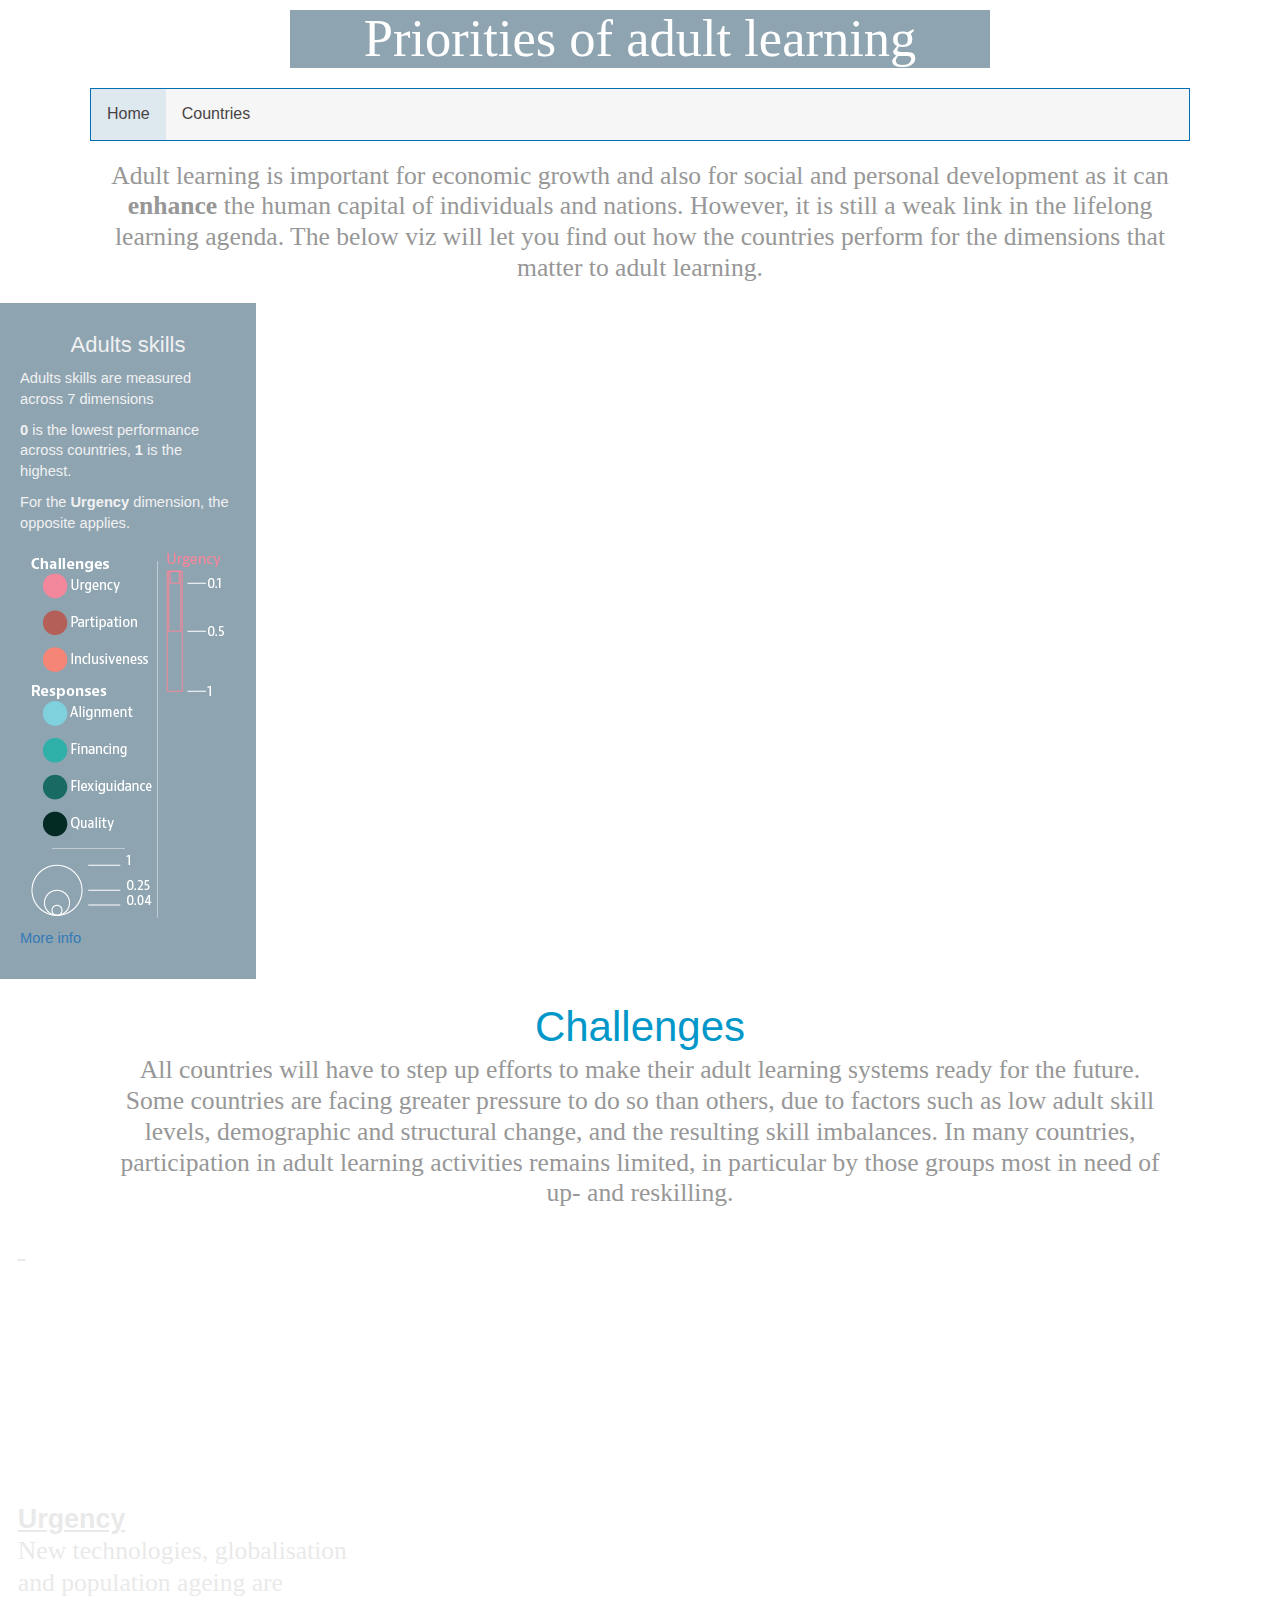
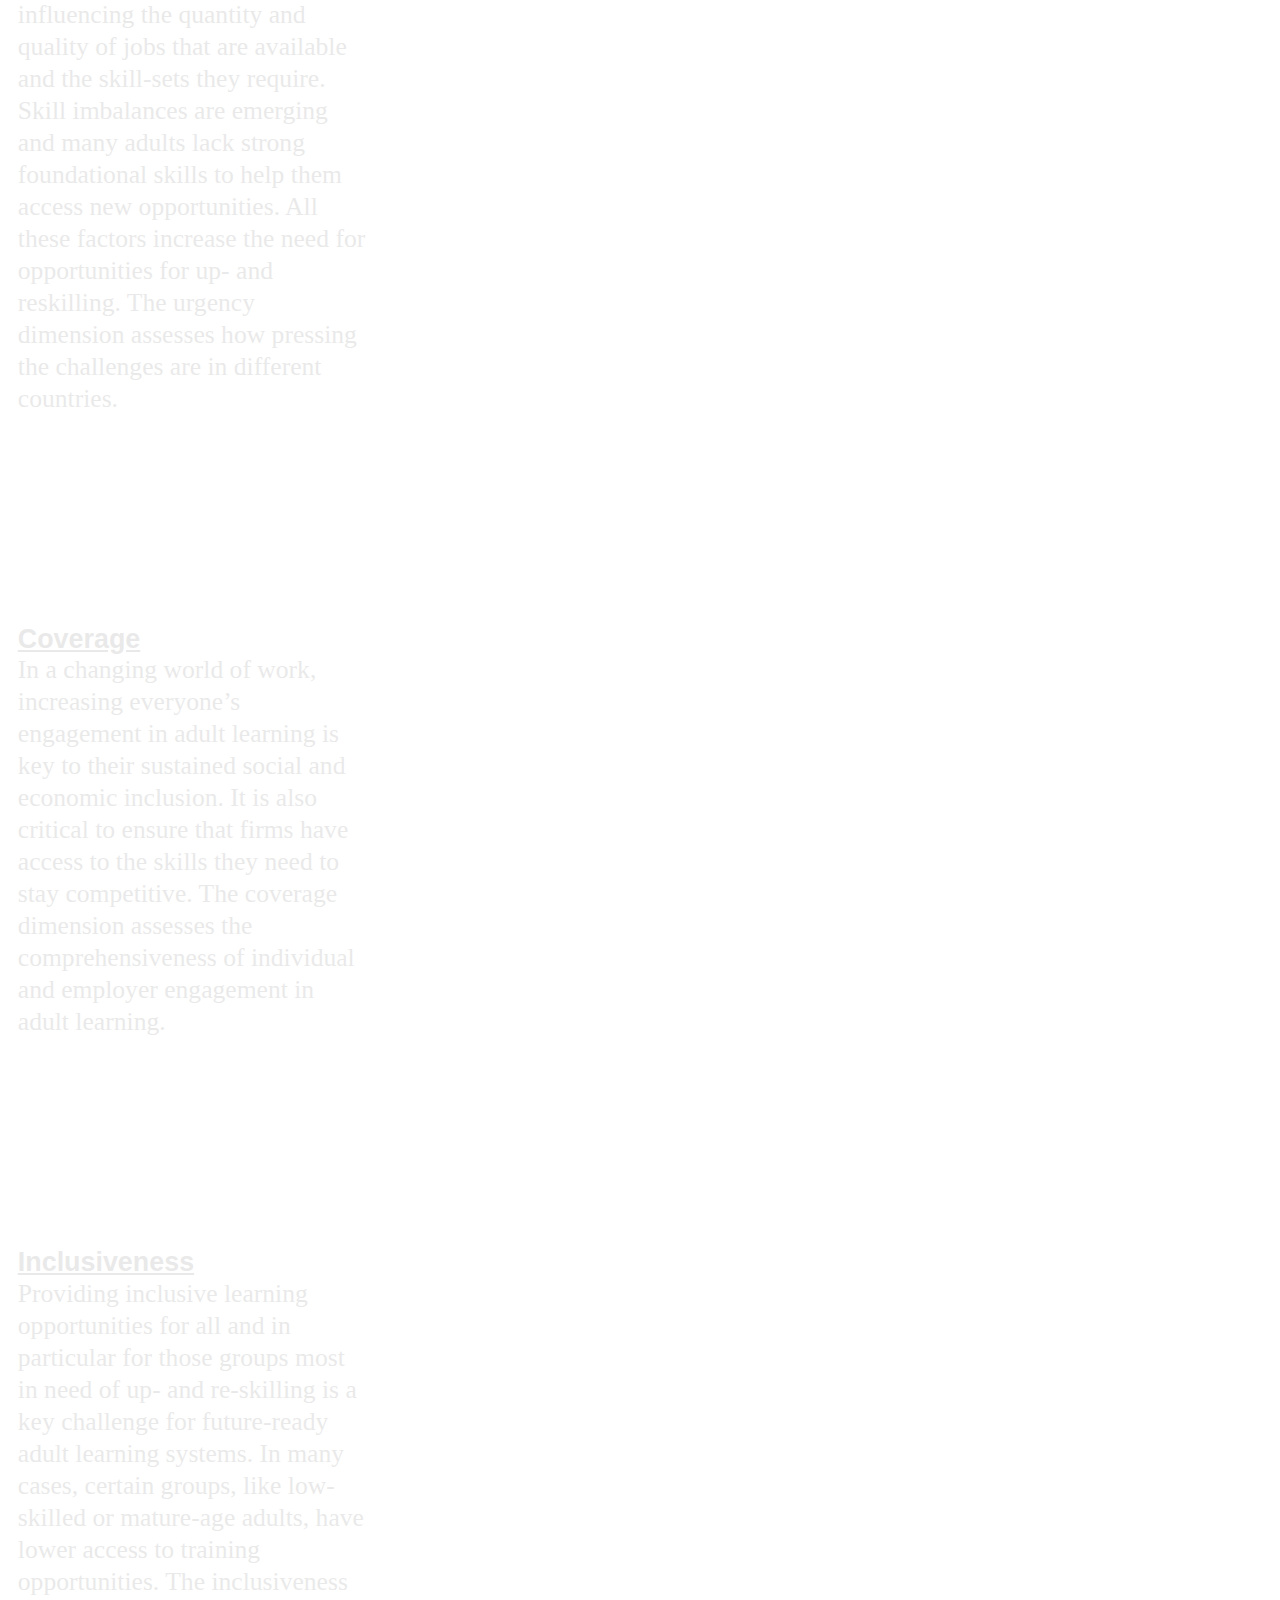
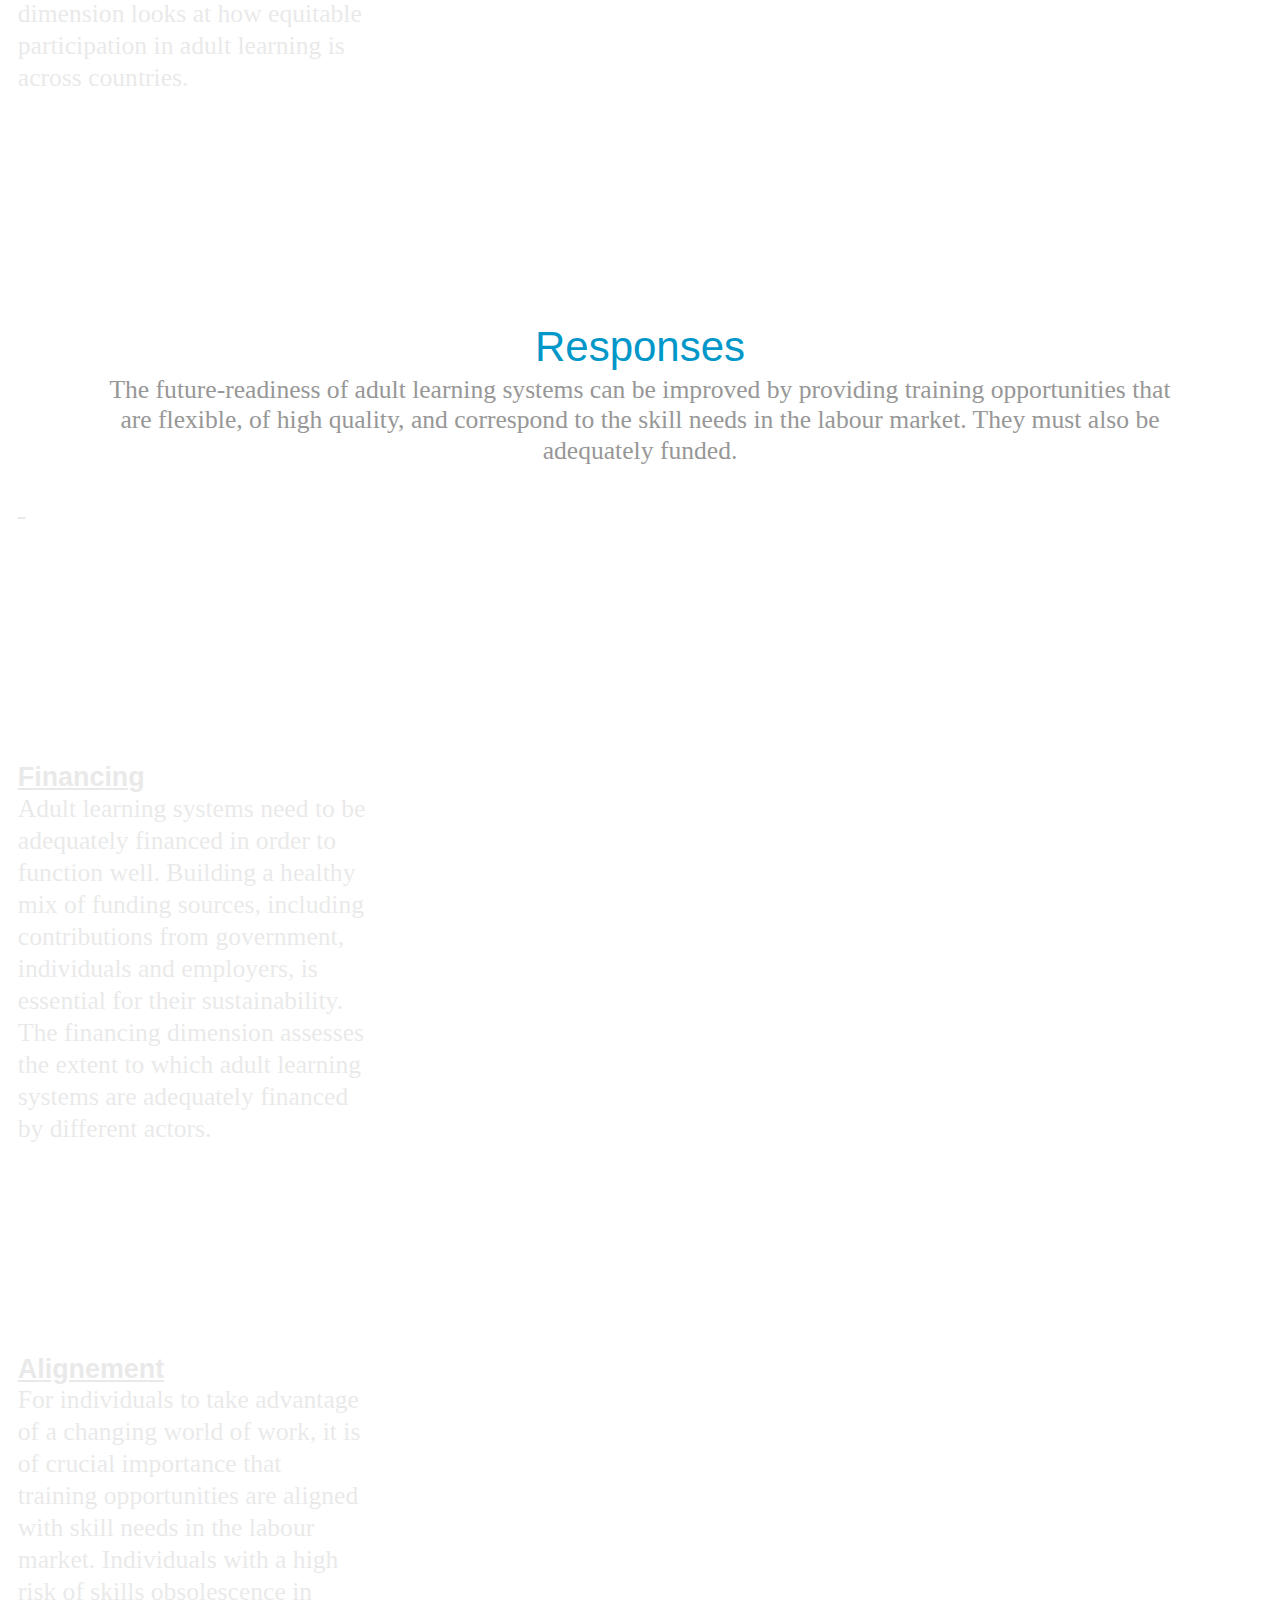
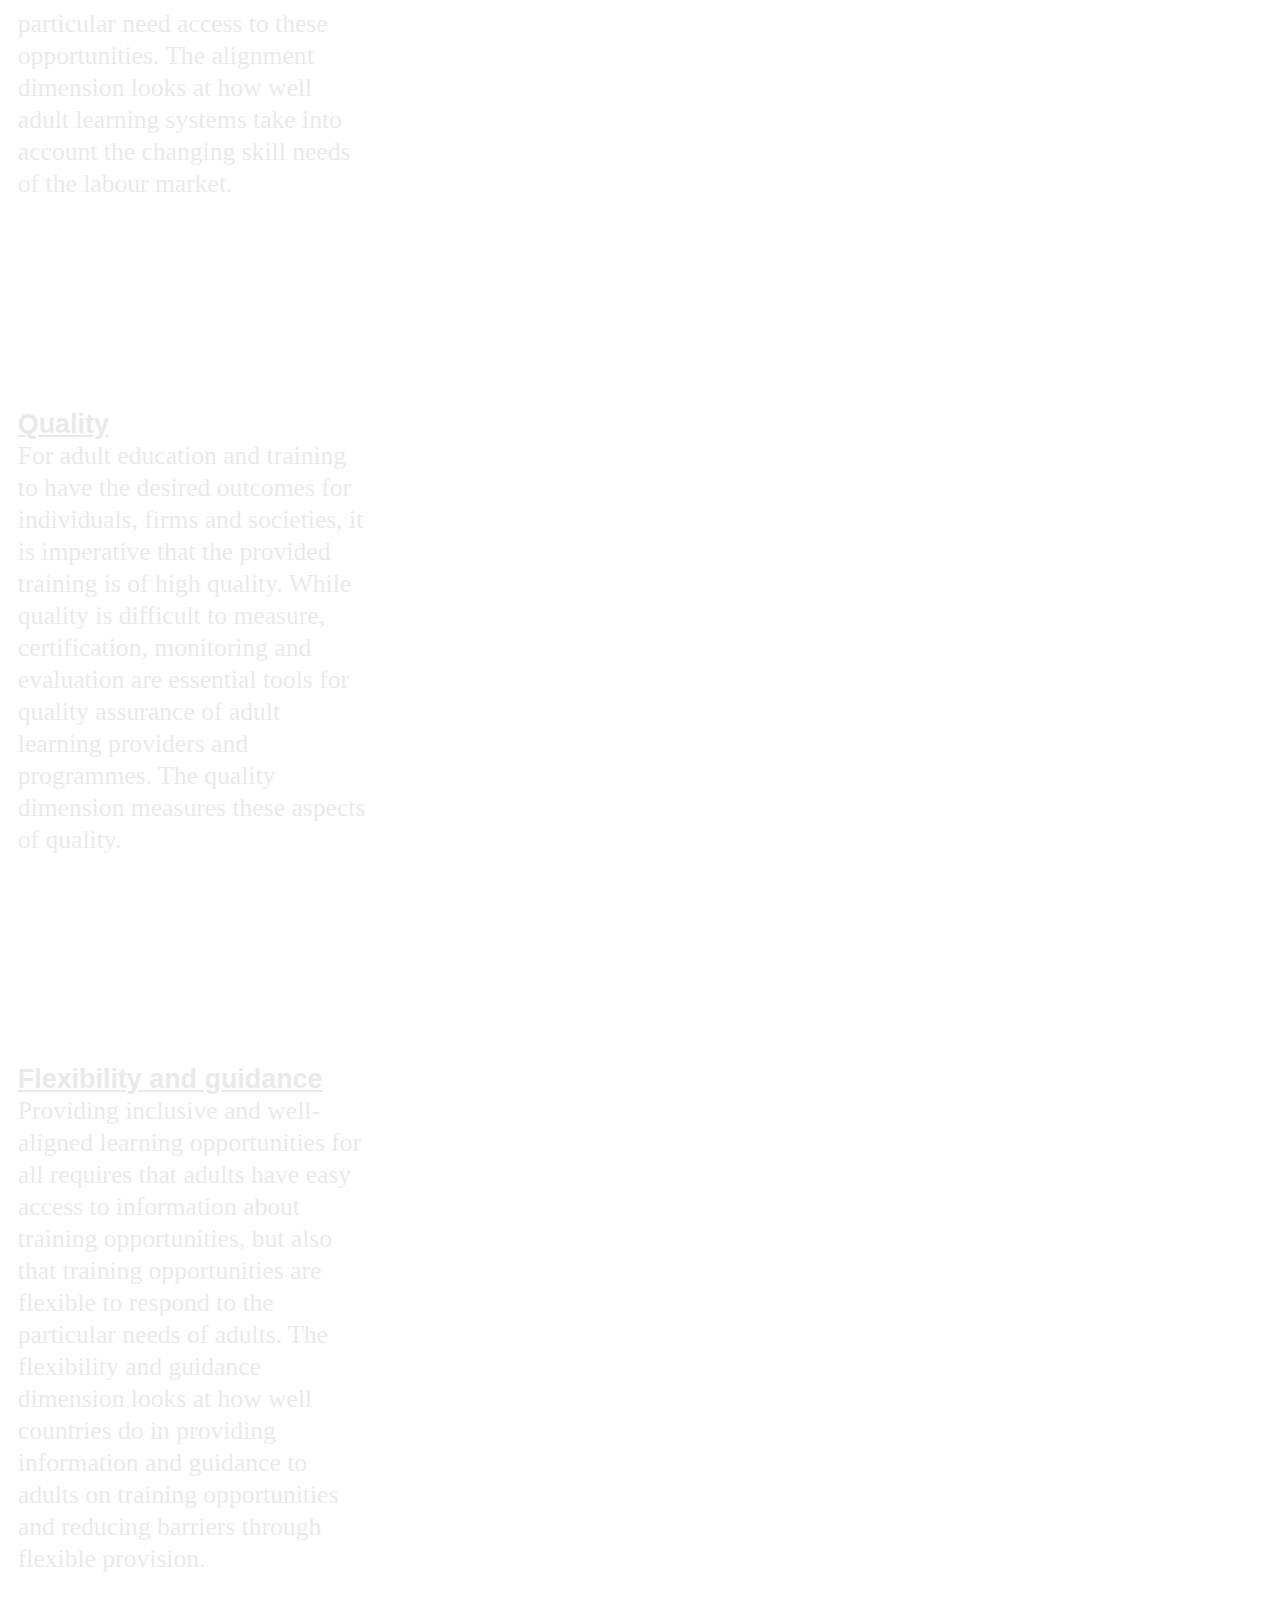
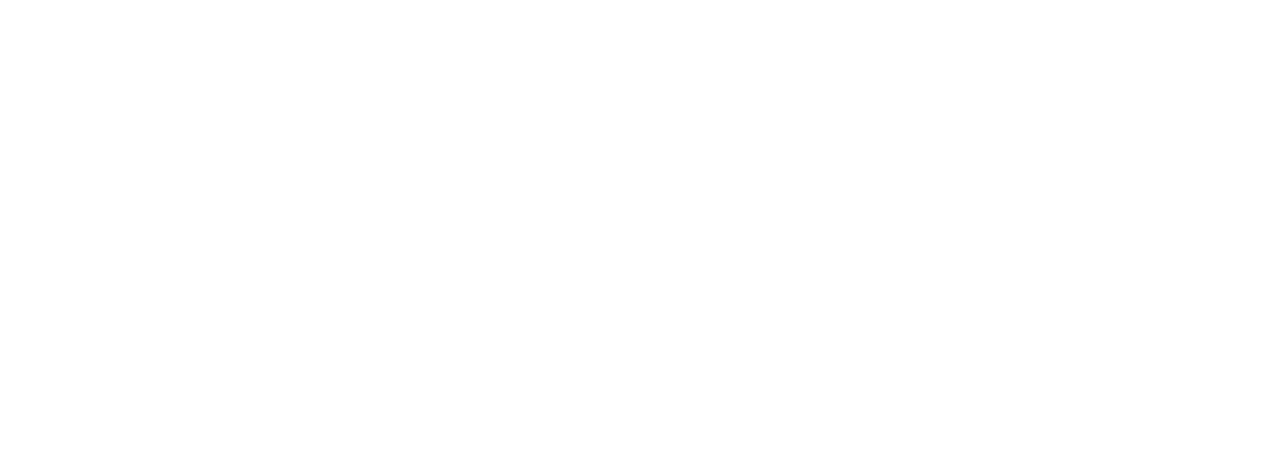
<file: index.html>
<!doctype html>
<html>
	<head>
		<!--The browser can use non-English-language characters (...kind of) -->
		<meta name="viewport" content="width=device-width, initial-scale=1">
		<script src="libs/d3.v4.min.js"></script>
		<script src="libs/d3.v4.jetpack.min.js"></script>
		<script src="libs/d3-scale-chromatic.v1.min.js"></script>
		<script src="libs/d3-queue.v3.min.js"></script>
		<script src="libs/graph-scroll.js"></script>
		<script src="js/wrapText.js"></script>
    <link rel="stylesheet" href="https://maxcdn.bootstrapcdn.com/bootstrap/3.3.7/css/bootstrap.min.css">
    <script src="https://ajax.googleapis.com/ajax/libs/jquery/3.3.1/jquery.min.js"></script>
    <script src="https://maxcdn.bootstrapcdn.com/bootstrap/3.3.7/js/bootstrap.min.js"></script>
    <link rel="stylesheet" href="style.css" rel="stylesheet">  
		<meta charset="utf-8">
		<style></style>
	</head>
	<body>
		<h1>Priorities of adult learning</h1>
		<br/>    <!-- Tab links -->
  <div class="tab">
    <button class="tablinks"  id="defaultOpen" onclick="openTabs(event, 'scrollView')">Home</button>
    <button class="tablinks" id="countryStatsView" onclick="openTabs(event, 'countryView')">Countries</button>
  </div>
    <br/>
		<div class="paragraph">Adult learning is important for economic growth and also for social and personal development as it can <b>enhance</b> the human capital of individuals and nations. However, it is still a weak link in the lifelong learning agenda. The below viz will let you find out how the countries perform for the dimensions that matter to adult learning.</div>
		</div>
		<br/>


    <div id="scrollView"  class="tabcontent">
  		<div id="wrapper">
  			<div id="legend">
  				<h1>Adults skills</h1>
  				<p>Adults skills are measured across 7 dimensions </p>
  				<p><b>0</b> is the lowest performance across countries, <b>1</b> is the highest.</p> 
          <p>For the <b>Urgency</b> dimension, the opposite applies.</p>
  				<img id="imgLegend" src="Legend.png" height="384px" width="224px" />
          <br/>	
          <p><a href="https://www.oecd.org" target="_blank">More info</a></p>
  			</div>
  			<div id="chart"></div>
  		</div>
  		<br/>	
  		<h2>Challenges</h2>
  		<div class="paragraph">All countries will have to step up efforts to make their adult learning systems ready for the future. Some countries are facing greater pressure to do so than others, due to factors such as low adult skill levels, demographic and structural change, and the resulting skill imbalances. In many countries, participation in adult learning activities remains limited, in particular by those groups most in need of up- and reskilling.  
      </div>
      <br/>
   		<div id='container' class='container-1'>
        <div id="challengesChart"></div>
        <div id='sections'>
          <div>
            <h3>&nbsp;</h3>
            <span class="def">&nbsp;
          </div>
      		<div>
        			<h3>Urgency</h3>
        			<span class="def">New technologies, globalisation and population ageing are influencing the quantity and quality of jobs that are available and the skill-sets they require. Skill imbalances are emerging and many adults lack strong foundational skills to help them access new opportunities. All these factors increase the need for opportunities for up- and reskilling. The urgency dimension assesses how pressing the challenges are in different countries.
        			</span>
       			
      		</div>
      		<div>
        			<h3>Coverage</h3>
        			<span class="def">In a changing world of work, increasing everyone’s engagement in adult learning is key to their sustained social and economic inclusion. It is also critical to ensure that firms have access to the skills they need to stay competitive. The coverage dimension assesses the comprehensiveness of individual and employer engagement in adult learning.
        			</span>
      		</div>
      		<div>
        			<h3>Inclusiveness</h3>
        			<span class="def">Providing inclusive learning opportunities for all and in particular for those groups most in need of up- and re-skilling is a key challenge for future-ready adult learning systems. In many cases, certain groups, like low-skilled or mature-age adults, have lower access to training opportunities. The inclusiveness dimension looks at how equitable participation in adult learning is across countries. 
        			</span>
        		</div>
          </div>
        </div>
        <br/>
  		  <h2>Responses</h2>
          <div class="paragraph">The future-readiness of adult learning systems can be improved by providing training opportunities that are flexible, of high quality, and correspond to the skill needs in the labour market. They must also be adequately funded.</div>
          <br/>
  		    <div id='container2' class='container-2'>
        		<div id="responsesChart"></div>
        		<div id='sections2'>
              <div>
                  <h3>&nbsp;</h3>
                  <span class="def">&nbsp;
              </div>
          		<div>
            			<h3>Financing</h3>
            			<span class="def">Adult learning systems need to be adequately financed in order to function well. Building a healthy mix of funding sources, including contributions from government, individuals and employers, is essential for their sustainability. The financing dimension assesses the extent to which adult learning systems are adequately financed by different actors. 
            			</span>
          		</div>
          		<div>
            			<h3>Alignement</h3>
            			<span class="def">For individuals to take advantage of a changing world of work, it is of crucial importance that training opportunities are aligned with skill needs in the labour market. Individuals with a high risk of skills obsolescence in particular need access to these opportunities. The alignment dimension looks at how well adult learning systems take into account the changing skill needs of the labour market.
            			</span>
            		</div>
          		<div>
            			<h3>Quality</h3>
            			<span class="def">For adult education and training to have the desired outcomes for individuals, firms and societies, it is imperative that the provided training is of high quality. While quality is difficult to measure, certification, monitoring and evaluation are essential tools for quality assurance of adult learning providers and programmes. The quality dimension measures these aspects of quality. 
            			</span>
            		</div>
          		<div>
            			<h3>Flexibility and guidance</h3>
            			<span class="def">Providing inclusive and well-aligned learning opportunities for all requires that adults have easy access to information about training opportunities, but also that training opportunities are flexible to respond to the particular needs of adults. The flexibility and guidance dimension looks at how well countries do in providing information and guidance to adults on training opportunities and reducing barriers through flexible provision. 
            			</span>
            		</div>
              </div>
            </div>
    </div>
    <div id="countryView"  class="tabcontent">
      <div id="Country_sel">
        <div class="dropdown_text">See the detailled statistics about a country: </div>
        <select id="country_dropdown" onchange="loopOverIndicators(alignment,financing,flexiguidance,inclusiveness,participation,quality,urgency)">
             <option value="-"> - </option>
             <option value="Australia" selected="selected">Australia</option>
             <option value="Austria" >Austria</option>
             <option value="Belgium" >Belgium</option>
             <option value="Canada" >Canada</option>
             <option value="Chile" >Chile</option>
             <option value="Czech Republic" >Czech Republic</option>
             <option value="Denmark" >Denmark</option>
             <option value="Estonia" >Estonia</option>
             <option value="Finland" >Finland</option>
             <option value="France" >France</option>
             <option value="Germany" >Germany</option>
             <option value="Greece" >Greece</option>
             <option value="Hungary" >Hungary</option>
             <option value="Ireland" >Ireland</option>
             <option value="Israel" >Israel</option>
             <option value="Italy" >Italy</option>
             <option value="Japan" >Japan</option>
             <option value="Korea" >Korea</option>
             <option value="Latvia" >Latvia</option>
             <option value="Lithuania" >Lithuania</option>
             <option value="Luxembourg" >Luxembourg</option>
             <option value="Netherlands" >Netherlands</option>
             <option value="New Zealand"" >New Zealand</option>
             <option value="Norway" >Norway</option>
             <option value="Poland" >Poland</option>
             <option value="Portugal" >Portugal</option>
             <option value="Slovak Republic" >Slovak Republic</option>
             <option value="Slovenia" >Slovenia</option>
             <option value="Spain" >Spain</option>
             <option value="Sweden" >Sweden</option>
             <option value="Switzerland" >Switzerland</option>
             <option value="Turkey" >Turkey</option>
             <option value="United Kingdom" >United Kingdom</option>
             <option value="United States" >United States</option>
        <!--</optgroup>-->
        </select>
      </div>
    
      <!--
        *******************************************************
        ************Indicators' List*********************
        *******************************************************
      -->
    
      <!--*******************************************    
        ************ Challenges *********************
        *********************************************
      -->
      <div id="Challenges">
        <!------------->
        <!-- Urgency -->
        <!------------->
        <div class="dimTitle" id="UrgencyTitle" data-toggle="collapse"  href="#collapseUrgency">Urgency <span class="hint">Click to expand/collapse</span></div>
        <div class="indicatorPres introChart">
          <div id="title_Urgency" class="indicTitle">
          </div>
          <div id="chart_Urgency" class="indicChart">
          </div>
        </div>
        <div id="collapseUrgency" class="panel-collapse collapse">
          <div class="indicatorPres">
            <div id="title_1_1_1" class="indicTitle">
            </div>
            <div id="chart_1_1_1" class="indicChart">
            </div>
          </div>
          <div class="indicatorPres">
            <div id="title_1_1_2" class="indicTitle">
            </div>
            <div id="chart_1_1_2" class="indicChart">
            </div>
          </div>
          <div class="indicatorPres">
            <div id="title_1_2_1" class="indicTitle">
            </div>
            <div id="chart_1_2_1" class="indicChart">
            </div>
          </div>
          <div class="indicatorPres">
            <div id="title_1_2_2" class="indicTitle">
            </div>
            <div id="chart_1_2_2" class="indicChart">
            </div>
          </div>
          <div class="indicatorPres">
            <div id="title_1_3_1" class="indicTitle">
            </div>
            <div id="chart_1_3_1" class="indicChart">
            </div>
          </div>
          <div class="indicatorPres">
            <div id="title_1_3_2" class="indicTitle">
            </div>
            <div id="chart_1_3_2" class="indicChart">
            </div>
          </div>
          <div class="indicatorPres">
            <div id="title_1_4_1" class="indicTitle">
            </div>
            <div id="chart_1_4_1" class="indicChart">
            </div>
          </div>
          <div class="indicatorPres">
            <div id="title_1_4_2" class="indicTitle">
            </div>
            <div id="chart_1_4_2" class="indicChart">
            </div>
          </div>
          <div class="indicatorPres">
            <div id="title_1_4_3" class="indicTitle">
            </div>
            <div id="chart_1_4_3" class="indicChart">
            </div>
          </div>
        </div>


        <!------------------->
        <!-- Participation -->
        <!------------------->
        <div class="dimTitle" id="CoverageTitle" data-toggle="collapse"  href="#collapseCoverage">Coverage <span class="hint">Click to expand/collapse</span></div>
        <div class="indicatorPres introChart">
          <div id="title_Coverage" class="indicTitle">
          </div>
          <div id="chart_Coverage" class="indicChart">
          </div>
        </div>
        <div id="collapseCoverage" class="panel-collapse collapse">
          <div class="indicatorPres">
            <div id="title_3_1_1" class="indicTitle">
            </div>
            <div id="chart_3_1_1" class="indicChart">
            </div>
          </div>
          <div class="indicatorPres">
            <div id="title_3_1_2" class="indicTitle">
            </div>
            <div id="chart_3_1_2" class="indicChart">
            </div>
          </div>
          <div class="indicatorPres">
            <div id="title_3_1_3" class="indicTitle">
            </div>
            <div id="chart_3_1_3" class="indicChart">
            </div>
          </div>
          <div class="indicatorPres">
            <div id="title_3_2_1" class="indicTitle">
            </div>
            <div id="chart_3_2_1" class="indicChart">
            </div>
          </div>
          <div class="indicatorPres">
            <div id="title_3_2_2" class="indicTitle">
            </div>
            <div id="chart_3_2_2" class="indicChart">
            </div>
          </div>
          <div class="indicatorPres">
            <div id="title_3_3_3" class="indicTitle">
            </div>
            <div id="chart_3_3_3" class="indicChart">
            </div>
          </div>
          <div class="indicatorPres">
            <div id="title_3_4_3" class="indicTitle">
            </div>
            <div id="chart_3_4_3" class="indicChart">
            </div>
          </div>
        </div>
        <!------------------->
        <!-- Inclusiveness -->
        <!------------------->
        <div class="dimTitle" id="InclusivenessTitle" data-toggle="collapse"  href="#collapseInclusiveness">Inclusiveness <span class="hint">Click to expand/collapse</span></div>
        <div class="indicatorPres introChart">
          <div id="title_Inclusiveness" class="indicTitle">
          </div>
          <div id="chart_Inclusiveness" class="indicChart">
          </div>
        </div>
        <div id="collapseInclusiveness" class="panel-collapse collapse">
          <div class="indicatorPres">
            <div id="title_4_1_1" class="indicTitle">
            </div>
            <div id="chart_4_1_1" class="indicChart">
            </div>
          </div>
          <div class="indicatorPres">
            <div id="title_4_1_2" class="indicTitle">
            </div>
            <div id="chart_4_1_2" class="indicChart">
            </div>
          </div>
          <div class="indicatorPres">
            <div id="title_4_1_3" class="indicTitle">
            </div>
            <div id="chart_4_1_3" class="indicChart">
            </div>
          </div>
          <div class="indicatorPres">
            <div id="title_4_1_4" class="indicTitle">
            </div>
            <div id="chart_4_1_4" class="indicChart">
            </div>
          </div>
          <div class="indicatorPres">
            <div id="title_4_2_1" class="indicTitle">
            </div>
            <div id="chart_4_2_1" class="indicChart">
            </div>
          </div>
          <div class="indicatorPres">
            <div id="title_4_2_2" class="indicTitle">
            </div>
            <div id="chart_4_2_2" class="indicChart">
            </div>
          </div>
          <div class="indicatorPres">
            <div id="title_4_2_3" class="indicTitle">
            </div>
            <div id="chart_4_2_3" class="indicChart">
            </div>
          </div>
          <div class="indicatorPres">
            <div id="title_4_2_4" class="indicTitle">
            </div>
            <div id="chart_4_2_4" class="indicChart">
            </div>
          </div>
        </div>
      </div>


      <!--*******************************************    
        ************ Responses *********************
        *********************************************
      -->
      <div id="Responses">

        <!------------->
        <!-- Financing -->
        <!------------->
        <div class="dimTitle" id="FinancingTitle" data-toggle="collapse"  href="#collapseFinancing">Financing <span class="hint">Click to expand/collapse</span></div>
        <div class="indicatorPres introChart">
          <div id="title_Financing" class="indicTitle">
          </div>
          <div id="chart_Financing" class="indicChart">
          </div>
        </div>
        <div id="collapseFinancing" class="panel-collapse collapse">
          <div class="indicatorPres">
            <div id="title_2_1_1" class="indicTitle">
            </div>
            <div id="chart_2_1_1" class="indicChart">
            </div>
          </div>
          <div class="indicatorPres">
            <div id="title_2_1_2" class="indicTitle">
            </div>
            <div id="chart_2_1_2" class="indicChart">
            </div>
          </div>
          <div class="indicatorPres">
            <div id="title_2_2_1" class="indicTitle">
            </div>
            <div id="chart_2_2_1" class="indicChart">
            </div>
          </div>
          <div class="indicatorPres">
            <div id="title_2_2_2" class="indicTitle">
            </div>
            <div id="chart_2_2_2" class="indicChart">
            </div>
          </div>
          <div class="indicatorPres">
            <div id="title_2_2_3" class="indicTitle">
            </div>
            <div id="chart_2_2_3" class="indicChart">
            </div>
          </div>
          <div class="indicatorPres">
            <div id="title_2_3_1" class="indicTitle">
            </div>
            <div id="chart_2_3_1" class="indicChart">
            </div>
          </div>
          <div class="indicatorPres">
            <div id="title_2_3_2" class="indicTitle">
            </div>
            <div id="chart_2_3_2" class="indicChart">
            </div>
          </div>
        </div>
        <!------------->
        <!-- Quality -->
        <!------------->
        <div class="dimTitle" id="QualityTitle" data-toggle="collapse"  href="#collapseQuality">Quality <span class="hint">Click to expand/collapse</span></div>
        <div class="indicatorPres introChart">
          <div id="title_Quality" class="indicTitle">
          </div>
          <div id="chart_Quality" class="indicChart">
          </div>
        </div>
        <div id="collapseQuality" class="panel-collapse collapse">
          <div class="indicatorPres">
            <div id="title_5_1_1" class="indicTitle">
            </div>
            <div id="chart_5_1_1" class="indicChart">
            </div>
          </div>
          <div class="indicatorPres">
            <div id="title_5_1_2" class="indicTitle">
            </div>
            <div id="chart_5_1_2" class="indicChart">
            </div>
          </div>
          <div class="indicatorPres">
            <div id="title_5_2_1" class="indicTitle">
            </div>
            <div id="chart_5_2_1" class="indicChart">
            </div>
          </div>
          <div class="indicatorPres">
            <div id="title_5_2_2" class="indicTitle">
            </div>
            <div id="chart_5_2_2" class="indicChart">
            </div>
          </div>
          <div class="indicatorPres">
            <div id="title_5_2_3" class="indicTitle">
            </div>
            <div id="chart_5_2_3" class="indicChart">
            </div>
          </div>
          <div class="indicatorPres">
            <div id="title_5_2_4" class="indicTitle">
            </div>
            <div id="chart_5_2_4" class="indicChart">
            </div>
          </div>
        </div>
        <!------------->
        <!-- Alignment -->
        <!------------->
        <div class="dimTitle" id="AlignmentTitle" data-toggle="collapse"  href="#collapseAlignment">Alignment <span class="hint">Click to expand/collapse</span></div>
        <div class="indicatorPres introChart">
          <div id="title_Alignment" class="indicTitle">
          </div>
          <div id="chart_Alignment" class="indicChart">
          </div>
        </div>
        <div id="collapseAlignment" class="panel-collapse collapse">
          <div class="indicatorPres">
            <div id="title_6_1_1" class="indicTitle">
            </div>
            <div id="chart_6_1_1" class="indicChart">
            </div>
          </div>
          <div class="indicatorPres">
            <div id="title_6_2_1" class="indicTitle">
            </div>
            <div id="chart_6_2_1" class="indicChart">
            </div>
          </div>
          <div class="indicatorPres">
            <div id="title_6_2_2" class="indicTitle">
            </div>
            <div id="chart_6_2_2" class="indicChart">
            </div>
          </div>
          <div class="indicatorPres">
            <div id="title_6_2_3" class="indicTitle">
            </div>
            <div id="chart_6_2_3" class="indicChart">
            </div>
          </div>
          <div class="indicatorPres">
            <div id="title_6_3_1" class="indicTitle">
            </div>
            <div id="chart_6_3_1" class="indicChart">
            </div>
          </div>
          <div class="indicatorPres">
            <div id="title_6_3_2" class="indicTitle">
            </div>
            <div id="chart_6_3_2" class="indicChart">
            </div>
          </div>
          <div class="indicatorPres">
            <div id="title_6_3_3" class="indicTitle">
            </div>
            <div id="chart_6_3_3" class="indicChart">
            </div>
          </div>
        </div>
        <!------------------->
        <!-- Participation -->
        <!------------------->
        <div class="dimTitle" id="FlexiguidanceTitle" data-toggle="collapse"  href="#collapseFlexiquidance">Flexiguidance <span class="hint">Click to expand/collapse</span></div>
        <div class="indicatorPres introChart">
          <div id="title_Flexiguidance" class="indicTitle">
          </div>
          <div id="chart_Flexiguidance" class="indicChart">
          </div>
        </div>
        <div id="collapseFlexiquidance" class="panel-collapse collapse">
          <div class="indicatorPres">
            <div id="title_7_1_1" class="indicTitle">
            </div>
            <div id="chart_7_1_1" class="indicChart">
            </div>
          </div>
          <div class="indicatorPres">
            <div id="title_7_1_2" class="indicTitle">
            </div>
            <div id="chart_7_1_2" class="indicChart">
            </div>
          </div>
          <div class="indicatorPres">
            <div id="title_7_2_1" class="indicTitle">
            </div>
            <div id="chart_7_2_1" class="indicChart">
            </div>
          </div>
          <div class="indicatorPres">
            <div id="title_7_2_2" class="indicTitle">
            </div>
            <div id="chart_7_2_2" class="indicChart">
            </div>
          </div>
        </div>
      </div>
    </div>


    <!--*****************************
      *****  Tooltip   *****
    *******************************-->
    <div id="indicTooltip" class="hidden">
              <p><span id="countryTooltip">All</span></p><Br/>

              <p><span id="indicTooltip">All</span></p>
              <p><span id="valueTooltip">All</span></p><Br/>

    </div>

	</body>

  <script src="js/openTabs.js"></script>
  <script src="js/scrollytelling.js"></script>
  <script src="js/pearlchart.js"></script>
  <script src="js/init.js"></script>
</html>
</file>
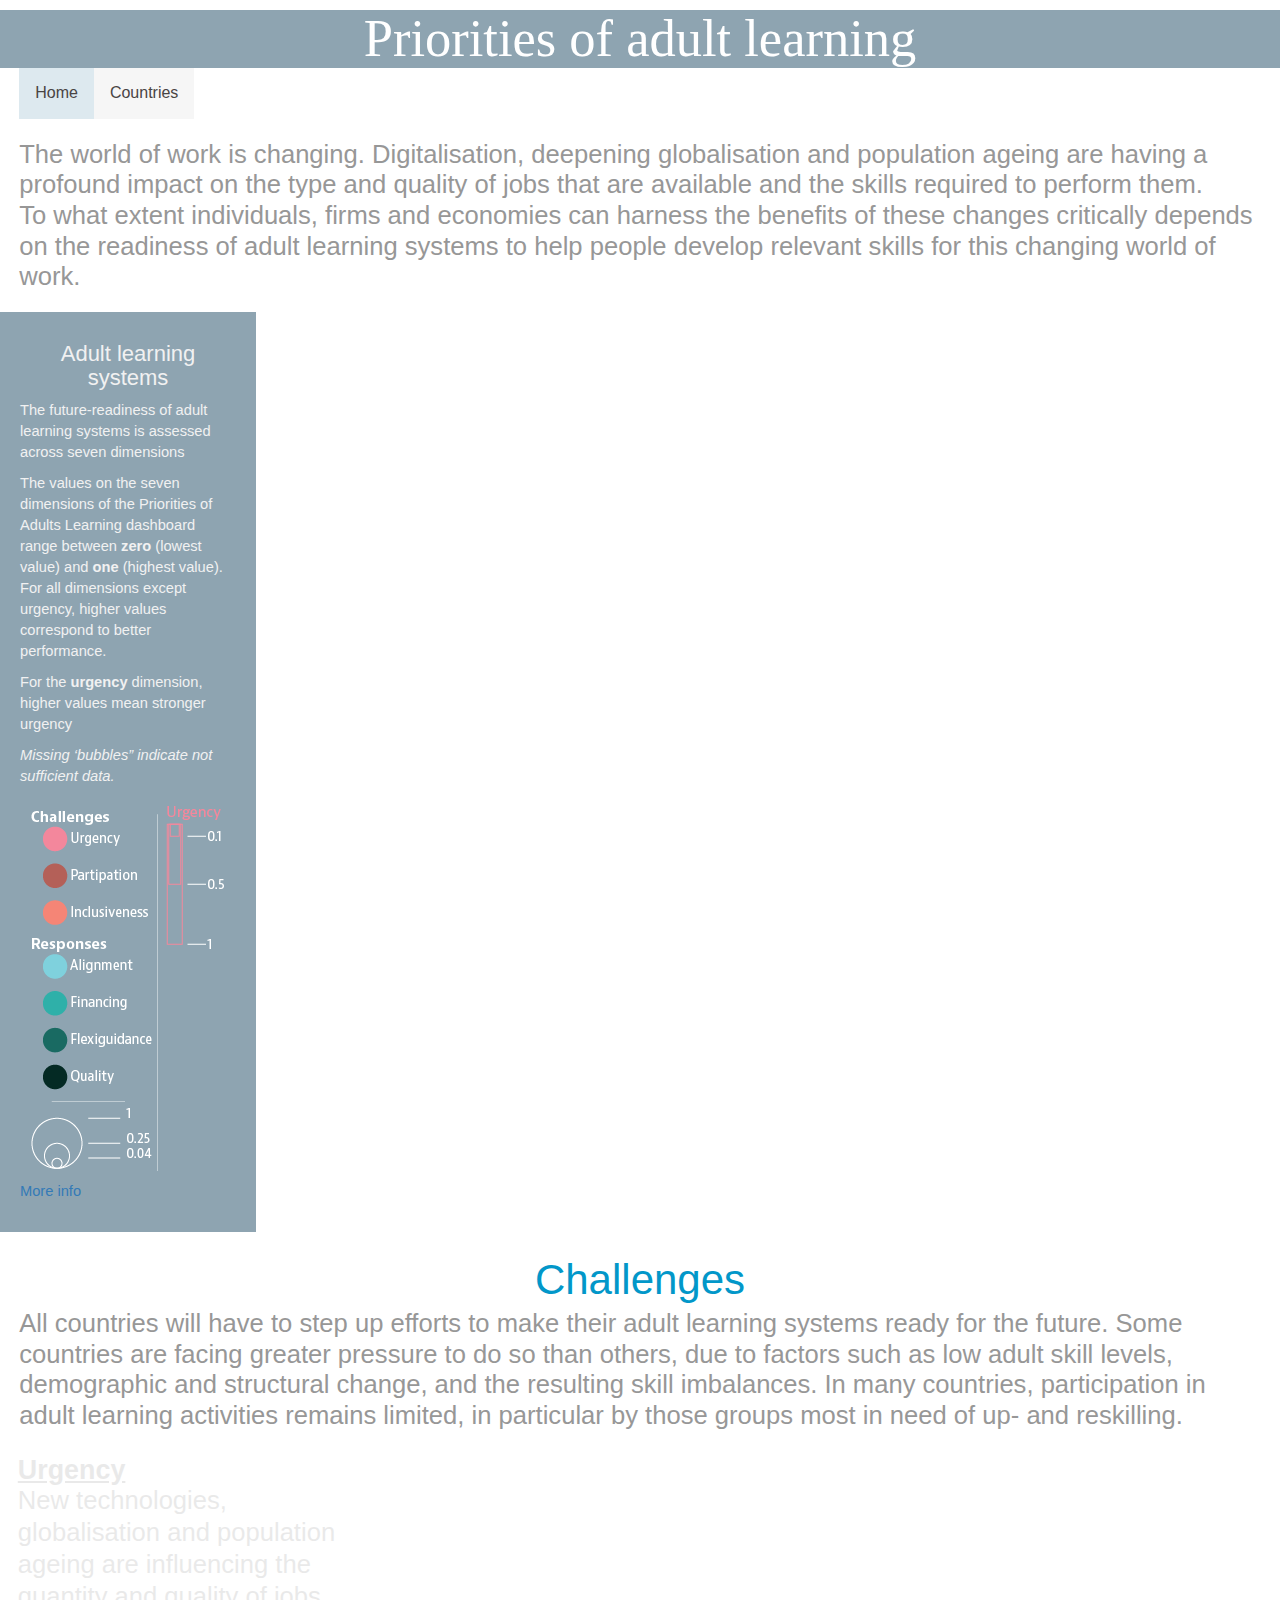
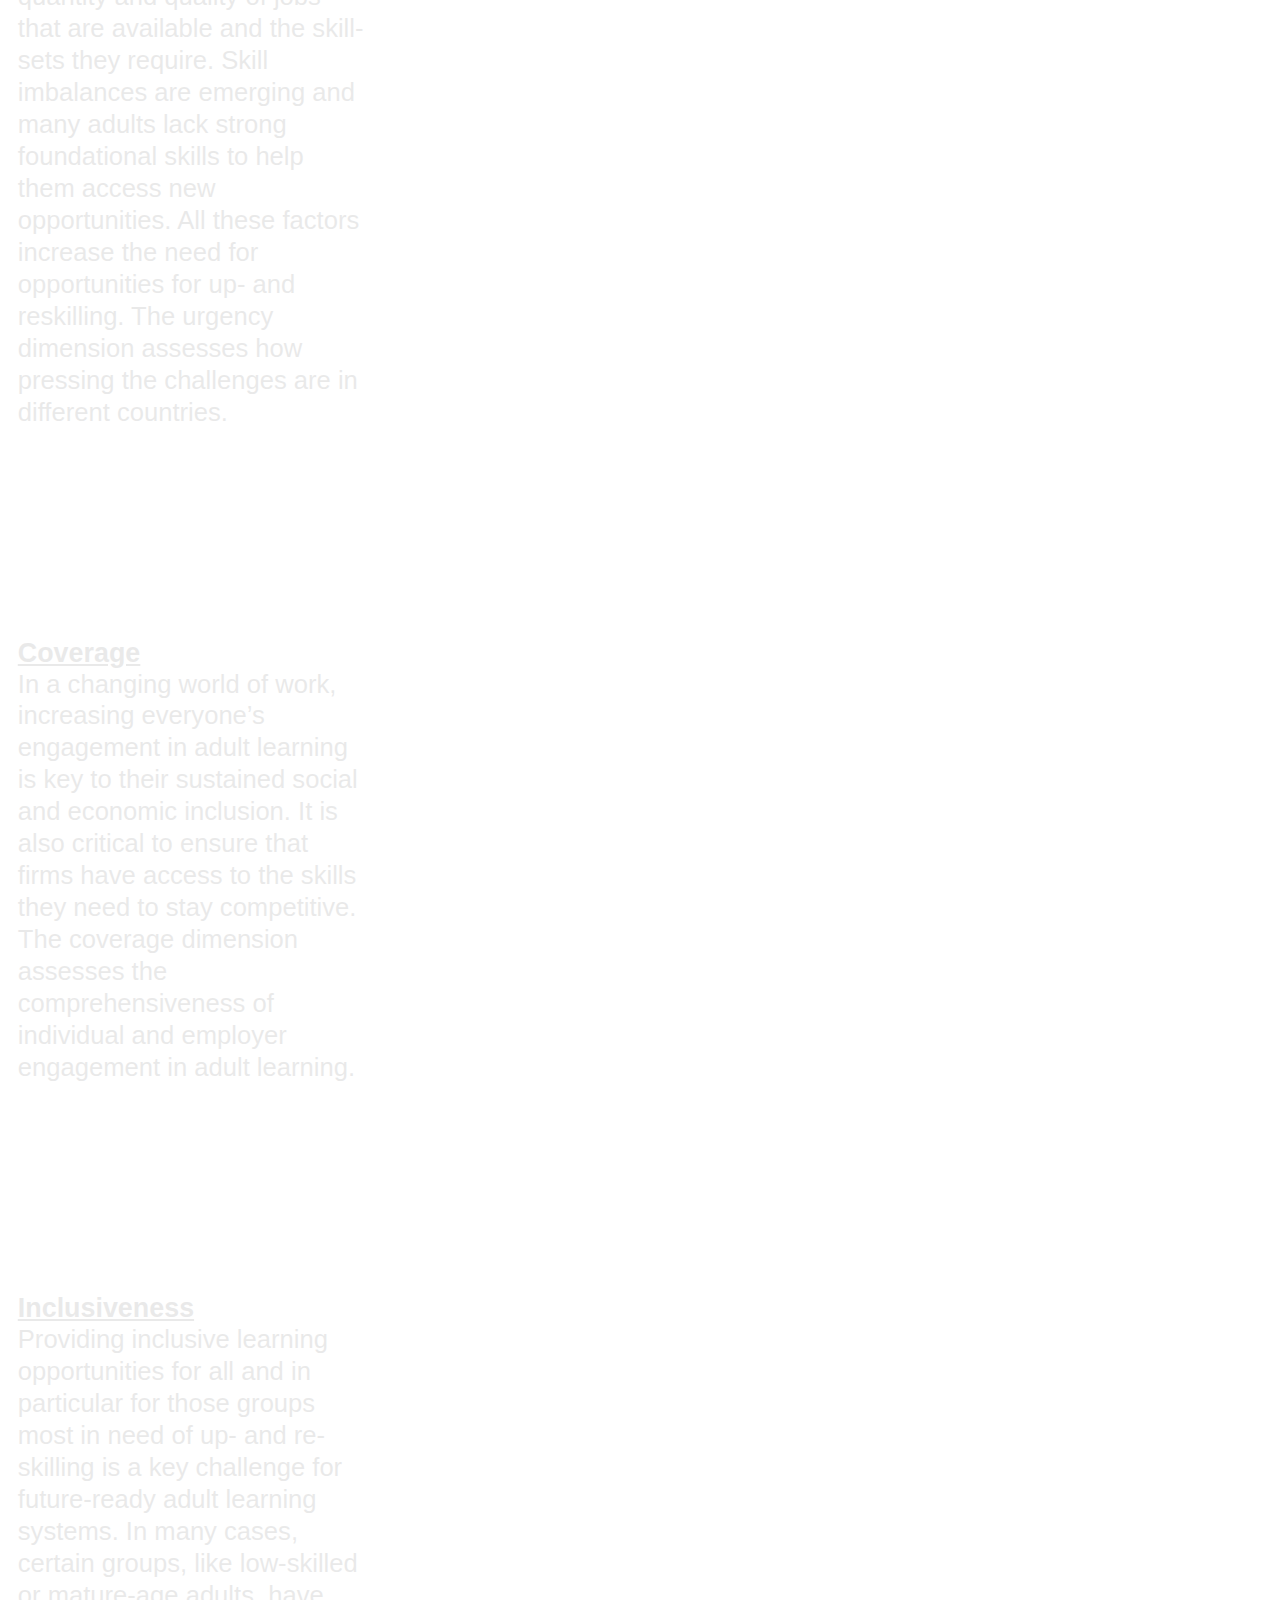
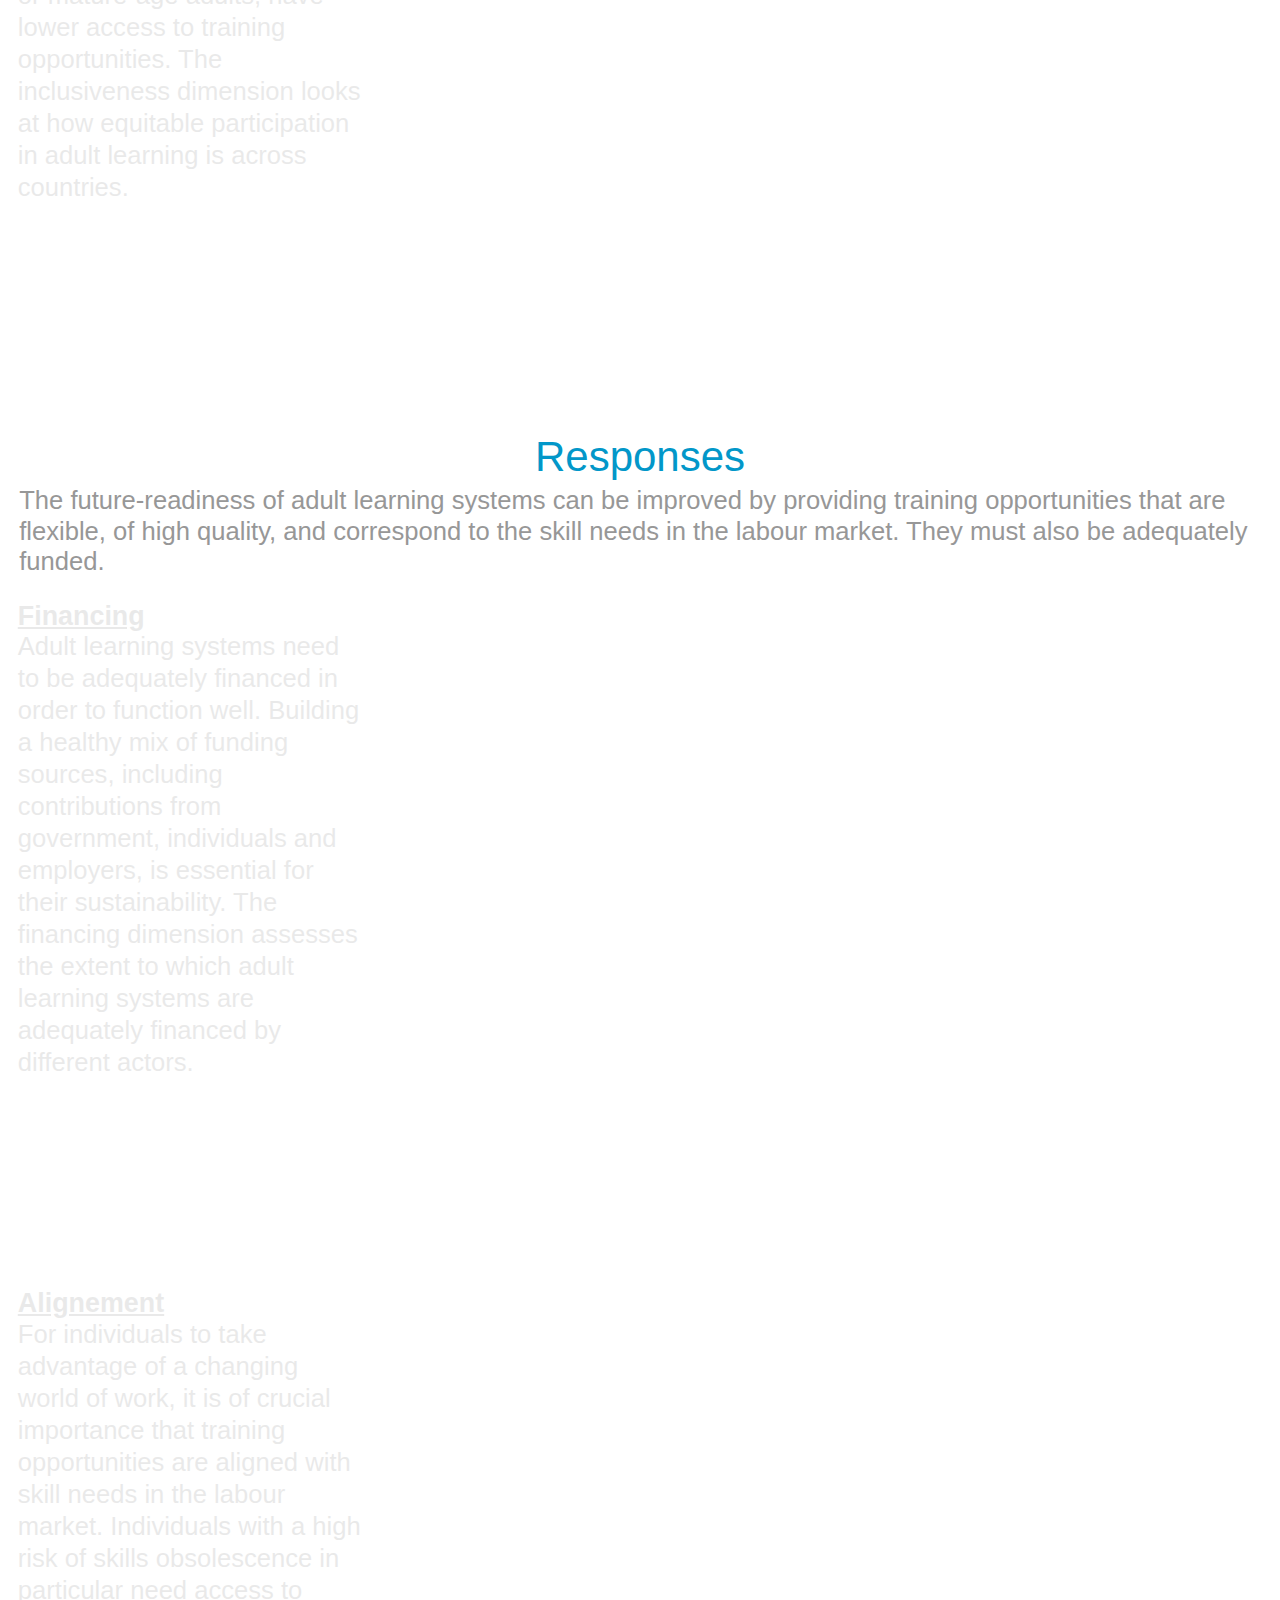
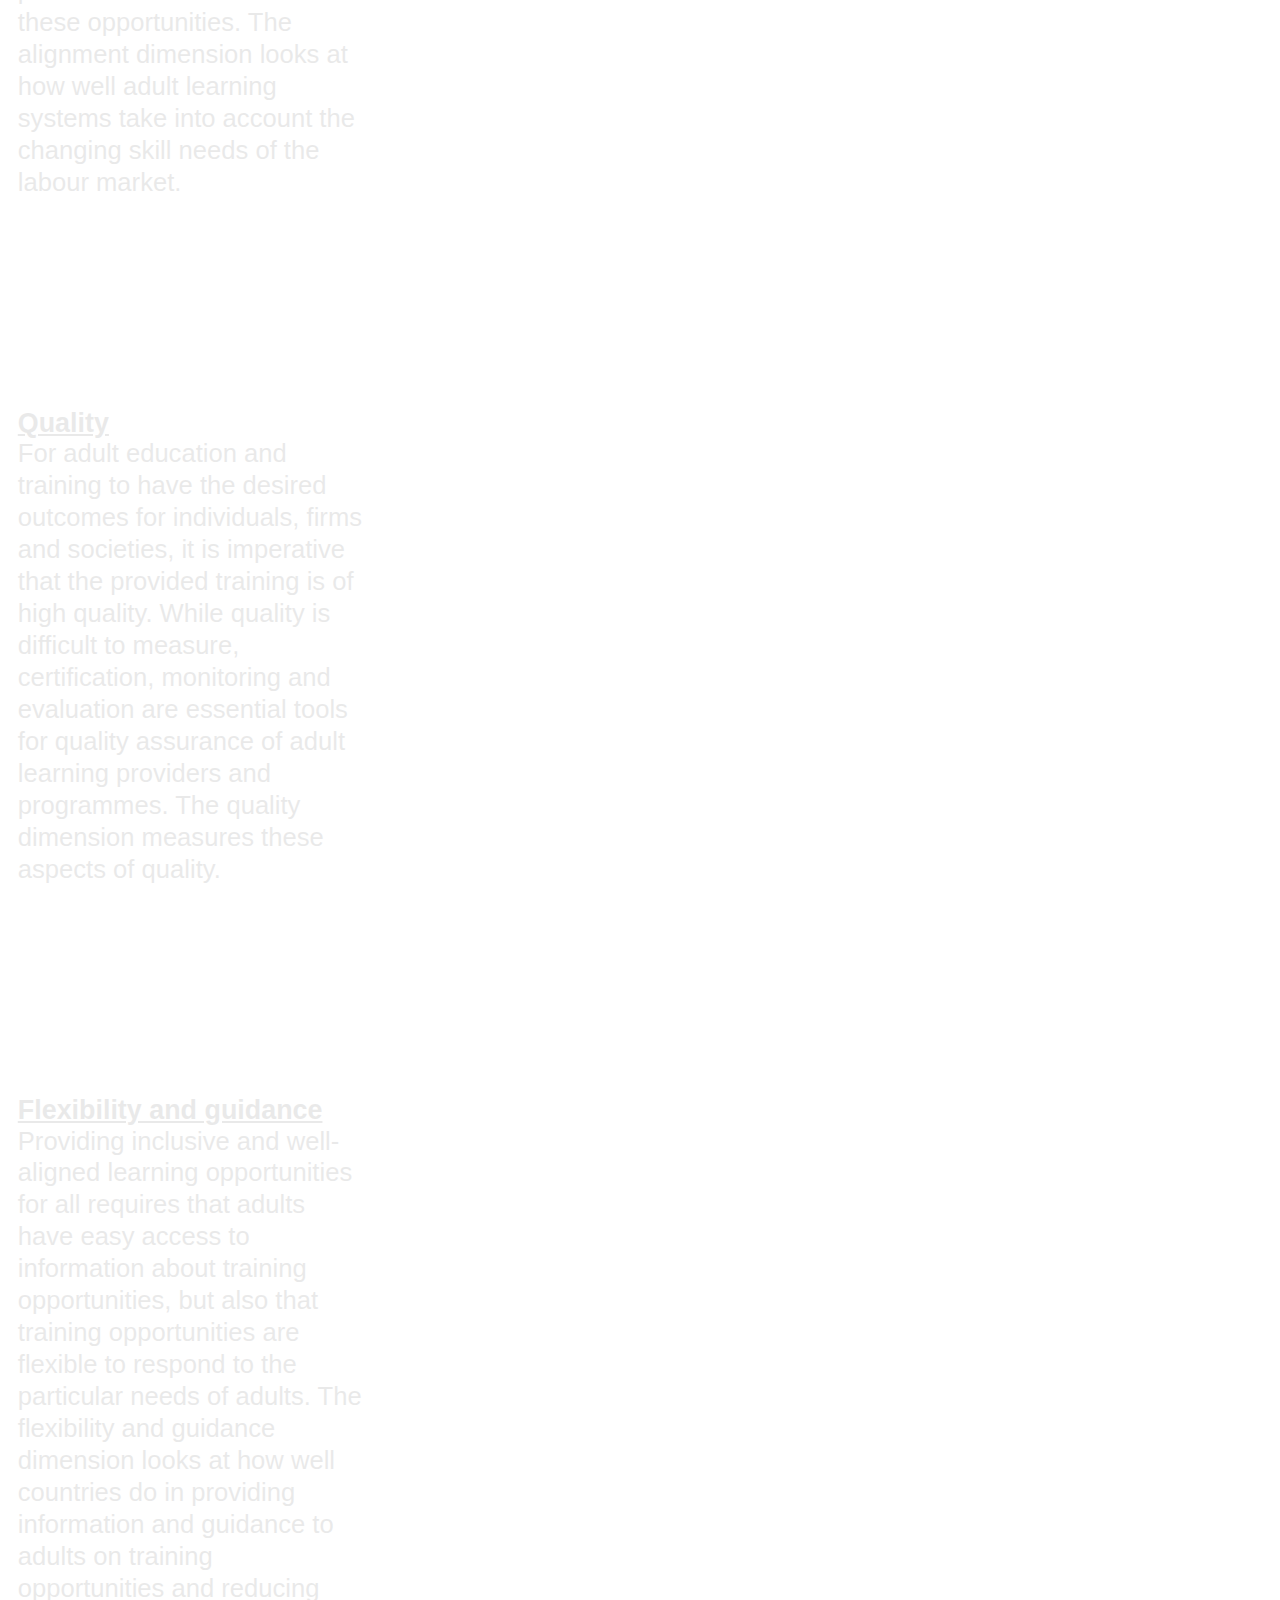
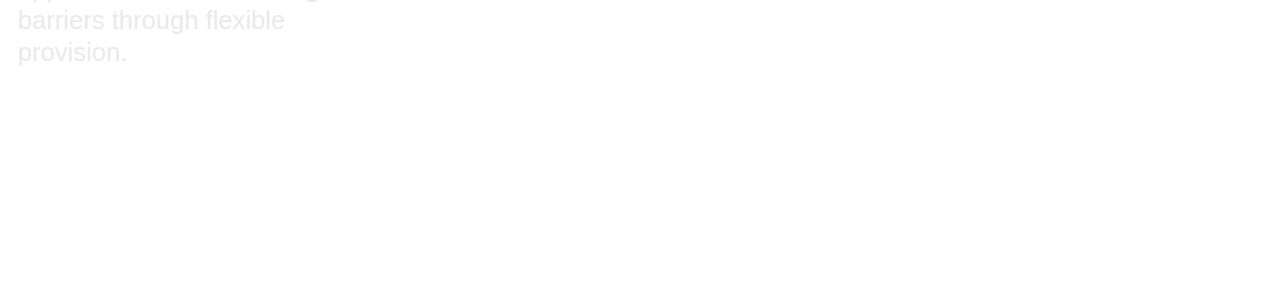
<file: v1.0/index.html>
<!doctype html>
<html>
	<head>
		<!--The browser can use non-English-language characters (...kind of) -->
		<meta name="viewport" content="width=device-width, initial-scale=1">
		<script src="libs/d3.v4.min.js"></script>
		<script src="libs/d3.v4.jetpack.min.js"></script>
		<script src="libs/d3-scale-chromatic.v1.min.js"></script>
		<script src="libs/d3-queue.v3.min.js"></script>
		<script src="libs/graph-scroll.js"></script>
		<script src="js/wrapText.js"></script>
    <link rel="stylesheet" href="https://maxcdn.bootstrapcdn.com/bootstrap/3.3.7/css/bootstrap.min.css">
    <script src="https://ajax.googleapis.com/ajax/libs/jquery/3.3.1/jquery.min.js"></script>
    <script src="https://maxcdn.bootstrapcdn.com/bootstrap/3.3.7/js/bootstrap.min.js"></script>
    <link rel="stylesheet" href="style.css" rel="stylesheet">  
		<meta charset="utf-8">
		<style></style>
	</head>
	<body>
		<h1>Priorities of adult learning</h1>
	   <!-- Tab links -->
    <div class="tab">
      <button class="tablinks"  id="defaultOpen" onclick="openTabs(event, 'scrollView')">Home</button>
      <button class="tablinks" id="countryStatsView" onclick="openTabs(event, 'countryView')">Countries</button>
    </div>
    <br/>
		<div class="paragraph">The world of work is changing. Digitalisation, deepening globalisation and population ageing are having a profound impact on the type and quality of jobs that are available and the skills required to perform them.</div><div class="paragraph"> To what extent individuals, firms and economies can harness the benefits of these changes critically depends on the readiness of adult learning systems to help people develop relevant skills for this changing world of work.
    </div>
     <!--<div class="paragraph">The PAL dashboard aims to facilitate cross-country comparisons on the future-readiness of adult learning systems. It presents a set of internationally comparable indicators along seven dimensions: <ul><li>i) urgency, </li><li>ii) coverage, </li><li>iii) inclusiveness, </li><li>iv) flexibility and guidance, </li><li>v) alignment with skill needs, </li><li>vi) training quality, and </li><li>vii) financing. The accompanying report “Getting Skills Right: Future-ready Adult Learning Systems”, which provides in-depth analysis of these dimensions.</li></ul> </div>-->
		<br/>


    <div id="scrollView"  class="tabcontent">
  		<div id="wrapper">
  			<div id="legend">
  				<h1>Adult learning systems</h1>
  				<p>The future-readiness of adult learning systems is assessed across seven  dimensions</p>
  				<p>The values on the seven dimensions of the Priorities of Adults Learning dashboard range between <b>zero</b> (lowest value) and <b>one</b> (highest value). For all dimensions except urgency, higher values correspond to better performance.</p>
          <p> For the <b>urgency</b> dimension, higher values mean stronger urgency</p> 
          <p><i>Missing ‘bubbles” indicate not sufficient data.</i></p>
  				<img id="imgLegend" src="Legend.png" height="384px" width="224px" />
          <br/>	
          <p><a href="https://www.oecd.org" target="_blank">More info</a></p>
  			</div>
  			<div id="chart"></div>
  		</div>
  		<br/>	
  		<h2>Challenges</h2>
  		<div class="paragraph">All countries will have to step up efforts to make their adult learning systems ready for the future. Some countries are facing greater pressure to do so than others, due to factors such as low adult skill levels, demographic and structural change, and the resulting skill imbalances. In many countries, participation in adult learning activities remains limited, in particular by those groups most in need of up- and reskilling.  
      </div>
      <br/>
   		<div id='container' class='container-1'>
        <div id="challengesChart"></div>
        <div id='sections'>
          <!--<div>
            <h3>&nbsp;</h3>
            <span class="def">&nbsp;
          </div>-->
      		<div>
        			<h3>Urgency</h3>
        			<span class="def">New technologies, globalisation and population ageing are influencing the quantity and quality of jobs that are available and the skill-sets they require. Skill imbalances are emerging and many adults lack strong foundational skills to help them access new opportunities. All these factors increase the need for opportunities for up- and reskilling. The urgency dimension assesses how pressing the challenges are in different countries.
        			</span>
       			
      		</div>
      		<div>
        			<h3>Coverage</h3>
        			<span class="def">In a changing world of work, increasing everyone’s engagement in adult learning is key to their sustained social and economic inclusion. It is also critical to ensure that firms have access to the skills they need to stay competitive. The coverage dimension assesses the comprehensiveness of individual and employer engagement in adult learning.
        			</span>
      		</div>
      		<div>
        			<h3>Inclusiveness</h3>
        			<span class="def">Providing inclusive learning opportunities for all and in particular for those groups most in need of up- and re-skilling is a key challenge for future-ready adult learning systems. In many cases, certain groups, like low-skilled or mature-age adults, have lower access to training opportunities. The inclusiveness dimension looks at how equitable participation in adult learning is across countries. 
        			</span>
        		</div>
          </div>
        </div>
        <br/>
  		  <h2>Responses</h2>
          <div class="paragraph">The future-readiness of adult learning systems can be improved by providing training opportunities that are flexible, of high quality, and correspond to the skill needs in the labour market. They must also be adequately funded.</div>
          <br/>
  		    <div id='container2' class='container-2'>
        		<div id="responsesChart"></div>
        		<div id='sections2'>
              <!--<div>
                  <h3>&nbsp;</h3>
                  <span class="def">&nbsp;
              </div>-->
          		<div>
            			<h3>Financing</h3>
            			<span class="def">Adult learning systems need to be adequately financed in order to function well. Building a healthy mix of funding sources, including contributions from government, individuals and employers, is essential for their sustainability. The financing dimension assesses the extent to which adult learning systems are adequately financed by different actors. 
            			</span>
          		</div>
          		<div>
            			<h3>Alignement</h3>
            			<span class="def">For individuals to take advantage of a changing world of work, it is of crucial importance that training opportunities are aligned with skill needs in the labour market. Individuals with a high risk of skills obsolescence in particular need access to these opportunities. The alignment dimension looks at how well adult learning systems take into account the changing skill needs of the labour market.
            			</span>
            		</div>
          		<div>
            			<h3>Quality</h3>
            			<span class="def">For adult education and training to have the desired outcomes for individuals, firms and societies, it is imperative that the provided training is of high quality. While quality is difficult to measure, certification, monitoring and evaluation are essential tools for quality assurance of adult learning providers and programmes. The quality dimension measures these aspects of quality. 
            			</span>
            		</div>
          		<div>
            			<h3>Flexibility and guidance</h3>
            			<span class="def">Providing inclusive and well-aligned learning opportunities for all requires that adults have easy access to information about training opportunities, but also that training opportunities are flexible to respond to the particular needs of adults. The flexibility and guidance dimension looks at how well countries do in providing information and guidance to adults on training opportunities and reducing barriers through flexible provision. 
            			</span>
            		</div>
              </div>
            </div>
    </div>
    <div id="countryView"  class="tabcontent">
      <div id="Country_sel">
        <div class="dropdown_text">See the detailled statistics about a country: </div>
        <select id="country_dropdown" onchange="loopOverIndicators(alignment,financing,flexiguidance,inclusiveness,participation,quality,urgency)">
             <option value="-"> - </option>
             <option value="Australia" selected="selected">Australia</option>
             <option value="Austria" >Austria</option>
             <option value="Belgium" >Belgium</option>
             <option value="Canada" >Canada</option>
             <option value="Chile" >Chile</option>
             <option value="Czech Republic" >Czech Republic</option>
             <option value="Denmark" >Denmark</option>
             <option value="Estonia" >Estonia</option>
             <option value="Finland" >Finland</option>
             <option value="France" >France</option>
             <option value="Germany" >Germany</option>
             <option value="Greece" >Greece</option>
             <option value="Hungary" >Hungary</option>
             <option value="Ireland" >Ireland</option>
             <option value="Israel" >Israel</option>
             <option value="Italy" >Italy</option>
             <option value="Japan" >Japan</option>
             <option value="Korea" >Korea</option>
             <option value="Latvia" >Latvia</option>
             <option value="Lithuania" >Lithuania</option>
             <option value="Luxembourg" >Luxembourg</option>
             <option value="Netherlands" >Netherlands</option>
             <option value="New Zealand"" >New Zealand</option>
             <option value="Norway" >Norway</option>
             <option value="Poland" >Poland</option>
             <option value="Portugal" >Portugal</option>
             <option value="Slovak Republic" >Slovak Republic</option>
             <option value="Slovenia" >Slovenia</option>
             <option value="Spain" >Spain</option>
             <option value="Sweden" >Sweden</option>
             <option value="Switzerland" >Switzerland</option>
             <option value="Turkey" >Turkey</option>
             <option value="United Kingdom" >United Kingdom</option>
             <option value="United States" >United States</option>
        <!--</optgroup>-->
        </select>
      </div>
    
      <!--
        *******************************************************
        ************Indicators' List*********************
        *******************************************************
      -->
    
      <!--*******************************************    
        ************ Challenges *********************
        *********************************************
      -->
      <div id="Challenges">
        <!------------->
        <!-- Urgency -->
        <!------------->
        <div class="dimTitle" id="UrgencyTitle" data-toggle="collapse"  href="#collapseUrgency">Urgency <span class="hint">Click to expand/collapse</span></div>
        <div class="indicatorPres introChart">
          <div id="title_Urgency" class="indicTitle">
          </div>
          <div id="chart_Urgency" class="indicChart">
          </div>
        </div>
        <div id="collapseUrgency" class="panel-collapse collapse">
          <div class="indicatorPres">
            <div id="title_1_1_1" class="indicTitle">
            </div>
            <div id="chart_1_1_1" class="indicChart">
            </div>
          </div>
          <div class="indicatorPres">
            <div id="title_1_1_2" class="indicTitle">
            </div>
            <div id="chart_1_1_2" class="indicChart">
            </div>
          </div>
          <div class="indicatorPres">
            <div id="title_1_2_1" class="indicTitle">
            </div>
            <div id="chart_1_2_1" class="indicChart">
            </div>
          </div>
          <div class="indicatorPres">
            <div id="title_1_2_2" class="indicTitle">
            </div>
            <div id="chart_1_2_2" class="indicChart">
            </div>
          </div>
          <div class="indicatorPres">
            <div id="title_1_3_1" class="indicTitle">
            </div>
            <div id="chart_1_3_1" class="indicChart">
            </div>
          </div>
          <div class="indicatorPres">
            <div id="title_1_3_2" class="indicTitle">
            </div>
            <div id="chart_1_3_2" class="indicChart">
            </div>
          </div>
          <div class="indicatorPres">
            <div id="title_1_4_1" class="indicTitle">
            </div>
            <div id="chart_1_4_1" class="indicChart">
            </div>
          </div>
          <div class="indicatorPres">
            <div id="title_1_4_2" class="indicTitle">
            </div>
            <div id="chart_1_4_2" class="indicChart">
            </div>
          </div>
          <div class="indicatorPres">
            <div id="title_1_4_3" class="indicTitle">
            </div>
            <div id="chart_1_4_3" class="indicChart">
            </div>
          </div>
        </div>


        <!------------------->
        <!-- Participation -->
        <!------------------->
        <div class="dimTitle" id="CoverageTitle" data-toggle="collapse"  href="#collapseCoverage">Coverage <span class="hint">Click to expand/collapse</span></div>
        <div class="indicatorPres introChart">
          <div id="title_Coverage" class="indicTitle">
          </div>
          <div id="chart_Coverage" class="indicChart">
          </div>
        </div>
        <div id="collapseCoverage" class="panel-collapse collapse">
          <div class="indicatorPres">
            <div id="title_3_1_1" class="indicTitle">
            </div>
            <div id="chart_3_1_1" class="indicChart">
            </div>
          </div>
          <div class="indicatorPres">
            <div id="title_3_1_2" class="indicTitle">
            </div>
            <div id="chart_3_1_2" class="indicChart">
            </div>
          </div>
          <div class="indicatorPres">
            <div id="title_3_1_3" class="indicTitle">
            </div>
            <div id="chart_3_1_3" class="indicChart">
            </div>
          </div>
          <div class="indicatorPres">
            <div id="title_3_2_1" class="indicTitle">
            </div>
            <div id="chart_3_2_1" class="indicChart">
            </div>
          </div>
          <div class="indicatorPres">
            <div id="title_3_2_2" class="indicTitle">
            </div>
            <div id="chart_3_2_2" class="indicChart">
            </div>
          </div>
          <div class="indicatorPres">
            <div id="title_3_3_3" class="indicTitle">
            </div>
            <div id="chart_3_3_3" class="indicChart">
            </div>
          </div>
          <div class="indicatorPres">
            <div id="title_3_4_3" class="indicTitle">
            </div>
            <div id="chart_3_4_3" class="indicChart">
            </div>
          </div>
        </div>
        <!------------------->
        <!-- Inclusiveness -->
        <!------------------->
        <div class="dimTitle" id="InclusivenessTitle" data-toggle="collapse"  href="#collapseInclusiveness">Inclusiveness <span class="hint">Click to expand/collapse</span></div>
        <div class="indicatorPres introChart">
          <div id="title_Inclusiveness" class="indicTitle">
          </div>
          <div id="chart_Inclusiveness" class="indicChart">
          </div>
        </div>
        <div id="collapseInclusiveness" class="panel-collapse collapse">
          <div class="indicatorPres">
            <div id="title_4_1_1" class="indicTitle">
            </div>
            <div id="chart_4_1_1" class="indicChart">
            </div>
          </div>
          <div class="indicatorPres">
            <div id="title_4_1_2" class="indicTitle">
            </div>
            <div id="chart_4_1_2" class="indicChart">
            </div>
          </div>
          <div class="indicatorPres">
            <div id="title_4_1_3" class="indicTitle">
            </div>
            <div id="chart_4_1_3" class="indicChart">
            </div>
          </div>
          <div class="indicatorPres">
            <div id="title_4_1_4" class="indicTitle">
            </div>
            <div id="chart_4_1_4" class="indicChart">
            </div>
          </div>
          <div class="indicatorPres">
            <div id="title_4_2_1" class="indicTitle">
            </div>
            <div id="chart_4_2_1" class="indicChart">
            </div>
          </div>
          <div class="indicatorPres">
            <div id="title_4_2_2" class="indicTitle">
            </div>
            <div id="chart_4_2_2" class="indicChart">
            </div>
          </div>
          <div class="indicatorPres">
            <div id="title_4_2_3" class="indicTitle">
            </div>
            <div id="chart_4_2_3" class="indicChart">
            </div>
          </div>
          <div class="indicatorPres">
            <div id="title_4_2_4" class="indicTitle">
            </div>
            <div id="chart_4_2_4" class="indicChart">
            </div>
          </div>
        </div>
      </div>


      <!--*******************************************    
        ************ Responses *********************
        *********************************************
      -->
      <div id="Responses">

        <!------------->
        <!-- Financing -->
        <!------------->
        <div class="dimTitle" id="FinancingTitle" data-toggle="collapse"  href="#collapseFinancing">Financing <span class="hint">Click to expand/collapse</span></div>
        <div class="indicatorPres introChart">
          <div id="title_Financing" class="indicTitle">
          </div>
          <div id="chart_Financing" class="indicChart">
          </div>
        </div>
        <div id="collapseFinancing" class="panel-collapse collapse">
          <div class="indicatorPres">
            <div id="title_2_1_1" class="indicTitle">
            </div>
            <div id="chart_2_1_1" class="indicChart">
            </div>
          </div>
          <div class="indicatorPres">
            <div id="title_2_1_2" class="indicTitle">
            </div>
            <div id="chart_2_1_2" class="indicChart">
            </div>
          </div>
          <div class="indicatorPres">
            <div id="title_2_2_1" class="indicTitle">
            </div>
            <div id="chart_2_2_1" class="indicChart">
            </div>
          </div>
          <div class="indicatorPres">
            <div id="title_2_2_2" class="indicTitle">
            </div>
            <div id="chart_2_2_2" class="indicChart">
            </div>
          </div>
          <div class="indicatorPres">
            <div id="title_2_2_3" class="indicTitle">
            </div>
            <div id="chart_2_2_3" class="indicChart">
            </div>
          </div>
          <div class="indicatorPres">
            <div id="title_2_3_1" class="indicTitle">
            </div>
            <div id="chart_2_3_1" class="indicChart">
            </div>
          </div>
          <div class="indicatorPres">
            <div id="title_2_3_2" class="indicTitle">
            </div>
            <div id="chart_2_3_2" class="indicChart">
            </div>
          </div>
        </div>
        <!------------->
        <!-- Quality -->
        <!------------->
        <div class="dimTitle" id="QualityTitle" data-toggle="collapse"  href="#collapseQuality">Quality <span class="hint">Click to expand/collapse</span></div>
        <div class="indicatorPres introChart">
          <div id="title_Quality" class="indicTitle">
          </div>
          <div id="chart_Quality" class="indicChart">
          </div>
        </div>
        <div id="collapseQuality" class="panel-collapse collapse">
          <div class="indicatorPres">
            <div id="title_5_1_1" class="indicTitle">
            </div>
            <div id="chart_5_1_1" class="indicChart">
            </div>
          </div>
          <div class="indicatorPres">
            <div id="title_5_1_2" class="indicTitle">
            </div>
            <div id="chart_5_1_2" class="indicChart">
            </div>
          </div>
          <div class="indicatorPres">
            <div id="title_5_2_1" class="indicTitle">
            </div>
            <div id="chart_5_2_1" class="indicChart">
            </div>
          </div>
          <div class="indicatorPres">
            <div id="title_5_2_2" class="indicTitle">
            </div>
            <div id="chart_5_2_2" class="indicChart">
            </div>
          </div>
          <div class="indicatorPres">
            <div id="title_5_2_3" class="indicTitle">
            </div>
            <div id="chart_5_2_3" class="indicChart">
            </div>
          </div>
          <div class="indicatorPres">
            <div id="title_5_2_4" class="indicTitle">
            </div>
            <div id="chart_5_2_4" class="indicChart">
            </div>
          </div>
        </div>
        <!------------->
        <!-- Alignment -->
        <!------------->
        <div class="dimTitle" id="AlignmentTitle" data-toggle="collapse"  href="#collapseAlignment">Alignment <span class="hint">Click to expand/collapse</span></div>
        <div class="indicatorPres introChart">
          <div id="title_Alignment" class="indicTitle">
          </div>
          <div id="chart_Alignment" class="indicChart">
          </div>
        </div>
        <div id="collapseAlignment" class="panel-collapse collapse">
          <div class="indicatorPres">
            <div id="title_6_1_1" class="indicTitle">
            </div>
            <div id="chart_6_1_1" class="indicChart">
            </div>
          </div>
          <div class="indicatorPres">
            <div id="title_6_2_1" class="indicTitle">
            </div>
            <div id="chart_6_2_1" class="indicChart">
            </div>
          </div>
          <div class="indicatorPres">
            <div id="title_6_2_2" class="indicTitle">
            </div>
            <div id="chart_6_2_2" class="indicChart">
            </div>
          </div>
          <div class="indicatorPres">
            <div id="title_6_2_3" class="indicTitle">
            </div>
            <div id="chart_6_2_3" class="indicChart">
            </div>
          </div>
          <div class="indicatorPres">
            <div id="title_6_3_1" class="indicTitle">
            </div>
            <div id="chart_6_3_1" class="indicChart">
            </div>
          </div>
          <div class="indicatorPres">
            <div id="title_6_3_2" class="indicTitle">
            </div>
            <div id="chart_6_3_2" class="indicChart">
            </div>
          </div>
          <div class="indicatorPres">
            <div id="title_6_3_3" class="indicTitle">
            </div>
            <div id="chart_6_3_3" class="indicChart">
            </div>
          </div>
        </div>
        <!------------------->
        <!-- Participation -->
        <!------------------->
        <div class="dimTitle" id="FlexiguidanceTitle" data-toggle="collapse"  href="#collapseFlexiquidance">Flexiguidance <span class="hint">Click to expand/collapse</span></div>
        <div class="indicatorPres introChart">
          <div id="title_Flexiguidance" class="indicTitle">
          </div>
          <div id="chart_Flexiguidance" class="indicChart">
          </div>
        </div>
        <div id="collapseFlexiquidance" class="panel-collapse collapse">
          <div class="indicatorPres">
            <div id="title_7_1_1" class="indicTitle">
            </div>
            <div id="chart_7_1_1" class="indicChart">
            </div>
          </div>
          <div class="indicatorPres">
            <div id="title_7_1_2" class="indicTitle">
            </div>
            <div id="chart_7_1_2" class="indicChart">
            </div>
          </div>
          <div class="indicatorPres">
            <div id="title_7_2_1" class="indicTitle">
            </div>
            <div id="chart_7_2_1" class="indicChart">
            </div>
          </div>
          <div class="indicatorPres">
            <div id="title_7_2_2" class="indicTitle">
            </div>
            <div id="chart_7_2_2" class="indicChart">
            </div>
          </div>
        </div>
      </div>
    </div>


    <!--*****************************
      *****  Tooltip   *****
    *******************************-->
    <div id="indicTooltip" class="hidden">
              <p><span id="countryTooltip">All</span></p><Br/>

              <p><span id="indicTooltip">All</span></p>
              <p><span id="valueTooltip">All</span></p><Br/>

    </div>

	</body>

  <script src="js/openTabs.js"></script>
  <script src="js/scrollytelling.js"></script>
  <script src="js/pearlchart.js"></script>
  <script src="js/init.js"></script>
</html>
</file>
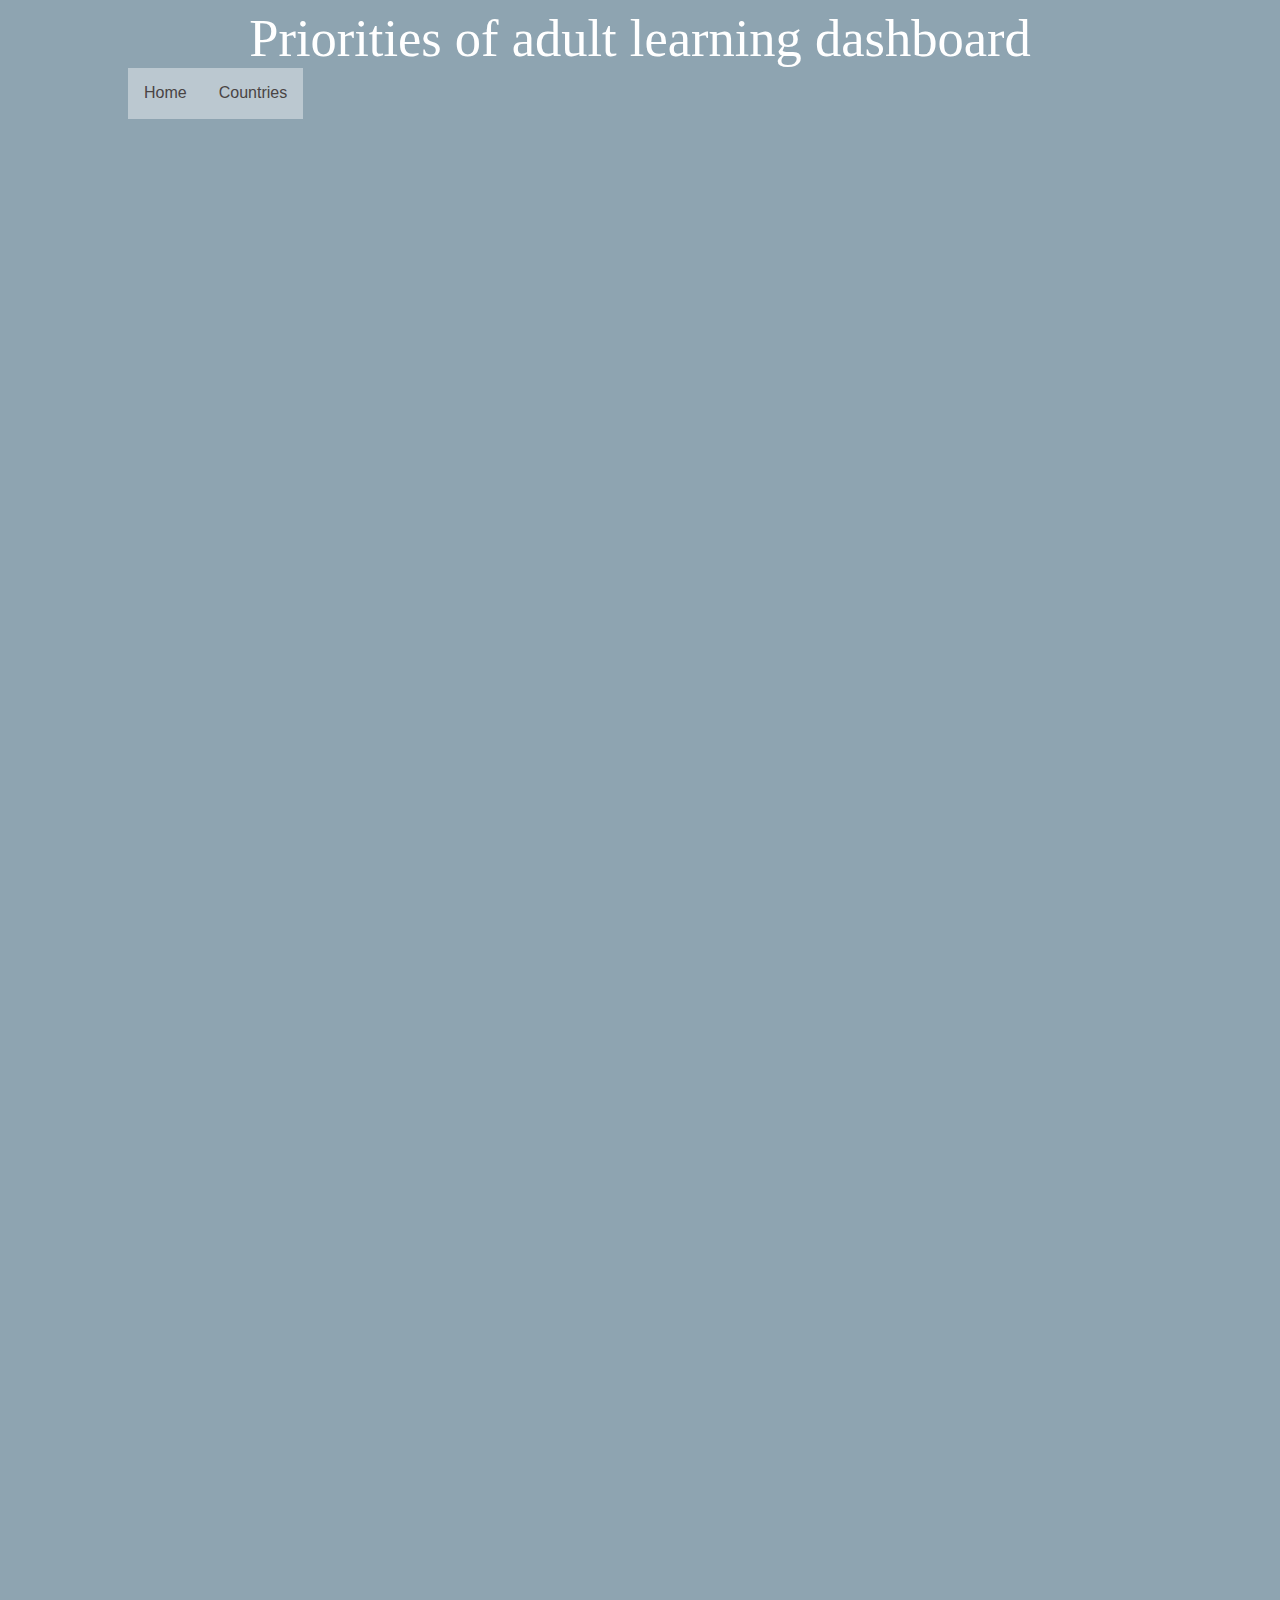
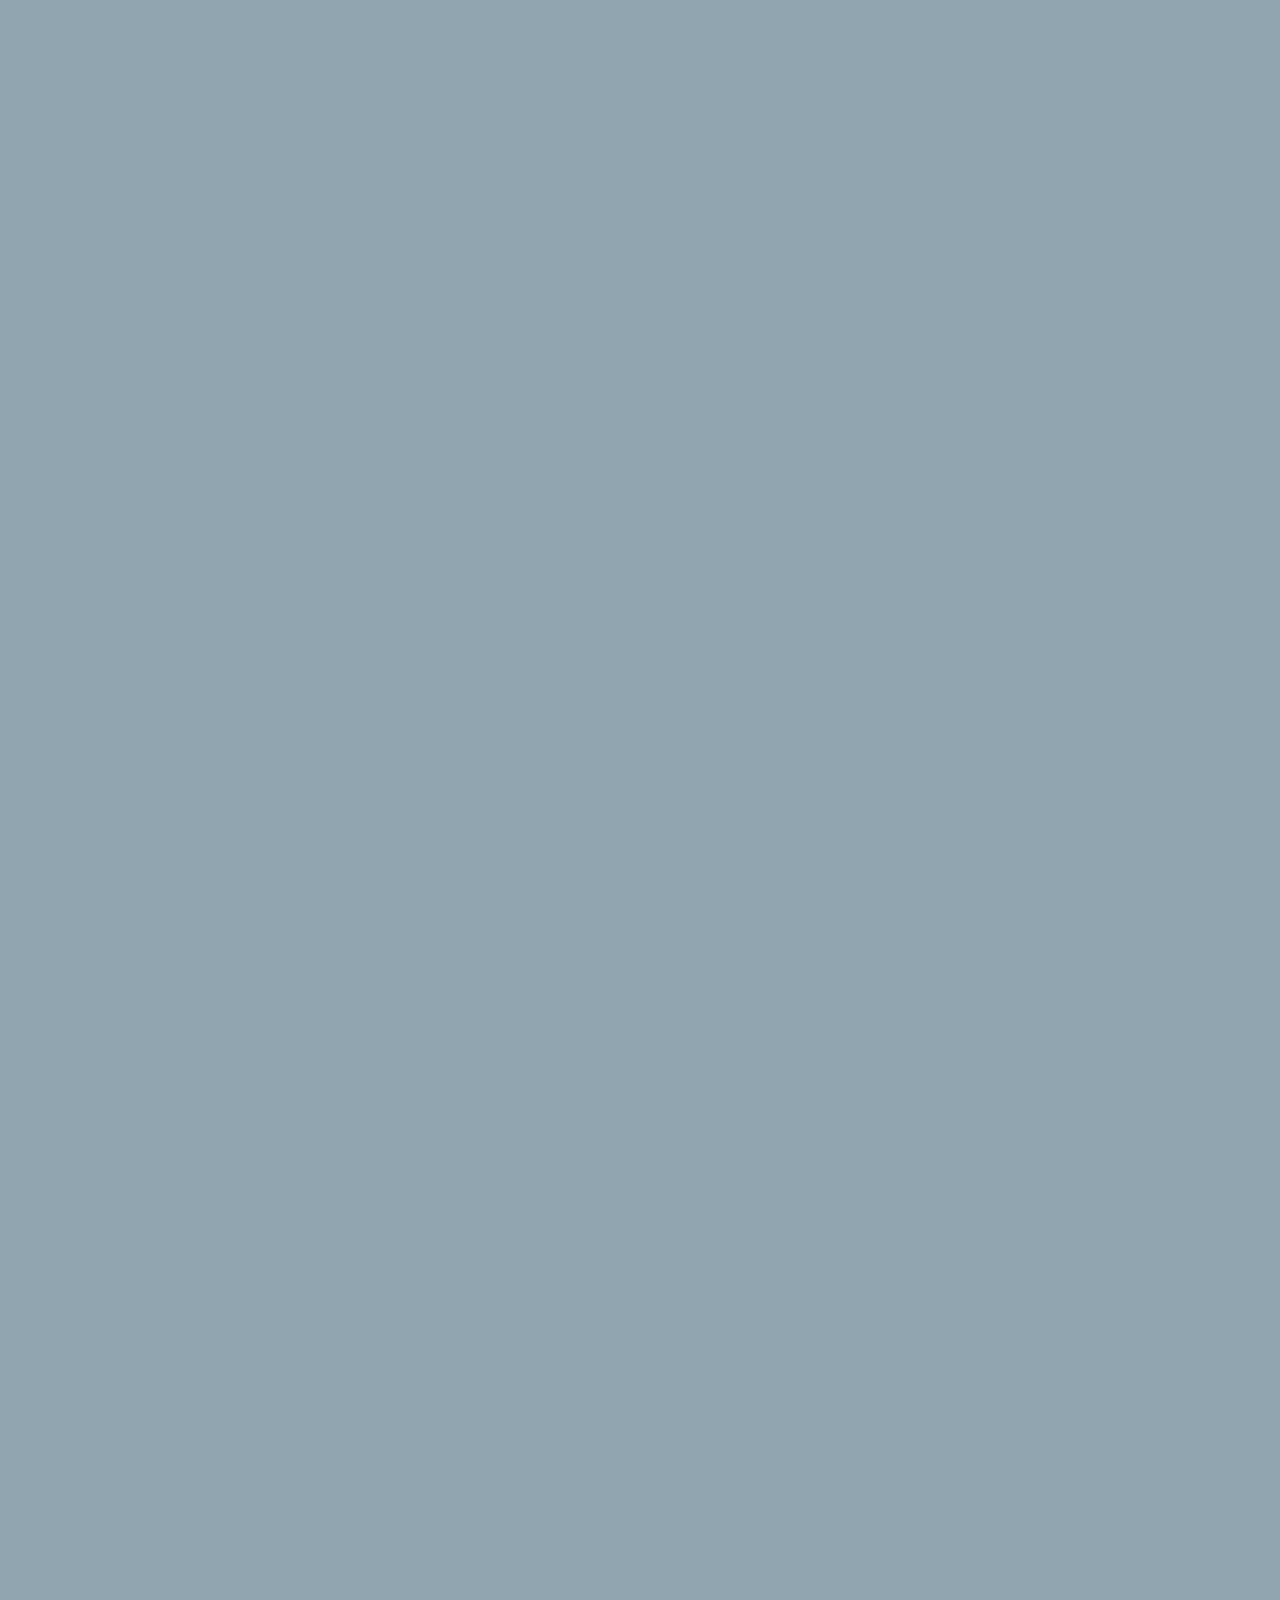
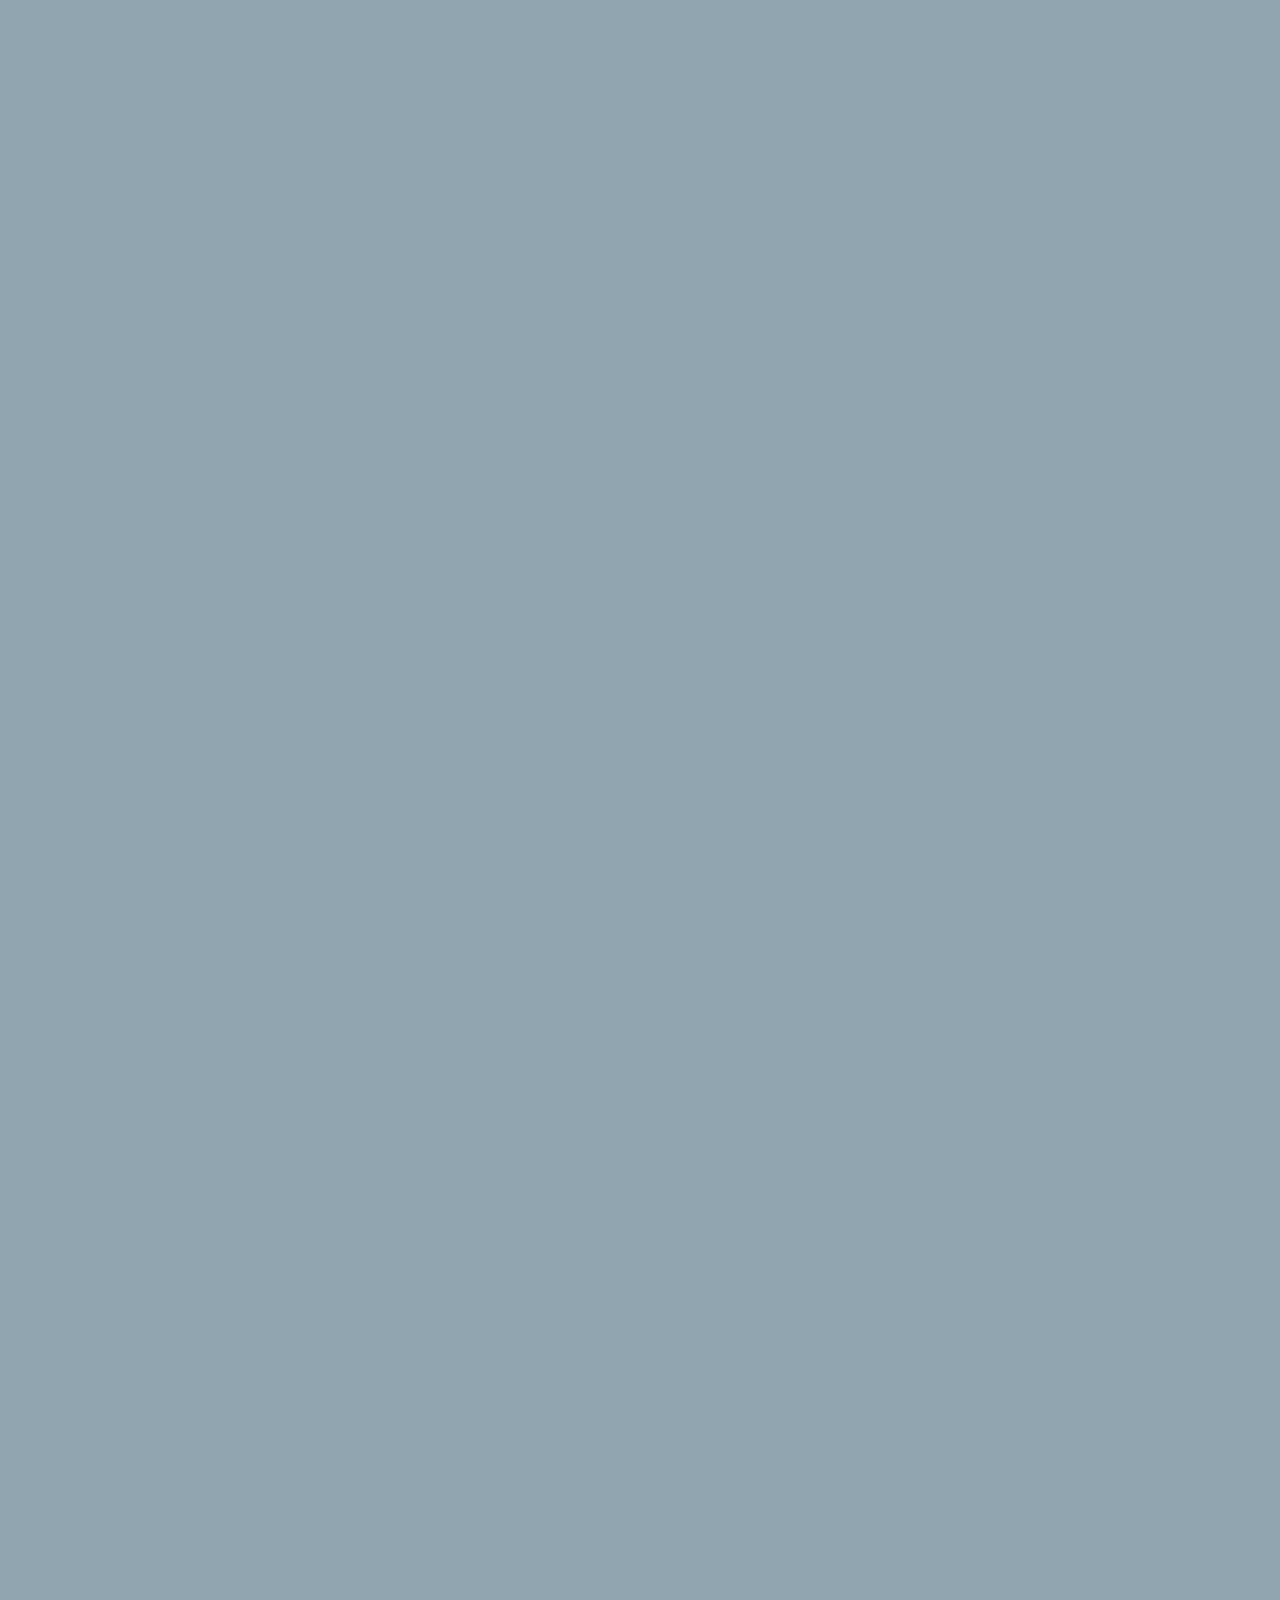
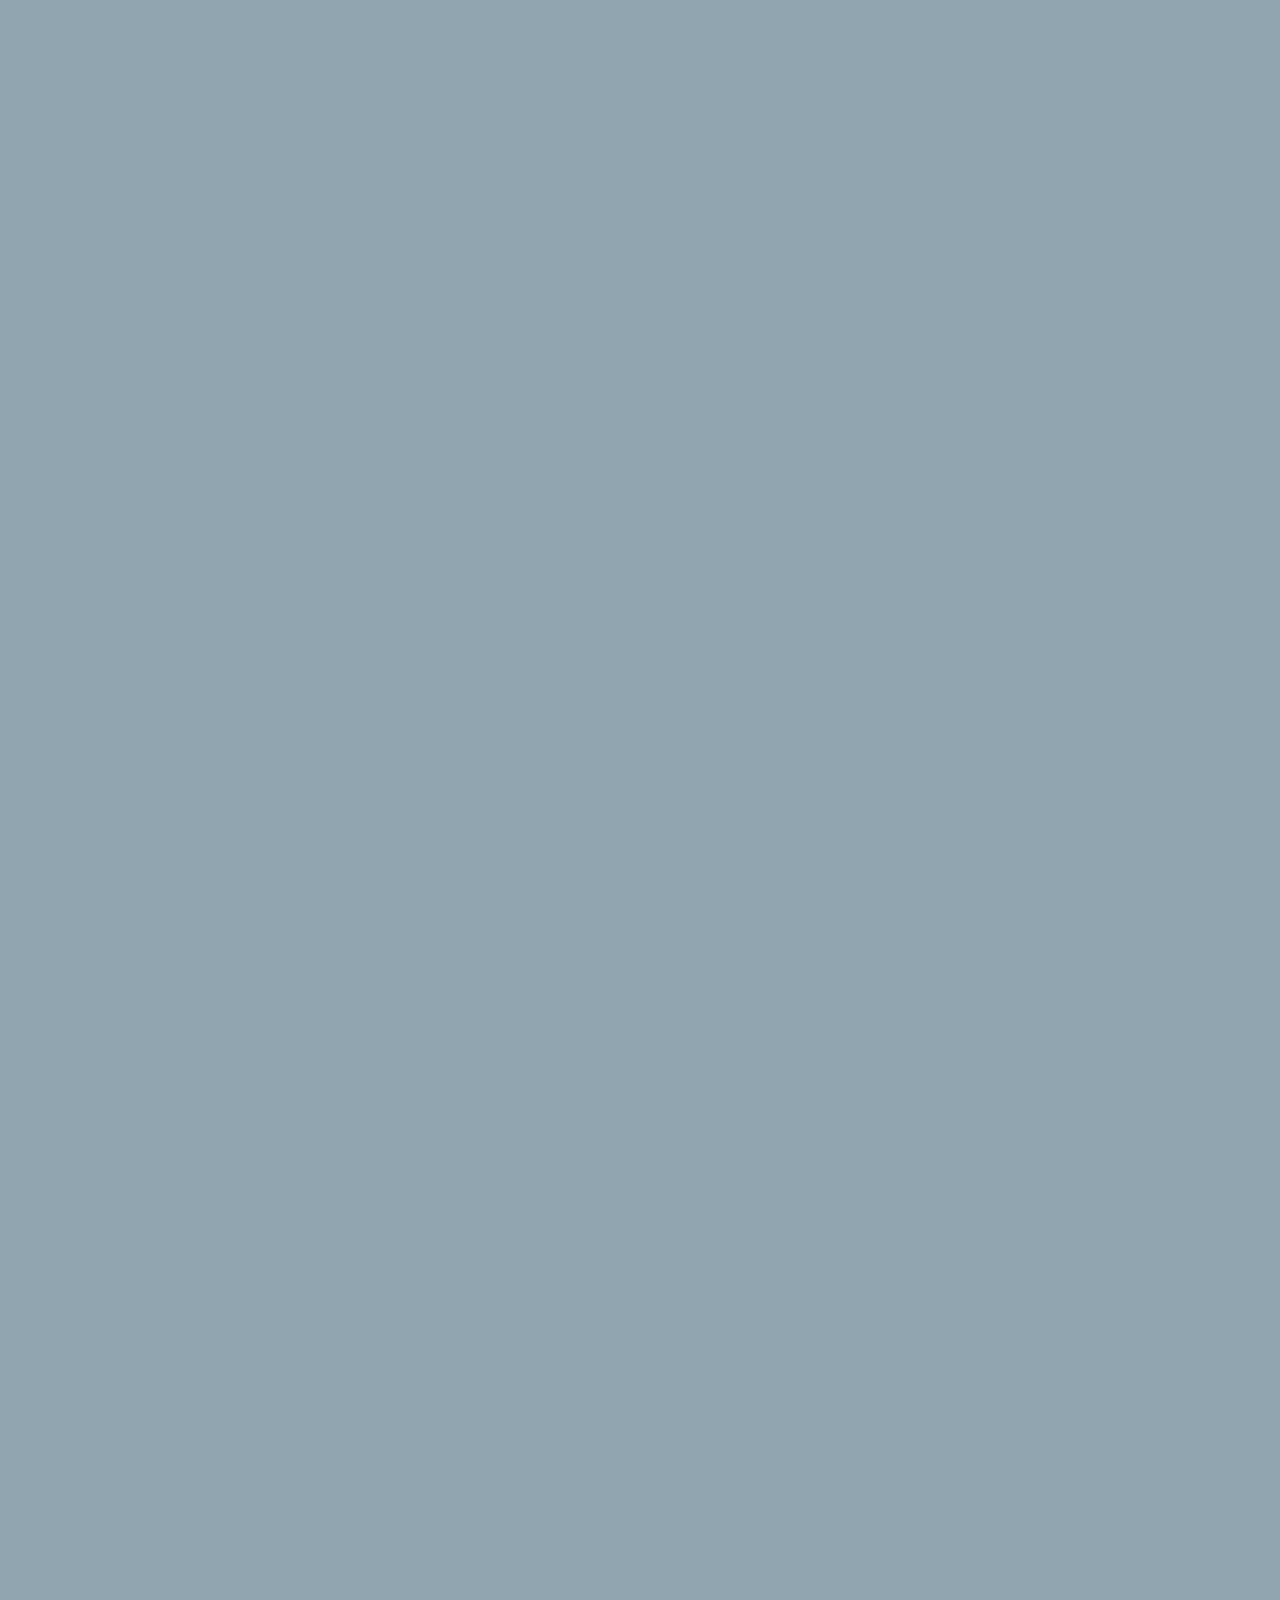
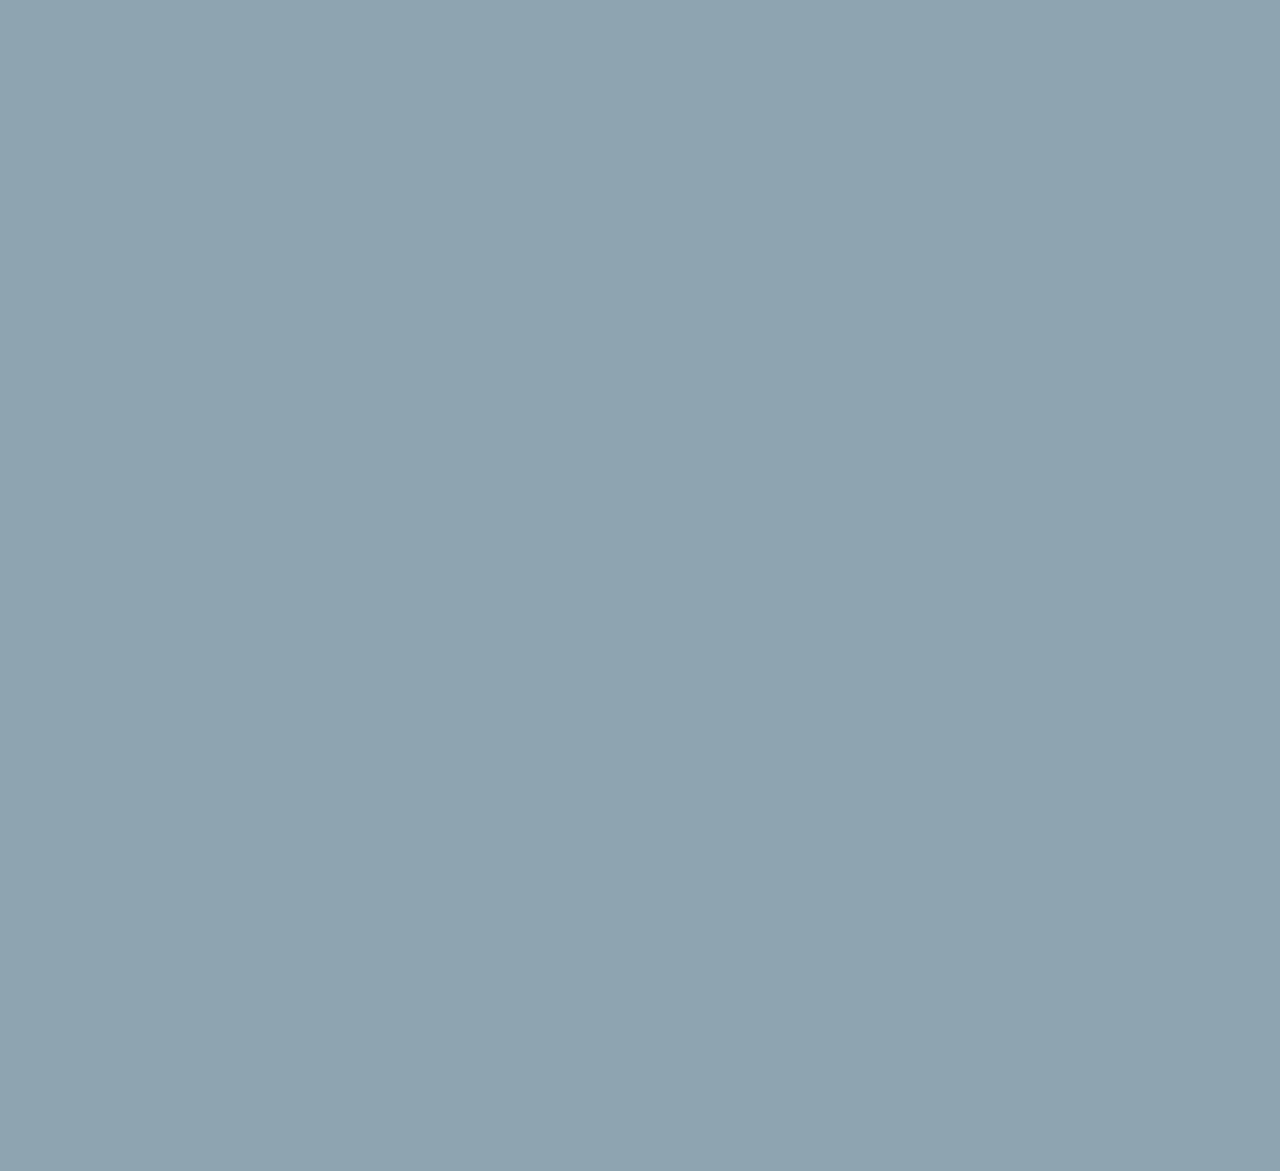
<file: v2.0/index.html>
<!doctype html>
<html>
	<head>
		<!--The browser can use non-English-language characters (...kind of) -->
		<meta name="viewport" content="width=device-width, initial-scale=1">
		<script src="libs/d3.v4.min.js"></script>
		<script src="libs/d3.v4.jetpack.min.js"></script>
		<script src="libs/d3-scale-chromatic.v1.min.js"></script>
		<script src="libs/d3-queue.v3.min.js"></script>
		<script src="libs/graph-scroll.js"></script>
		<script src="js/wrapText.js"></script>
    <link rel="stylesheet" href="https://maxcdn.bootstrapcdn.com/bootstrap/3.3.7/css/bootstrap.min.css">
    <script src="https://ajax.googleapis.com/ajax/libs/jquery/3.3.1/jquery.min.js"></script>
    <script src="https://maxcdn.bootstrapcdn.com/bootstrap/3.3.7/js/bootstrap.min.js"></script>
    <link rel="stylesheet" href="style.css" rel="stylesheet">  
		<meta charset="utf-8">
		<style></style>
	</head>
	<body>
		<h1>Priorities of adult learning dashboard</h1>
	   <!-- Tab links -->
    <div class="tab">
      <button class="tablinks"  id="defaultOpen" onclick="openTabs(event, 'scrollView')">Home</button>
      <button class="tablinks" id="countryStatsView" onclick="openTabs(event, 'countryView')">Countries</button>
    </div>
    <br/>



    <div id="scrollView"  class="tabcontent">
      <div class="paragraph">The world of work is changing. Digitalisation, deepening globalisation and population ageing are having a profound impact on the type and quality of jobs that are available, as well as on the kinds of skills needed to perform them.</div><div class="paragraph"> To what extent individuals, firms and economies can benefits from these changes critically depends on how ready its programmes for continuing training and education - its “adult learning systems”,- are to help people develop relevant skills for the changing world of work. What should the priorities be? 
      </div>
      <div class="scroll style-3">
        <div class="wrapper cf">
            <div class="sidebar">
              <p>The 7 dimensions of the dashboard</p>
            </div>
            <div class="content">
              <p>The “Priorities of Adult Learning Systems” (or “PAL”) dashboard allows you to compare how ready adult learning systems are in different countries for the new realities of digitalisation and globalisation.. It presents a set of internationally comparable indicators along seven dimensions. 
                <ul>
                  <li> urgency<br/><span class="dimDef">How pressing is the need for a country to update its adult learning systems?</span></li>
                  <li> coverage<br/><span class="dimDef">To what extent are people and firms engaged in learning?</span></li>
                  <li> inclusiveness<br/><span class="dimDef">Do different groups have the same access to adult training and education? </span> </li>
                  <li> flexibility and guidance<br/><span class="dimDef">How do countries provide training information and guidance to adults and how flexible are their learning systems?</span> </li>
                  <li> alignment with skill needs<br/><span class="dimDef">Does the training and education offered provide adults with the skills needed by employers?</span> </li>
                  <li> training quality<br/><span class="dimDef">Does the country measure the quality of its adult learning system and does it evaluate how effective it is?</span> </li>
                  <li> financing<br/><span class="dimDef">How well is the adult learning system funded by governments, firms and individuals? </span> </li>
              </ul>
              <p>
            </div> 
        </div>
      </div>

      
      <br/>

  		<div id="wrapper">
  			<div id="legend">
  				<h1>Adult learning systems</h1>
  				<p>The values range between <b>zero</b> (lowest value) and <b>one</b> (highest value). For all dimensions except urgency, higher values correspond to better performance. This the bigger the bubble the higher the performance in that dimension.   </p>
          <p> For the <b>urgency</b> dimension, higher values mean stronger urgency. Thus, the longer the bar, the more urgently a country needs to act.</p> 
          <p><i>If a country lacks a bubble, this means there was not enough data available for that dimension.</i></p>
  				<img id="imgLegend" src="Legend.png" height="384px" width="224px" />
          <br/>	
          <p><a href="https://www.oecd.org" target="_blank">More info</a></p>
  			</div>
  			<div id="chart"></div>
  		</div>
  		<br/>	
  		<h2>Challenges</h2>
  		<div class="paragraph">All countries will have to step up efforts to make their adult learning systems ready for the future. Some countries are facing greater pressure to do so than others, due to factors such as low adult skill levels, population ageing and structural changes in their economies, all of which can lead to a lack of critical skills. In many countries, few adults participate learning activities, in particular those who most need to improve their skills or acquire new ones.   
      </div>
      <br/>
   		<div id='container' class='container-1'>
        <div id="challengesChart"></div>
        <div id='sections'>
          <!--<div>
            <h3>&nbsp;</h3>
            <span class="def">&nbsp;
          </div>-->
      		<div>
        			<h3>Urgency</h3>
        			<span class="def">New technologies, globalisation and population ageing are influencing the quantity and quality of jobs that are available and the skills workers need to do them  yet many adults lack strong basic skills to help them access these new opportunities.. The urgency dimension assesses how pressing the need for up- and reskilling is in different countries.
        			</span>
       			
      		</div>
      		<div>
        			<h3>Coverage</h3>
        			<span class="def">In a changing world of work, increasing everyone’s engagement in adult learning is vital for social and economic inclusion. It is also critical to ensure that firms have access to the skilled workers they need to stay competitive. The coverage dimension assesses the extent to which individuals and employers are engaged in adult learning.
        			</span>
      		</div>
      		<div>
        			<h3>Inclusiveness</h3>
        			<span class="def">Providing inclusive learning opportunities for all , especially for those whose most need to refresh their skills or develop new ones, is vital. In many cases, certain groups, such as low-skilled or older adults, have difficulty accessing training opportunities. The inclusiveness dimension looks at how equitable participation in adult learning is across countries. 
        			</span>
        		</div>
          </div>
        </div>
        <br/>
  		  <h2>Responses</h2>
          <div class="paragraph">To make sure their adult learning systems are ready for the future, countries will need to  adequately fund their PALS and ensure that training opportunities are flexible, of high quality and correspond to skill needs in the job market. </div>
          <br/>
  		    <div id='container2' class='container-2'>
        		<div id="responsesChart"></div>
        		<div id='sections2'>
              <!--<div>
                  <h3>&nbsp;</h3>
                  <span class="def">&nbsp;
              </div>-->
          		<div>
            			<h3>Financing</h3>
            			<span class="def">Adult learning systems need adequately financing in order to function. A healthy mix of funding sources, including contributions from government, employers and individuals themselves, is essential for their sustainability. The financing dimension assesses the extent to which adult learning systems are adequately financed by different actors.
            			</span>
          		</div>
          		<div>
            			<h3>Alignement</h3>
            			<span class="def">Training opportunities must be aligned with skill needs in the job market, if people are to find work. This is vital for those whose current skills are highly likely to become obsolete. The alignment dimension looks at how well adult learning systems take into account the changing skill needs of the labour market.
            			</span>
            		</div>
          		<div>
            			<h3>Quality</h3>
            			<span class="def">Training must be high quality if it is to serve its purpose. While quality is difficult to measure, quality assurance of adult learning providers and programmes is possible through certification, monitoring and evaluation. The quality dimension measures these aspects of quality. 
            			</span>
            		</div>
          		<div>
            			<h3>Flexibility and guidance</h3>
            			<span class="def">Adults need easy access to information about training opportunities, but such opportunities must be flexible and responsive to their particular needs as adults. The flexibility and guidance dimension looks at how well countries do in providing information and guidance to adults on training opportunities and reducing barriers to their participation through flexible provision. 
            			</span>
            		</div>
              </div>
            </div>
            <div class="paragraph">
            To find out more, consult the accompanying report, “Getting Skills Right: Future-ready Adult Learning Systems”, which provides in-depth analysis of these dimensions.
            </div>
    </div>
    <div id="countryView"  class="tabcontent">
      <div id="Country_sel">
        <div class="dropdown_text">Select a country to see how it performs across the different dimensions: </div>
        <select id="country_dropdown" onchange="loopOverIndicators(alignment,financing,flexiguidance,inclusiveness,participation,quality,urgency)">
             <option value="-"> - </option>
             <option value="Australia" selected="selected">Australia</option>
             <option value="Austria" >Austria</option>
             <option value="Belgium" >Belgium</option>
             <option value="Canada" >Canada</option>
             <option value="Chile" >Chile</option>
             <option value="Czech Republic" >Czech Republic</option>
             <option value="Denmark" >Denmark</option>
             <option value="Estonia" >Estonia</option>
             <option value="Finland" >Finland</option>
             <option value="France" >France</option>
             <option value="Germany" >Germany</option>
             <option value="Greece" >Greece</option>
             <option value="Hungary" >Hungary</option>
             <option value="Ireland" >Ireland</option>
             <option value="Israel" >Israel</option>
             <option value="Italy" >Italy</option>
             <option value="Japan" >Japan</option>
             <option value="Korea" >Korea</option>
             <option value="Latvia" >Latvia</option>
             <option value="Lithuania" >Lithuania</option>
             <option value="Luxembourg" >Luxembourg</option>
             <option value="Netherlands" >Netherlands</option>
             <option value="New Zealand"" >New Zealand</option>
             <option value="Norway" >Norway</option>
             <option value="Poland" >Poland</option>
             <option value="Portugal" >Portugal</option>
             <option value="Slovak Republic" >Slovak Republic</option>
             <option value="Slovenia" >Slovenia</option>
             <option value="Spain" >Spain</option>
             <option value="Sweden" >Sweden</option>
             <option value="Switzerland" >Switzerland</option>
             <option value="Turkey" >Turkey</option>
             <option value="United Kingdom" >United Kingdom</option>
             <option value="United States" >United States</option>
        <!--</optgroup>-->
        </select>
      </div>
    
      <!--
        *******************************************************
        ************Indicators' List*********************
        *******************************************************
      -->
    
      <!--*******************************************    
        ************ Challenges *********************
        *********************************************
      -->
      <div id="Challenges">
        <!------------->
        <!-- Urgency -->
        <!------------->
        <div class="dimTitle" id="UrgencyTitle" data-toggle="collapse"  href="#collapseUrgency">Urgency <span class="hint">Click to expand/collapse</span></div>
        <div class="introChart">
          <div id="title_Urgency" class="indicTitle">
          </div>
          <div id="chart_Urgency" class="indicChart">
          </div>
        </div>
        <div id="collapseUrgency" class="panel-collapse collapse">
          <div class="indicatorPres">
            <div id="title_1_1_1" class="indicTitle">
            </div>
            <div id="chart_1_1_1" class="indicChart">
            </div>
          </div>
          <div class="indicatorPres">
            <div id="title_1_1_2" class="indicTitle">
            </div>
            <div id="chart_1_1_2" class="indicChart">
            </div>
          </div>
          <div class="indicatorPres">
            <div id="title_1_2_1" class="indicTitle">
            </div>
            <div id="chart_1_2_1" class="indicChart">
            </div>
          </div>
          <div class="indicatorPres">
            <div id="title_1_2_2" class="indicTitle">
            </div>
            <div id="chart_1_2_2" class="indicChart">
            </div>
          </div>
          <div class="indicatorPres">
            <div id="title_1_3_1" class="indicTitle">
            </div>
            <div id="chart_1_3_1" class="indicChart">
            </div>
          </div>
          <div class="indicatorPres">
            <div id="title_1_3_2" class="indicTitle">
            </div>
            <div id="chart_1_3_2" class="indicChart">
            </div>
          </div>
          <div class="indicatorPres">
            <div id="title_1_4_1" class="indicTitle">
            </div>
            <div id="chart_1_4_1" class="indicChart">
            </div>
          </div>
          <div class="indicatorPres">
            <div id="title_1_4_2" class="indicTitle">
            </div>
            <div id="chart_1_4_2" class="indicChart">
            </div>
          </div>
          <div class="indicatorPres">
            <div id="title_1_4_3" class="indicTitle">
            </div>
            <div id="chart_1_4_3" class="indicChart">
            </div>
          </div>
        </div>


        <!------------------->
        <!-- Participation -->
        <!------------------->
        <div class="dimTitle" id="CoverageTitle" data-toggle="collapse"  href="#collapseCoverage">Coverage <span class="hint">Click to expand/collapse</span></div>
        <div class="introChart">
          <div id="title_Coverage" class="indicTitle">
          </div>
          <div id="chart_Coverage" class="indicChart">
          </div>
        </div>
        <div id="collapseCoverage" class="panel-collapse collapse">
          <div class="indicatorPres">
            <div id="title_3_1_1" class="indicTitle">
            </div>
            <div id="chart_3_1_1" class="indicChart">
            </div>
          </div>
          <div class="indicatorPres">
            <div id="title_3_1_2" class="indicTitle">
            </div>
            <div id="chart_3_1_2" class="indicChart">
            </div>
          </div>
          <div class="indicatorPres">
            <div id="title_3_1_3" class="indicTitle">
            </div>
            <div id="chart_3_1_3" class="indicChart">
            </div>
          </div>
          <div class="indicatorPres">
            <div id="title_3_2_1" class="indicTitle">
            </div>
            <div id="chart_3_2_1" class="indicChart">
            </div>
          </div>
          <div class="indicatorPres">
            <div id="title_3_2_2" class="indicTitle">
            </div>
            <div id="chart_3_2_2" class="indicChart">
            </div>
          </div>
          <div class="indicatorPres">
            <div id="title_3_3_3" class="indicTitle">
            </div>
            <div id="chart_3_3_3" class="indicChart">
            </div>
          </div>
          <div class="indicatorPres">
            <div id="title_3_4_3" class="indicTitle">
            </div>
            <div id="chart_3_4_3" class="indicChart">
            </div>
          </div>
        </div>
        <!------------------->
        <!-- Inclusiveness -->
        <!------------------->
        <div class="dimTitle" id="InclusivenessTitle" data-toggle="collapse"  href="#collapseInclusiveness">Inclusiveness <span class="hint">Click to expand/collapse</span></div>
        <div class="introChart">
          <div id="title_Inclusiveness" class="indicTitle">
          </div>
          <div id="chart_Inclusiveness" class="indicChart">
          </div>
        </div>
        <div id="collapseInclusiveness" class="panel-collapse collapse">
          <div class="indicatorPres">
            <div id="title_4_1_1" class="indicTitle">
            </div>
            <div id="chart_4_1_1" class="indicChart">
            </div>
          </div>
          <div class="indicatorPres">
            <div id="title_4_1_2" class="indicTitle">
            </div>
            <div id="chart_4_1_2" class="indicChart">
            </div>
          </div>
          <div class="indicatorPres">
            <div id="title_4_1_3" class="indicTitle">
            </div>
            <div id="chart_4_1_3" class="indicChart">
            </div>
          </div>
          <div class="indicatorPres">
            <div id="title_4_1_4" class="indicTitle">
            </div>
            <div id="chart_4_1_4" class="indicChart">
            </div>
          </div>
          <div class="indicatorPres">
            <div id="title_4_2_1" class="indicTitle">
            </div>
            <div id="chart_4_2_1" class="indicChart">
            </div>
          </div>
          <div class="indicatorPres">
            <div id="title_4_2_2" class="indicTitle">
            </div>
            <div id="chart_4_2_2" class="indicChart">
            </div>
          </div>
          <div class="indicatorPres">
            <div id="title_4_2_3" class="indicTitle">
            </div>
            <div id="chart_4_2_3" class="indicChart">
            </div>
          </div>
          <div class="indicatorPres">
            <div id="title_4_2_4" class="indicTitle">
            </div>
            <div id="chart_4_2_4" class="indicChart">
            </div>
          </div>
        </div>
      </div>


      <!--*******************************************    
        ************ Responses *********************
        *********************************************
      -->
      <div id="Responses">

        <!------------->
        <!-- Financing -->
        <!------------->
        <div class="dimTitle" id="FinancingTitle" data-toggle="collapse"  href="#collapseFinancing">Financing <span class="hint">Click to expand/collapse</span></div>
        <div class="introChart">
          <div id="title_Financing" class="indicTitle">
          </div>
          <div id="chart_Financing" class="indicChart">
          </div>
        </div>
        <div id="collapseFinancing" class="panel-collapse collapse">
          <div class="indicatorPres">
            <div id="title_2_1_1" class="indicTitle">
            </div>
            <div id="chart_2_1_1" class="indicChart">
            </div>
          </div>
          <div class="indicatorPres">
            <div id="title_2_1_2" class="indicTitle">
            </div>
            <div id="chart_2_1_2" class="indicChart">
            </div>
          </div>
          <div class="indicatorPres">
            <div id="title_2_2_1" class="indicTitle">
            </div>
            <div id="chart_2_2_1" class="indicChart">
            </div>
          </div>
          <div class="indicatorPres">
            <div id="title_2_2_2" class="indicTitle">
            </div>
            <div id="chart_2_2_2" class="indicChart">
            </div>
          </div>
          <div class="indicatorPres">
            <div id="title_2_2_3" class="indicTitle">
            </div>
            <div id="chart_2_2_3" class="indicChart">
            </div>
          </div>
          <div class="indicatorPres">
            <div id="title_2_3_1" class="indicTitle">
            </div>
            <div id="chart_2_3_1" class="indicChart">
            </div>
          </div>
          <div class="indicatorPres">
            <div id="title_2_3_2" class="indicTitle">
            </div>
            <div id="chart_2_3_2" class="indicChart">
            </div>
          </div>
        </div>
        <!------------->
        <!-- Quality -->
        <!------------->
        <div class="dimTitle" id="QualityTitle" data-toggle="collapse"  href="#collapseQuality">Quality <span class="hint">Click to expand/collapse</span></div>
        <div class="introChart">
          <div id="title_Quality" class="indicTitle">
          </div>
          <div id="chart_Quality" class="indicChart">
          </div>
        </div>
        <div id="collapseQuality" class="panel-collapse collapse">
          <div class="indicatorPres">
            <div id="title_5_1_1" class="indicTitle">
            </div>
            <div id="chart_5_1_1" class="indicChart">
            </div>
          </div>
          <div class="indicatorPres">
            <div id="title_5_1_2" class="indicTitle">
            </div>
            <div id="chart_5_1_2" class="indicChart">
            </div>
          </div>
          <div class="indicatorPres">
            <div id="title_5_2_1" class="indicTitle">
            </div>
            <div id="chart_5_2_1" class="indicChart">
            </div>
          </div>
          <div class="indicatorPres">
            <div id="title_5_2_2" class="indicTitle">
            </div>
            <div id="chart_5_2_2" class="indicChart">
            </div>
          </div>
          <div class="indicatorPres">
            <div id="title_5_2_3" class="indicTitle">
            </div>
            <div id="chart_5_2_3" class="indicChart">
            </div>
          </div>
          <div class="indicatorPres">
            <div id="title_5_2_4" class="indicTitle">
            </div>
            <div id="chart_5_2_4" class="indicChart">
            </div>
          </div>
        </div>
        <!------------->
        <!-- Alignment -->
        <!------------->
        <div class="dimTitle" id="AlignmentTitle" data-toggle="collapse"  href="#collapseAlignment">Alignment <span class="hint">Click to expand/collapse</span></div>
        <div class="introChart">
          <div id="title_Alignment" class="indicTitle">
          </div>
          <div id="chart_Alignment" class="indicChart">
          </div>
        </div>
        <div id="collapseAlignment" class="panel-collapse collapse">
          <div class="indicatorPres">
            <div id="title_6_1_1" class="indicTitle">
            </div>
            <div id="chart_6_1_1" class="indicChart">
            </div>
          </div>
          <div class="indicatorPres">
            <div id="title_6_2_1" class="indicTitle">
            </div>
            <div id="chart_6_2_1" class="indicChart">
            </div>
          </div>
          <div class="indicatorPres">
            <div id="title_6_2_2" class="indicTitle">
            </div>
            <div id="chart_6_2_2" class="indicChart">
            </div>
          </div>
          <div class="indicatorPres">
            <div id="title_6_2_3" class="indicTitle">
            </div>
            <div id="chart_6_2_3" class="indicChart">
            </div>
          </div>
          <div class="indicatorPres">
            <div id="title_6_3_1" class="indicTitle">
            </div>
            <div id="chart_6_3_1" class="indicChart">
            </div>
          </div>
          <div class="indicatorPres">
            <div id="title_6_3_2" class="indicTitle">
            </div>
            <div id="chart_6_3_2" class="indicChart">
            </div>
          </div>
          <div class="indicatorPres">
            <div id="title_6_3_3" class="indicTitle">
            </div>
            <div id="chart_6_3_3" class="indicChart">
            </div>
          </div>
        </div>
        <!------------------->
        <!-- Participation -->
        <!------------------->
        <div class="dimTitle" id="FlexiguidanceTitle" data-toggle="collapse"  href="#collapseFlexiquidance">Flexiguidance <span class="hint">Click to expand/collapse</span></div>
        <div class="introChart">
          <div id="title_Flexiguidance" class="indicTitle">
          </div>
          <div id="chart_Flexiguidance" class="indicChart">
          </div>
        </div>
        <div id="collapseFlexiquidance" class="panel-collapse collapse">
          <div class="indicatorPres">
            <div id="title_7_1_1" class="indicTitle">
            </div>
            <div id="chart_7_1_1" class="indicChart">
            </div>
          </div>
          <div class="indicatorPres">
            <div id="title_7_1_2" class="indicTitle">
            </div>
            <div id="chart_7_1_2" class="indicChart">
            </div>
          </div>
          <div class="indicatorPres">
            <div id="title_7_2_1" class="indicTitle">
            </div>
            <div id="chart_7_2_1" class="indicChart">
            </div>
          </div>
          <div class="indicatorPres">
            <div id="title_7_2_2" class="indicTitle">
            </div>
            <div id="chart_7_2_2" class="indicChart">
            </div>
          </div>
        </div>
      </div>
    </div>



	</body>

  <script src="js/openTabs.js"></script>
  <script src="js/scrollytelling.js"></script>
  <script src="js/pearlchart.js"></script>
  <script src="js/init.js"></script>
</html>
</file>
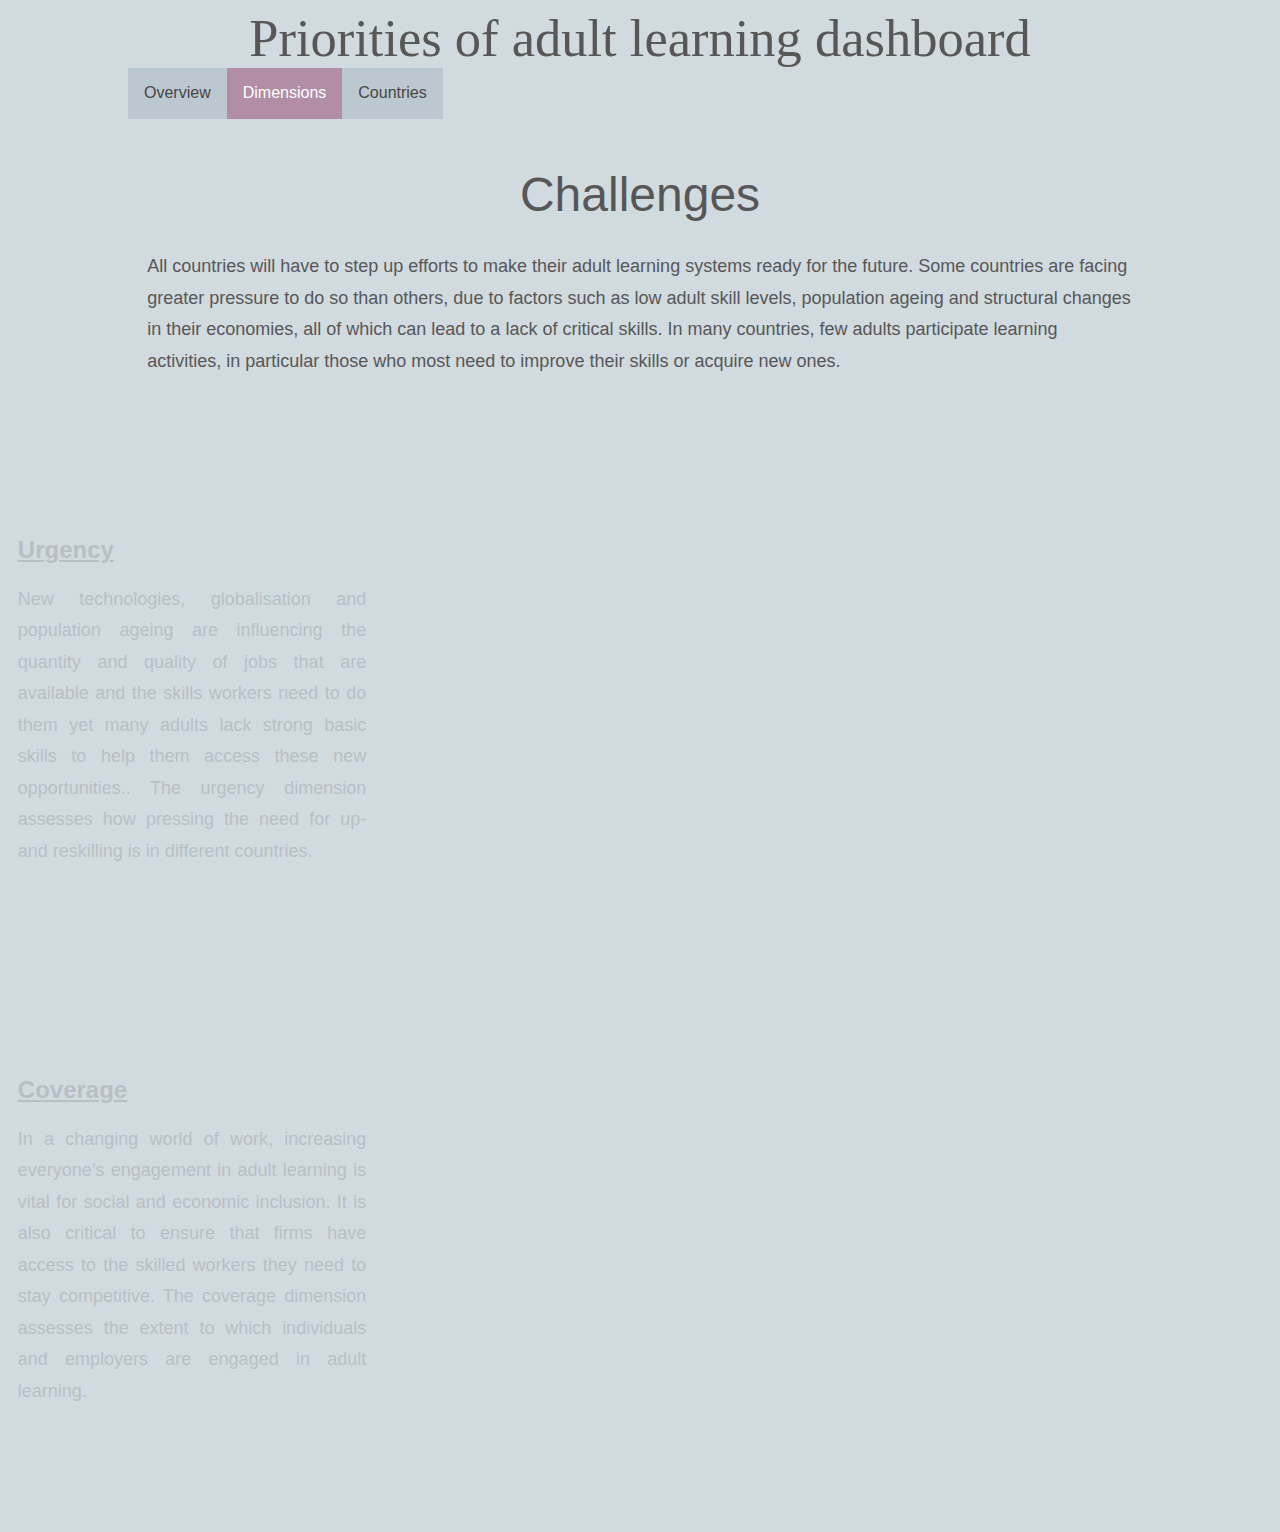
<file: v4.0/index.html>
<!doctype html>
<html>
	<head>
		<!--The browser can use non-English-language characters (...kind of) -->
		<meta name="viewport" content="width=device-width, initial-scale=1">
		<script src="libs/d3.v4.min.js"></script>
		<script src="libs/d3.v4.jetpack.min.js"></script>
		<script src="libs/d3-scale-chromatic.v1.min.js"></script>
		<script src="libs/d3-queue.v3.min.js"></script>
		<script src="libs/graph-scroll.js"></script>
		<script src="js/wrapText.js"></script>
    <link rel="stylesheet" href="https://maxcdn.bootstrapcdn.com/bootstrap/3.3.7/css/bootstrap.min.css">
    <script src="https://ajax.googleapis.com/ajax/libs/jquery/3.3.1/jquery.min.js"></script>
    <script src="https://maxcdn.bootstrapcdn.com/bootstrap/3.3.7/js/bootstrap.min.js"></script>
    <link rel="stylesheet" href="style.css" rel="stylesheet">  
		<meta charset="utf-8">
		<style></style>
	</head>
	<body>
		<h1>Priorities of adult learning dashboard</h1>
	   <!-- Tab links -->
    <div class="tab">
      <button class="tablinks"  id="defaultOpen" onclick="openTabs(event, 'overView')">Overview</button>
      <button class="tablinks" id="dimensionsView" onclick="openTabs(event, 'scrollView')">Dimensions</button>
      <button class="tablinks" id="countryStatsView" onclick="openTabs(event, 'countryView')">Countries</button>
    </div>
    <br/>
    <div id="overView"  class="tabcontent">
      <div class="paragraph">The world of work is changing. Digitalisation, deepening globalisation and population ageing are having a profound impact on the type and quality of jobs that are available, as well as on the kinds of skills needed to perform them.</div><div class="paragraph"> To what extent individuals, firms and economies can benefits from these changes critically depends on how ready its programmes for continuing training and education - its “adult learning systems”,- are to help people develop relevant skills for the changing world of work. What should the priorities be? 
      </div>
      <div id="help" data-toggle="collapse" href="#collapsableDef">Click for more information on the dimensions</div>
      <div id="collapsableDef" class="scroll style-3 panel-collapse collapse"> 
        <div class="wrapper cf">
            <div class="sidebar">
              <p>The 7 dimensions of the dashboard</p>
            </div>
            <div class="content">
              <p>The “Priorities of Adult Learning Systems” (or “PAL”) dashboard allows you to compare how ready adult learning systems are in different countries for the new realities of digitalisation and globalisation.. It presents a set of internationally comparable indicators along seven dimensions. 
                <ul>
                  <li> urgency<br/><span class="dimDef">How pressing is the need to update the adult learning system?</span></li>
                  <li> coverage<br/><span class="dimDef">To what extent are people and firms engaged in learning?</span></li>
                  <li> inclusiveness<br/><span class="dimDef">Does everyone have the same access to adult learning opportunities? </span> </li>
                  <li> alignment<br/><span class="dimDef">Does training provide adults with the skills needed in the labour market?</span> </li>
                  <li> financing<br /><span class="dimDef">To what extent do governments, firms and individuals allocate funding to the
                      adult learning system? </span> </li>
                  <li> flexibility and guidance<br /><span class="dimDef">Are adult learning opportunities flexible and is information
                      and guidance readily
                      available?</span> </li>
                  <li> quality<br/><span class="dimDef">To what extent is the quality of training assessed and how effective is adult learning?</span> </li>
              </ul>
              <p>
            </div> 
        </div>
      </div>

      
      <br/>

  		<div id="wrapper">
  			<div id="legend">
  				<h1>Adult learning systems</h1>
  				<p>The values range between <b>zero</b> (lowest value) and <b>one</b> (highest value). For all dimensions except urgency, higher values correspond to better performance. This the bigger the bubble the higher the performance in that dimension.   </p>
          <p> For the <b>urgency</b> dimension, higher values mean stronger urgency. Thus, the longer the bar, the more urgently a country needs to act.</p> 
          <p><i>If a country lacks a bubble, this means there was not enough data available for that dimension.</i></p>
  				<img id="imgLegend" src="Legend.png" height="384px" width="224px" />
          <br/>	
          <p><a href="https://www.oecd.org" target="_blank">More info</a></p>
  			</div>
  			<div id="chart"></div>
  		</div>
      <br/>	
      <div class="paragraph">
        To find out more, consult the accompanying report, “Getting Skills Right: Future-ready Adult Learning Systems”, which
        provides in-depth analysis of these dimensions.
      </div>
    </div>
    <div id="scrollView" class="tabcontent">
  		<h2>Challenges</h2>
  		<div class="paragraph">All countries will have to step up efforts to make their adult learning systems ready for the future. Some countries are facing greater pressure to do so than others, due to factors such as low adult skill levels, population ageing and structural changes in their economies, all of which can lead to a lack of critical skills. In many countries, few adults participate learning activities, in particular those who most need to improve their skills or acquire new ones.   
      </div>
      <br/>
   		<div id='container' class='container-1'>
        <div id="challengesTitle"></div>
        <div id="challengesChart"></div>
        <div id='sections'>
      		<div>
              <Br /><Br /><Br /><Br /><Br /><Br />
        			<h3>Urgency</h3>
        			<span class="def">New technologies, globalisation and population ageing are influencing the quantity and quality of jobs that are available and the skills workers need to do them  yet many adults lack strong basic skills to help them access these new opportunities.. The urgency dimension assesses how pressing the need for up- and reskilling is in different countries.
        			</span>	
      		</div>
      		<div>
        			<h3>Coverage</h3>
        			<span class="def">In a changing world of work, increasing everyone’s engagement in adult learning is vital for social and economic inclusion. It is also critical to ensure that firms have access to the skilled workers they need to stay competitive. The coverage dimension assesses the extent to which individuals and employers are engaged in adult learning.
        			</span>
      		</div>
      		<div>
        			<h3>Inclusiveness</h3>
        			<span class="def">Providing inclusive learning opportunities for all , especially for those whose most need to refresh their skills or develop new ones, is vital. In many cases, certain groups, such as low-skilled or older adults, have difficulty accessing training opportunities. The inclusiveness dimension looks at how equitable participation in adult learning is across countries. 
              </span>
              <Br /><Br /><Br /><Br /><Br /><Br />
        	</div>
        </div>
      </div>
      <br/>
  		<h2>Responses</h2>
      <div class="paragraph">To make sure their adult learning systems are ready for the future, countries will need to  adequately fund their PALS and ensure that training opportunities are flexible, of high quality and correspond to skill needs in the job market. </div>
      <br/>
      <div id='container2' class='container-2'>
        <div id="responsesTitle"></div>
        <div id="responsesChart"></div>
        <div id='sections2'>
          <div>
            <Br /><Br /><Br /><Br /><Br /><Br />
            <h3>Financing</h3>
            <span class="def">Adult learning systems need adequately financing in order to function. A healthy mix of funding sources, including contributions from government, employers and individuals themselves, is essential for their sustainability. The financing dimension assesses the extent to which adult learning systems are adequately financed by different actors.
            </span>
          </div>
          <div>
              <h3>Alignement</h3>
              <span class="def">Training opportunities must be aligned with skill needs in the job market, if people are to find work. This is vital for those whose current skills are highly likely to become obsolete. The alignment dimension looks at how well adult learning systems take into account the changing skill needs of the labour market.
              </span>
          </div>
          <div>
              <h3>Quality</h3>
              <span class="def">Training must be high quality if it is to serve its purpose. While quality is difficult to measure, quality assurance of adult learning providers and programmes is possible through certification, monitoring and evaluation. The quality dimension measures these aspects of quality. 
              </span>
          </div>
          <div>
              <h3>Flexibility and guidance</h3>
              <span class="def">Adults need easy access to information about training opportunities, but such opportunities must be flexible and responsive to their particular needs as adults. The flexibility and guidance dimension looks at how well countries do in providing information and guidance to adults on training opportunities and reducing barriers to their participation through flexible provision. 
              </span>
              <Br /><Br /><Br /><Br /><Br /><Br />
          </div>
        </div>
      </div>
    </div>
    <div id="countryView"  class="tabcontent">
      <div id="Country_sel">
        <div class="dropdown_text">Select a country to see how it performs across the different dimensions: </div>
        <select id="country_dropdown" onchange="loopOverIndicators(alignment,financing,flexiguidance,inclusiveness,participation,quality,urgency)">
             <option value="-"> - </option>
             <option value="Australia" selected="selected">Australia</option>
             <option value="Austria" >Austria</option>
             <option value="Belgium" >Belgium</option>
             <option value="Canada" >Canada</option>
             <option value="Chile" >Chile</option>
             <option value="Czech Republic" >Czech Republic</option>
             <option value="Denmark" >Denmark</option>
             <option value="Estonia" >Estonia</option>
             <option value="Finland" >Finland</option>
             <option value="France" >France</option>
             <option value="Germany" >Germany</option>
             <option value="Greece" >Greece</option>
             <option value="Hungary" >Hungary</option>
             <option value="Ireland" >Ireland</option>
             <option value="Israel" >Israel</option>
             <option value="Italy" >Italy</option>
             <option value="Japan" >Japan</option>
             <option value="Korea" >Korea</option>
             <option value="Latvia" >Latvia</option>
             <option value="Lithuania" >Lithuania</option>
             <option value="Luxembourg" >Luxembourg</option>
             <option value="Netherlands" >Netherlands</option>
             <option value="New Zealand"" >New Zealand</option>
             <option value="Norway" >Norway</option>
             <option value="Poland" >Poland</option>
             <option value="Portugal" >Portugal</option>
             <option value="Slovak Republic" >Slovak Republic</option>
             <option value="Slovenia" >Slovenia</option>
             <option value="Spain" >Spain</option>
             <option value="Sweden" >Sweden</option>
             <option value="Switzerland" >Switzerland</option>
             <option value="Turkey" >Turkey</option>
             <option value="United Kingdom" >United Kingdom</option>
             <option value="United States" >United States</option>
        <!--</optgroup>-->
        </select>
      </div>
    
      <!--
        *******************************************************
        ************Indicators' List*********************
        *******************************************************
      -->
    
      <!--*******************************************    
        ************ Challenges *********************
        *********************************************
      -->
      <div id="Challenges">
        <!------------->
        <!-- Urgency -->
        <!------------->
        <div data-lorem="p">
          <div class="dimTitle" id="UrgencyTitle" data-toggle="collapse"  href="#collapseUrgency">Urgency <span class="hint">Click to expand/collapse</span></div>
          <div class="introChart">
            <div id="title_Urgency" class="indicTitle">
            </div>
            <div id="chart_Urgency" class="indicChart">
            </div>
          </div>
          <div id="collapseUrgency" class="panel-collapse collapse">
            <div class="indicatorPres">
              <div id="title_1_1_1" class="indicTitle">
              </div>
              <div id="chart_1_1_1" class="indicChart">
              </div>
            </div>
            <div class="indicatorPres">
              <div id="title_1_1_2" class="indicTitle">
              </div>
              <div id="chart_1_1_2" class="indicChart">
              </div>
            </div>
            <div class="indicatorPres">
              <div id="title_1_2_1" class="indicTitle">
              </div>
              <div id="chart_1_2_1" class="indicChart">
              </div>
            </div>
            <div class="indicatorPres">
              <div id="title_1_2_2" class="indicTitle">
              </div>
              <div id="chart_1_2_2" class="indicChart">
              </div>
            </div>
            <div class="indicatorPres">
              <div id="title_1_3_1" class="indicTitle">
              </div>
              <div id="chart_1_3_1" class="indicChart">
              </div>
            </div>
            <div class="indicatorPres">
              <div id="title_1_3_2" class="indicTitle">
              </div>
              <div id="chart_1_3_2" class="indicChart">
              </div>
            </div>
            <div class="indicatorPres">
              <div id="title_1_4_1" class="indicTitle">
              </div>
              <div id="chart_1_4_1" class="indicChart">
              </div>
            </div>
            <div class="indicatorPres">
              <div id="title_1_4_2" class="indicTitle">
              </div>
              <div id="chart_1_4_2" class="indicChart">
              </div>
            </div>
            <div class="indicatorPres">
              <div id="title_1_4_3" class="indicTitle">
              </div>
              <div id="chart_1_4_3" class="indicChart">
              </div>
            </div>
          </div>
          <div class="sticky_sentinel sticky_sentinel--top"></div>
          <div class="sticky_sentinel sticky_sentinel--bottom"></div>
        </div>
        <!------------------->
        <!-- Participation -->
        <!------------------->
        <div data-lorem="p">
          <div class="dimTitle" id="CoverageTitle" data-toggle="collapse"  href="#collapseCoverage">Coverage <span class="hint">Click to expand/collapse</span></div>
          <div class="introChart">
            <div id="title_Coverage" class="indicTitle">
            </div>
            <div id="chart_Coverage" class="indicChart">
            </div>
          </div>
          <div id="collapseCoverage" class="panel-collapse collapse">
            <div class="indicatorPres">
              <div id="title_3_1_1" class="indicTitle">
              </div>
              <div id="chart_3_1_1" class="indicChart">
              </div>
            </div>
            <div class="indicatorPres">
              <div id="title_3_1_2" class="indicTitle">
              </div>
              <div id="chart_3_1_2" class="indicChart">
              </div>
            </div>
            <div class="indicatorPres">
              <div id="title_3_1_3" class="indicTitle">
              </div>
              <div id="chart_3_1_3" class="indicChart">
              </div>
            </div>
            <div class="indicatorPres">
              <div id="title_3_2_1" class="indicTitle">
              </div>
              <div id="chart_3_2_1" class="indicChart">
              </div>
            </div>
            <div class="indicatorPres">
              <div id="title_3_2_2" class="indicTitle">
              </div>
              <div id="chart_3_2_2" class="indicChart">
              </div>
            </div>
            <div class="indicatorPres">
              <div id="title_3_3_3" class="indicTitle">
              </div>
              <div id="chart_3_3_3" class="indicChart">
              </div>
            </div>
            <div class="indicatorPres">
              <div id="title_3_4_3" class="indicTitle">
              </div>
              <div id="chart_3_4_3" class="indicChart">
              </div>
            </div>
          </div>

          <div class="sticky_sentinel sticky_sentinel--top"></div>
          <div class="sticky_sentinel sticky_sentinel--bottom"></div>
        </div>
        <!------------------->
        <!-- Inclusiveness -->
        <!------------------->
        <div data-lorem="p">
          <div class="dimTitle" id="InclusivenessTitle" data-toggle="collapse"  href="#collapseInclusiveness">Inclusiveness <span class="hint">Click to expand/collapse</span></div>
          <div class="introChart">
            <div id="title_Inclusiveness" class="indicTitle">
            </div>
            <div id="chart_Inclusiveness" class="indicChart">
            </div>
          </div>
          <div id="collapseInclusiveness" class="panel-collapse collapse">
            <div class="indicatorPres">
              <div id="title_4_1_1" class="indicTitle">
              </div>
              <div id="chart_4_1_1" class="indicChart">
              </div>
            </div>
            <div class="indicatorPres">
              <div id="title_4_1_2" class="indicTitle">
              </div>
              <div id="chart_4_1_2" class="indicChart">
              </div>
            </div>
            <div class="indicatorPres">
              <div id="title_4_1_3" class="indicTitle">
              </div>
              <div id="chart_4_1_3" class="indicChart">
              </div>
            </div>
            <div class="indicatorPres">
              <div id="title_4_1_4" class="indicTitle">
              </div>
              <div id="chart_4_1_4" class="indicChart">
              </div>
            </div>
            <div class="indicatorPres">
              <div id="title_4_2_1" class="indicTitle">
              </div>
              <div id="chart_4_2_1" class="indicChart">
              </div>
            </div>
            <div class="indicatorPres">
              <div id="title_4_2_2" class="indicTitle">
              </div>
              <div id="chart_4_2_2" class="indicChart">
              </div>
            </div>
            <div class="indicatorPres">
              <div id="title_4_2_3" class="indicTitle">
              </div>
              <div id="chart_4_2_3" class="indicChart">
              </div>
            </div>
            <div class="indicatorPres">
              <div id="title_4_2_4" class="indicTitle">
              </div>
              <div id="chart_4_2_4" class="indicChart">
              </div>
            </div>
          </div>

          <div class="sticky_sentinel sticky_sentinel--top"></div>
          <div class="sticky_sentinel sticky_sentinel--bottom"></div>
        </div>
      </div>
      <!--*******************************************    
        ************ Responses *********************
        *********************************************
      -->
      <div id="Responses">

        <!------------->
        <!-- Financing -->
        <!------------->
        <div data-lorem="p">
          <div class="dimTitle" id="FinancingTitle" data-toggle="collapse"  href="#collapseFinancing">Financing <span class="hint">Click to expand/collapse</span></div>
          <div class="introChart">
            <div id="title_Financing" class="indicTitle">
            </div>
            <div id="chart_Financing" class="indicChart">
            </div>
          </div>
          <div id="collapseFinancing" class="panel-collapse collapse">
            <div class="indicatorPres">
              <div id="title_2_1_1" class="indicTitle">
              </div>
              <div id="chart_2_1_1" class="indicChart">
              </div>
            </div>
            <div class="indicatorPres">
              <div id="title_2_1_2" class="indicTitle">
              </div>
              <div id="chart_2_1_2" class="indicChart">
              </div>
            </div>
            <div class="indicatorPres">
              <div id="title_2_2_1" class="indicTitle">
              </div>
              <div id="chart_2_2_1" class="indicChart">
              </div>
            </div>
            <div class="indicatorPres">
              <div id="title_2_2_2" class="indicTitle">
              </div>
              <div id="chart_2_2_2" class="indicChart">
              </div>
            </div>
            <div class="indicatorPres">
              <div id="title_2_2_3" class="indicTitle">
              </div>
              <div id="chart_2_2_3" class="indicChart">
              </div>
            </div>
            <div class="indicatorPres">
              <div id="title_2_3_1" class="indicTitle">
              </div>
              <div id="chart_2_3_1" class="indicChart">
              </div>
            </div>
            <div class="indicatorPres">
              <div id="title_2_3_2" class="indicTitle">
              </div>
              <div id="chart_2_3_2" class="indicChart">
              </div>
            </div>
          </div>

          <div class="sticky_sentinel sticky_sentinel--top"></div>
          <div class="sticky_sentinel sticky_sentinel--bottom"></div>
        </div>
        <!------------->
        <!-- Quality -->
        <!------------->
        <div data-lorem="p">
          <div class="dimTitle" id="QualityTitle" data-toggle="collapse"  href="#collapseQuality">Quality <span class="hint">Click to expand/collapse</span></div>
          <div class="introChart">
            <div id="title_Quality" class="indicTitle">
            </div>
            <div id="chart_Quality" class="indicChart">
            </div>
          </div>
          <div id="collapseQuality" class="panel-collapse collapse">
            <div class="indicatorPres">
              <div id="title_5_1_1" class="indicTitle">
              </div>
              <div id="chart_5_1_1" class="indicChart">
              </div>
            </div>
            <div class="indicatorPres">
              <div id="title_5_1_2" class="indicTitle">
              </div>
              <div id="chart_5_1_2" class="indicChart">
              </div>
            </div>
            <div class="indicatorPres">
              <div id="title_5_2_1" class="indicTitle">
              </div>
              <div id="chart_5_2_1" class="indicChart">
              </div>
            </div>
            <div class="indicatorPres">
              <div id="title_5_2_2" class="indicTitle">
              </div>
              <div id="chart_5_2_2" class="indicChart">
              </div>
            </div>
            <div class="indicatorPres">
              <div id="title_5_2_3" class="indicTitle">
              </div>
              <div id="chart_5_2_3" class="indicChart">
              </div>
            </div>
            <div class="indicatorPres">
              <div id="title_5_2_4" class="indicTitle">
              </div>
              <div id="chart_5_2_4" class="indicChart">
              </div>
            </div>
          </div>

          <div class="sticky_sentinel sticky_sentinel--top"></div>
          <div class="sticky_sentinel sticky_sentinel--bottom"></div>
        </div>
        <!------------->
        <!-- Alignment -->
        <!------------->
        <div data-lorem="p">
          <div class="dimTitle" id="AlignmentTitle" data-toggle="collapse"  href="#collapseAlignment">Alignment <span class="hint">Click to expand/collapse</span></div>
          <div class="introChart">
            <div id="title_Alignment" class="indicTitle">
            </div>
            <div id="chart_Alignment" class="indicChart">
            </div>
          </div>
          <div id="collapseAlignment" class="panel-collapse collapse">
            <div class="indicatorPres">
              <div id="title_6_1_1" class="indicTitle">
              </div>
              <div id="chart_6_1_1" class="indicChart">
              </div>
            </div>
            <div class="indicatorPres">
              <div id="title_6_2_1" class="indicTitle">
              </div>
              <div id="chart_6_2_1" class="indicChart">
              </div>
            </div>
            <div class="indicatorPres">
              <div id="title_6_2_2" class="indicTitle">
              </div>
              <div id="chart_6_2_2" class="indicChart">
              </div>
            </div>
            <div class="indicatorPres">
              <div id="title_6_2_3" class="indicTitle">
              </div>
              <div id="chart_6_2_3" class="indicChart">
              </div>
            </div>
            <div class="indicatorPres">
              <div id="title_6_3_1" class="indicTitle">
              </div>
              <div id="chart_6_3_1" class="indicChart">
              </div>
            </div>
            <div class="indicatorPres">
              <div id="title_6_3_2" class="indicTitle">
              </div>
              <div id="chart_6_3_2" class="indicChart">
              </div>
            </div>
            <div class="indicatorPres">
              <div id="title_6_3_3" class="indicTitle">
              </div>
              <div id="chart_6_3_3" class="indicChart">
              </div>
            </div>
          </div>

          <div class="sticky_sentinel sticky_sentinel--top"></div>
          <div class="sticky_sentinel sticky_sentinel--bottom"></div>
        </div>
        <!------------------->
        <!-- Participation -->
        <!------------------->

        <div data-lorem="p">
          <div class="dimTitle" id="FlexiguidanceTitle" data-toggle="collapse"  href="#collapseFlexiquidance">Flexiguidance <span class="hint">Click to expand/collapse</span></div>
          <div class="introChart">
            <div id="title_Flexiguidance" class="indicTitle">
            </div>
            <div id="chart_Flexiguidance" class="indicChart">
            </div>
          </div>
          <div id="collapseFlexiquidance" class="panel-collapse collapse">
            <div class="indicatorPres">
              <div id="title_7_1_1" class="indicTitle">
              </div>
              <div id="chart_7_1_1" class="indicChart">
              </div>
            </div>
            <div class="indicatorPres">
              <div id="title_7_1_2" class="indicTitle">
              </div>
              <div id="chart_7_1_2" class="indicChart">
              </div>
            </div>
            <div class="indicatorPres">
              <div id="title_7_2_1" class="indicTitle">
              </div>
              <div id="chart_7_2_1" class="indicChart">
              </div>
            </div>
            <div class="indicatorPres">
              <div id="title_7_2_2" class="indicTitle">
              </div>
              <div id="chart_7_2_2" class="indicChart">
              </div>
            </div>
          </div>
          <div class="sticky_sentinel sticky_sentinel--top"></div>
          <div class="sticky_sentinel sticky_sentinel--bottom"></div>
        </div>
      </div>
    </div>
	</body>

  <script src="js/openTabs.js"></script>
  <script src="js/scrollytelling.js"></script>
  <script src="js/pearlchart.js"></script>
  <script src="js/init.js"></script>
</html>
</file>
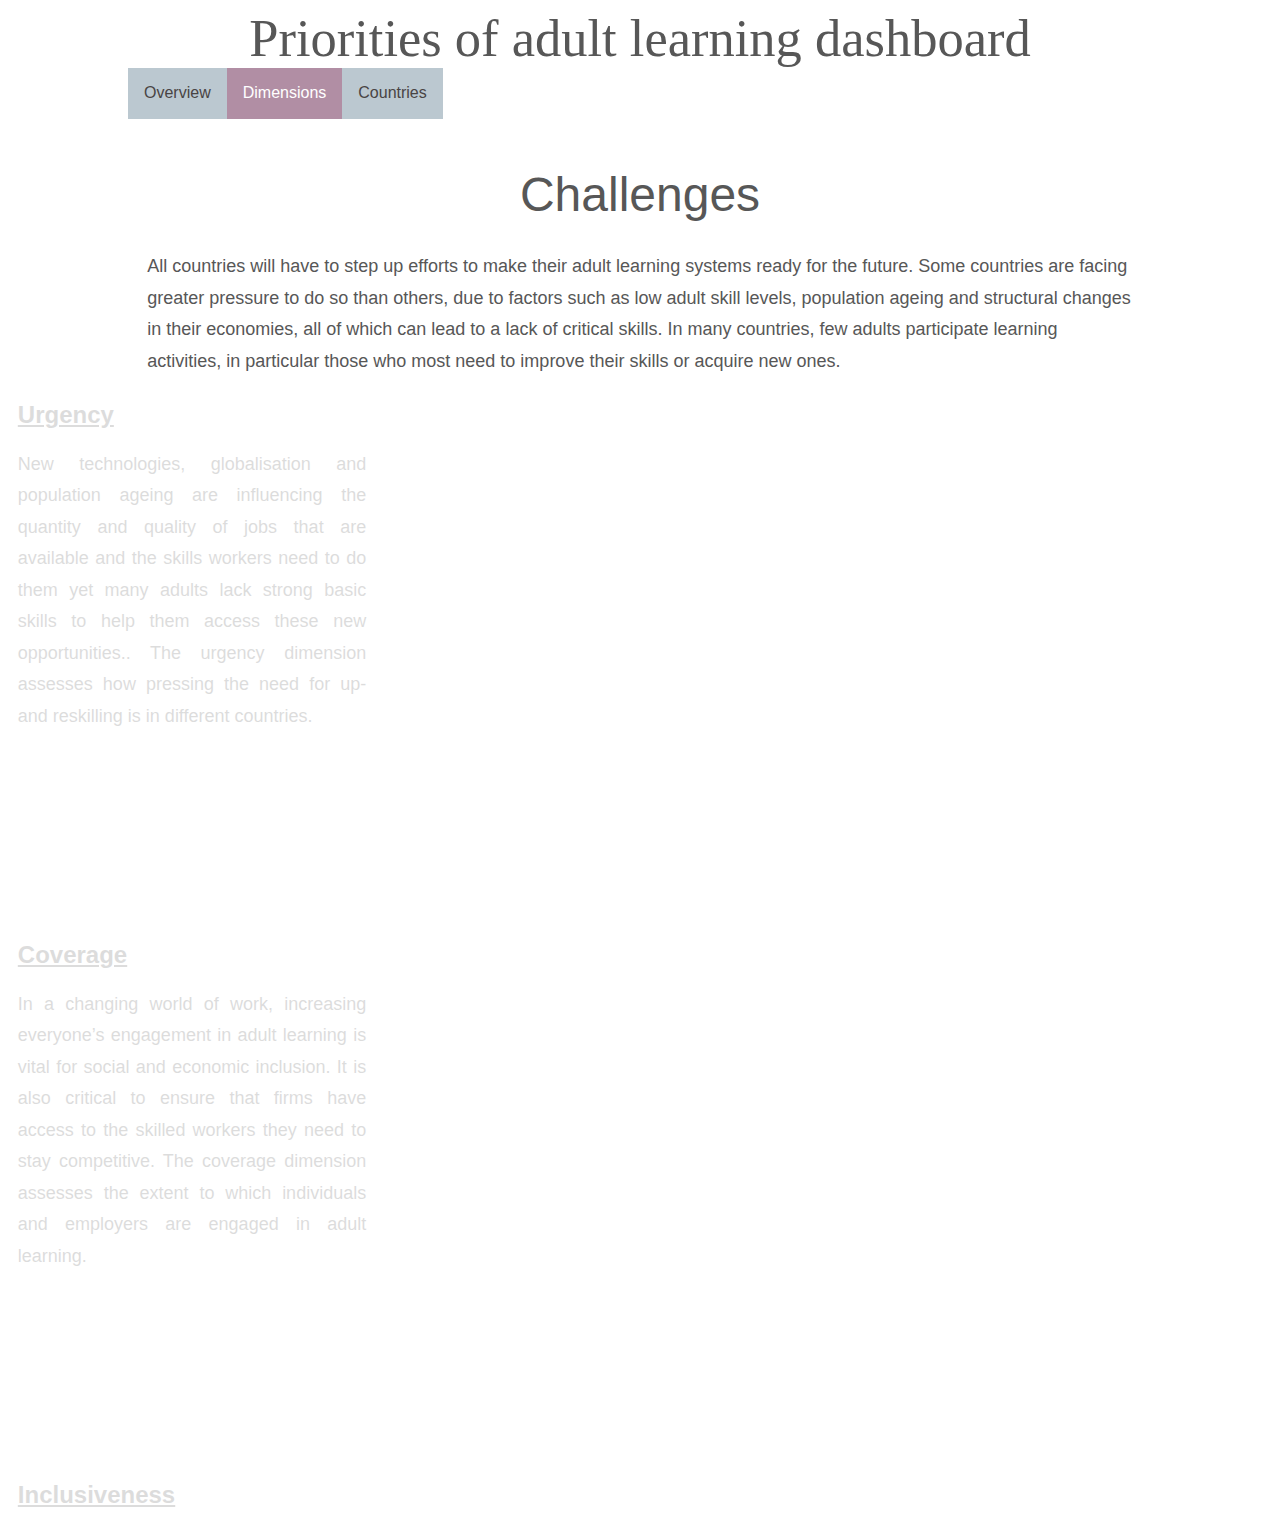
<file: v4.2/index.html>
<!doctype html>
<html>
	<head>
		<!--The browser can use non-English-language characters (...kind of) -->
		<meta name="viewport" content="width=device-width, initial-scale=1">
		<script src="libs/d3.v4.min.js"></script>
		<script src="libs/d3.v4.jetpack.min.js"></script>
		<script src="libs/d3-scale-chromatic.v1.min.js"></script>
		<script src="libs/d3-queue.v3.min.js"></script>
		<script src="libs/graph-scroll.js"></script>
		<script src="js/wrapText.js"></script>
    <link rel="stylesheet" href="https://maxcdn.bootstrapcdn.com/bootstrap/3.3.7/css/bootstrap.min.css">
    <script src="https://ajax.googleapis.com/ajax/libs/jquery/3.3.1/jquery.min.js"></script>
    <script src="https://maxcdn.bootstrapcdn.com/bootstrap/3.3.7/js/bootstrap.min.js"></script>
    <link rel="stylesheet" href="style.css" rel="stylesheet">  
		<meta charset="utf-8">
		<style></style>
	</head>
	<body>
		<h1>Priorities of adult learning dashboard</h1>
	   <!-- Tab links -->
    <div class="tab">
      <button class="tablinks"  id="defaultOpen" onclick="openTabs(event, 'overView')">Overview</button>
      <button class="tablinks" id="dimensionsView" onclick="openTabs(event, 'scrollView')">Dimensions</button>
      <button class="tablinks" id="countryStatsView" onclick="openTabs(event, 'countryView')">Countries</button>
    </div>
    <br/>
    <div id="overView"  class="tabcontent">
      <div class="paragraph">The world of work is changing. Digitalisation, deepening globalisation and population ageing are having a profound impact on the type and quality of jobs that are available, as well as on the kinds of skills needed to perform them.</div><div class="paragraph"> To what extent individuals, firms and economies can benefits from these changes critically depends on how ready its programmes for continuing training and education - its “adult learning systems”,- are to help people develop relevant skills for the changing world of work. What should the priorities be? 
      </div>
      <div id="help" data-toggle="collapse" href="#collapsableDef">Click for more information on the dimensions</div>
      <div id="collapsableDef" class="scroll style-3 panel-collapse collapse"> 
        <div class="wrapper cf">
            <div class="sidebar">
              <p>The 7 dimensions of the dashboard</p>
            </div>
            <div class="content">
              <p>The “Priorities of Adult Learning Systems” (or “PAL”) dashboard allows you to compare how ready adult learning systems are in different countries for the new realities of digitalisation and globalisation.. It presents a set of internationally comparable indicators along seven dimensions. 
                <ul>
                  <li> urgency<br/><span class="dimDef">How pressing is the need to update the adult learning system?</span></li>
                  <li> coverage<br/><span class="dimDef">To what extent are people and firms engaged in learning?</span></li>
                  <li> inclusiveness<br/><span class="dimDef">Does everyone have the same access to adult learning opportunities? </span> </li>
                  <li> alignment<br/><span class="dimDef">Does training provide adults with the skills needed in the labour market?</span> </li>
                  <li> financing<br /><span class="dimDef">To what extent do governments, firms and individuals allocate funding to the
                      adult learning system? </span> </li>
                  <li> flexibility and guidance<br /><span class="dimDef">Are adult learning opportunities flexible and is information
                      and guidance readily
                      available?</span> </li>
                  <li> quality<br/><span class="dimDef">To what extent is the quality of training assessed and how effective is adult learning?</span> </li>
              </ul>
              <p>
            </div> 
        </div>
      </div>

      
      <br/>

  		<div id="wrapper">
  			<div id="legend">
  				<h1>Adult learning systems</h1>
  				<p>The values range between <b>zero</b> (lowest value) and <b>one</b> (highest value). For all dimensions except urgency, higher values correspond to better performance. This the bigger the bubble the higher the performance in that dimension.   </p>
          <p> For the <b>urgency</b> dimension, higher values mean stronger urgency. Thus, the longer the bar, the more urgently a country needs to act.</p> 
          <p><i>If a country lacks a bubble, this means there was not enough data available for that dimension.</i></p>
  				<img id="imgLegend" src="Legend.png" height="384px" width="224px" />
          <br/>	
          <p><a href="https://www.oecd.org" target="_blank">More info</a></p>
  			</div>
  			<div id="chart"></div>
  		</div>
      <br/>	
      <div class="paragraph">
        To find out more, consult the accompanying report, “Getting Skills Right: Future-ready Adult Learning Systems”, which
        provides in-depth analysis of these dimensions.
      </div>
    </div>
    <div id="scrollView" class="tabcontent">
  		<h2>Challenges</h2>
  		<div class="paragraph">All countries will have to step up efforts to make their adult learning systems ready for the future. Some countries are facing greater pressure to do so than others, due to factors such as low adult skill levels, population ageing and structural changes in their economies, all of which can lead to a lack of critical skills. In many countries, few adults participate learning activities, in particular those who most need to improve their skills or acquire new ones.   
      </div>
      <br/>
   		<div id='container' class='container-1'>
        <div id="challengesTitle"></div>
        <div id="challengesChart"></div>
        <div id='sections'>
      		<div>
        			<h3>Urgency</h3>
        			<span class="def">New technologies, globalisation and population ageing are influencing the quantity and quality of jobs that are available and the skills workers need to do them  yet many adults lack strong basic skills to help them access these new opportunities.. The urgency dimension assesses how pressing the need for up- and reskilling is in different countries.
        			</span>	
      		</div>
      		<div>
        			<h3>Coverage</h3>
        			<span class="def">In a changing world of work, increasing everyone’s engagement in adult learning is vital for social and economic inclusion. It is also critical to ensure that firms have access to the skilled workers they need to stay competitive. The coverage dimension assesses the extent to which individuals and employers are engaged in adult learning.
        			</span>
      		</div>
      		<div>
        			<h3>Inclusiveness</h3>
        			<span class="def">Providing inclusive learning opportunities for all , especially for those whose most need to refresh their skills or develop new ones, is vital. In many cases, certain groups, such as low-skilled or older adults, have difficulty accessing training opportunities. The inclusiveness dimension looks at how equitable participation in adult learning is across countries. 
              </span>
              <Br /><Br /><Br /><Br /><Br /><Br />
        	</div>
        </div>
      </div>
      <br/>
  		<h2>Responses</h2>
      <div class="paragraph">To make sure their adult learning systems are ready for the future, countries will need to  adequately fund their PALS and ensure that training opportunities are flexible, of high quality and correspond to skill needs in the job market. </div>
      <br/>
      <div id='container2' class='container-2'>
        <div id="responsesTitle"></div>
        <div id="responsesChart"></div>
        <div id='sections2'>
          <div>
            <h3>Financing</h3>
            <span class="def">Adult learning systems need adequately financing in order to function. A healthy mix of funding sources, including contributions from government, employers and individuals themselves, is essential for their sustainability. The financing dimension assesses the extent to which adult learning systems are adequately financed by different actors.
            </span>
          </div>
          <div>
              <h3>Alignement</h3>
              <span class="def">Training opportunities must be aligned with skill needs in the job market, if people are to find work. This is vital for those whose current skills are highly likely to become obsolete. The alignment dimension looks at how well adult learning systems take into account the changing skill needs of the labour market.
              </span>
          </div>
          <div>
              <h3>Quality</h3>
              <span class="def">Training must be high quality if it is to serve its purpose. While quality is difficult to measure, quality assurance of adult learning providers and programmes is possible through certification, monitoring and evaluation. The quality dimension measures these aspects of quality. 
              </span>
          </div>
          <div>
              <h3>Flexibility and guidance</h3>
              <span class="def">Adults need easy access to information about training opportunities, but such opportunities must be flexible and responsive to their particular needs as adults. The flexibility and guidance dimension looks at how well countries do in providing information and guidance to adults on training opportunities and reducing barriers to their participation through flexible provision. 
              </span>
              <Br /><Br /><Br /><Br /><Br /><Br />
          </div>
        </div>
      </div>
    </div>
    <div id="countryView"  class="tabcontent">
      <div id="Country_sel">
        <div id="selCountry">
          <div class="dropdown_text">Select a country to see how it performs across the different dimensions: </div>
          <select id="country_dropdown" onchange="loopOverIndicators(alignment,financing,flexiguidance,inclusiveness,participation,quality,urgency)">
            <option value="-"> - </option>
            <option value="Australia" selected="selected">Australia</option>
            <option value="Austria" >Austria</option>
            <option value="Belgium" >Belgium</option>
            <option value="Canada" >Canada</option>
            <option value="Chile" >Chile</option>
            <option value="Czech Republic" >Czech Republic</option>
            <option value="Denmark" >Denmark</option>
            <option value="Estonia" >Estonia</option>
            <option value="Finland" >Finland</option>
            <option value="France" >France</option>
            <option value="Germany" >Germany</option>
            <option value="Greece" >Greece</option>
            <option value="Hungary" >Hungary</option>
            <option value="Ireland" >Ireland</option>
            <option value="Israel" >Israel</option>
            <option value="Italy" >Italy</option>
            <option value="Japan" >Japan</option>
            <option value="Korea" >Korea</option>
            <option value="Latvia" >Latvia</option>
            <option value="Lithuania" >Lithuania</option>
            <option value="Luxembourg" >Luxembourg</option>
            <option value="Netherlands" >Netherlands</option>
            <option value="New Zealand"" >New Zealand</option>
            <option value="Norway" >Norway</option>
            <option value="Poland" >Poland</option>
            <option value="Portugal" >Portugal</option>
            <option value="Slovak Republic" >Slovak Republic</option>
            <option value="Slovenia" >Slovenia</option>
            <option value="Spain" >Spain</option>
            <option value="Sweden" >Sweden</option>
            <option value="Switzerland" >Switzerland</option>
            <option value="Turkey" >Turkey</option>
            <option value="United Kingdom" >United Kingdom</option>
            <option value="United States" >United States</option>
          <!--</optgroup>-->
          </select>
        </div>

        <div id="compCountry">
          <div class="dropdown_text_comp">Compare the performance to this country: </div>
          <select id="country_dropdown_comp" onchange="loopOverIndicators(alignment,financing,flexiguidance,inclusiveness,participation,quality,urgency)">
            <option value="-" selected="selected"> - </option>
            <option value="Australia" >Australia</option>
            <option value="Austria">Austria</option>
            <option value="Belgium">Belgium</option>
            <option value="Canada">Canada</option>
            <option value="Chile">Chile</option>
            <option value="Czech Republic">Czech Republic</option>
            <option value="Denmark">Denmark</option>
            <option value="Estonia">Estonia</option>
            <option value="Finland">Finland</option>
            <option value="France">France</option>
            <option value="Germany">Germany</option>
            <option value="Greece">Greece</option>
            <option value="Hungary">Hungary</option>
            <option value="Ireland">Ireland</option>
            <option value="Israel">Israel</option>
            <option value="Italy">Italy</option>
            <option value="Japan">Japan</option>
            <option value="Korea">Korea</option>
            <option value="Latvia">Latvia</option>
            <option value="Lithuania">Lithuania</option>
            <option value="Luxembourg">Luxembourg</option>
            <option value="Netherlands">Netherlands</option>
            <option value="New Zealand"" >New Zealand</option>
            <option value=" Norway">Norway</option>
            <option value="Poland">Poland</option>
            <option value="Portugal">Portugal</option>
            <option value="Slovak Republic">Slovak Republic</option>
            <option value="Slovenia">Slovenia</option>
            <option value="Spain">Spain</option>
            <option value="Sweden">Sweden</option>
            <option value="Switzerland">Switzerland</option>
            <option value="Turkey">Turkey</option>
            <option value="United Kingdom">United Kingdom</option>
            <option value="United States">United States</option>
            <!--</optgroup>-->
          </select>
        </div>
      </div>
    
      <!--
        *******************************************************
        ************Indicators' List*********************
        *******************************************************
      -->
    
      <!--*******************************************    
        ************ Challenges *********************
        *********************************************
      -->
      <div id="Challenges">
        <!------------->
        <!-- Urgency -->
        <!------------->
        <div data-lorem="p">
          <div class="dimTitle" id="UrgencyTitle" data-toggle="collapse"  href="#collapseUrgency">Urgency <span class="hint">Click to expand/collapse</span></div>
          <div class="introChart">
            <div id="title_Urgency" class="indicTitle">
            </div>
            <div id="chart_Urgency" class="indicChart">
            </div>
          </div>
          <div id="collapseUrgency" class="panel-collapse collapse">
            <div class="indicatorPres">
              <div id="title_1_1_1" class="indicTitle">
              </div>
              <div id="chart_1_1_1" class="indicChart">
              </div>
            </div>
            <div class="indicatorPres">
              <div id="title_1_1_2" class="indicTitle">
              </div>
              <div id="chart_1_1_2" class="indicChart">
              </div>
            </div>
            <div class="indicatorPres">
              <div id="title_1_2_1" class="indicTitle">
              </div>
              <div id="chart_1_2_1" class="indicChart">
              </div>
            </div>
            <div class="indicatorPres">
              <div id="title_1_2_2" class="indicTitle">
              </div>
              <div id="chart_1_2_2" class="indicChart">
              </div>
            </div>
            <div class="indicatorPres">
              <div id="title_1_3_1" class="indicTitle">
              </div>
              <div id="chart_1_3_1" class="indicChart">
              </div>
            </div>
            <div class="indicatorPres">
              <div id="title_1_3_2" class="indicTitle">
              </div>
              <div id="chart_1_3_2" class="indicChart">
              </div>
            </div>
            <div class="indicatorPres">
              <div id="title_1_4_1" class="indicTitle">
              </div>
              <div id="chart_1_4_1" class="indicChart">
              </div>
            </div>
            <div class="indicatorPres">
              <div id="title_1_4_2" class="indicTitle">
              </div>
              <div id="chart_1_4_2" class="indicChart">
              </div>
            </div>
            <div class="indicatorPres">
              <div id="title_1_4_3" class="indicTitle">
              </div>
              <div id="chart_1_4_3" class="indicChart">
              </div>
            </div>
          </div>
          <div class="sticky_sentinel sticky_sentinel--top"></div>
          <div class="sticky_sentinel sticky_sentinel--bottom"></div>
        </div>
        <!------------------->
        <!-- Participation -->
        <!------------------->
        <div data-lorem="p">
          <div class="dimTitle" id="CoverageTitle" data-toggle="collapse"  href="#collapseCoverage">Coverage <span class="hint">Click to expand/collapse</span></div>
          <div class="introChart">
            <div id="title_Coverage" class="indicTitle">
            </div>
            <div id="chart_Coverage" class="indicChart">
            </div>
          </div>
          <div id="collapseCoverage" class="panel-collapse collapse">
            <div class="indicatorPres">
              <div id="title_3_1_1" class="indicTitle">
              </div>
              <div id="chart_3_1_1" class="indicChart">
              </div>
            </div>
            <div class="indicatorPres">
              <div id="title_3_1_2" class="indicTitle">
              </div>
              <div id="chart_3_1_2" class="indicChart">
              </div>
            </div>
            <div class="indicatorPres">
              <div id="title_3_1_3" class="indicTitle">
              </div>
              <div id="chart_3_1_3" class="indicChart">
              </div>
            </div>
            <div class="indicatorPres">
              <div id="title_3_2_1" class="indicTitle">
              </div>
              <div id="chart_3_2_1" class="indicChart">
              </div>
            </div>
            <div class="indicatorPres">
              <div id="title_3_2_2" class="indicTitle">
              </div>
              <div id="chart_3_2_2" class="indicChart">
              </div>
            </div>
            <div class="indicatorPres">
              <div id="title_3_3_3" class="indicTitle">
              </div>
              <div id="chart_3_3_3" class="indicChart">
              </div>
            </div>
            <div class="indicatorPres">
              <div id="title_3_4_3" class="indicTitle">
              </div>
              <div id="chart_3_4_3" class="indicChart">
              </div>
            </div>
          </div>

          <div class="sticky_sentinel sticky_sentinel--top"></div>
          <div class="sticky_sentinel sticky_sentinel--bottom"></div>
        </div>
        <!------------------->
        <!-- Inclusiveness -->
        <!------------------->
        <div data-lorem="p">
          <div class="dimTitle" id="InclusivenessTitle" data-toggle="collapse"  href="#collapseInclusiveness">Inclusiveness <span class="hint">Click to expand/collapse</span></div>
          <div class="introChart">
            <div id="title_Inclusiveness" class="indicTitle">
            </div>
            <div id="chart_Inclusiveness" class="indicChart">
            </div>
          </div>
          <div id="collapseInclusiveness" class="panel-collapse collapse">
            <div class="indicatorPres">
              <div id="title_4_1_1" class="indicTitle">
              </div>
              <div id="chart_4_1_1" class="indicChart">
              </div>
            </div>
            <div class="indicatorPres">
              <div id="title_4_1_2" class="indicTitle">
              </div>
              <div id="chart_4_1_2" class="indicChart">
              </div>
            </div>
            <div class="indicatorPres">
              <div id="title_4_1_3" class="indicTitle">
              </div>
              <div id="chart_4_1_3" class="indicChart">
              </div>
            </div>
            <div class="indicatorPres">
              <div id="title_4_1_4" class="indicTitle">
              </div>
              <div id="chart_4_1_4" class="indicChart">
              </div>
            </div>
            <div class="indicatorPres">
              <div id="title_4_2_1" class="indicTitle">
              </div>
              <div id="chart_4_2_1" class="indicChart">
              </div>
            </div>
            <div class="indicatorPres">
              <div id="title_4_2_2" class="indicTitle">
              </div>
              <div id="chart_4_2_2" class="indicChart">
              </div>
            </div>
            <div class="indicatorPres">
              <div id="title_4_2_3" class="indicTitle">
              </div>
              <div id="chart_4_2_3" class="indicChart">
              </div>
            </div>
            <div class="indicatorPres">
              <div id="title_4_2_4" class="indicTitle">
              </div>
              <div id="chart_4_2_4" class="indicChart">
              </div>
            </div>
          </div>

          <div class="sticky_sentinel sticky_sentinel--top"></div>
          <div class="sticky_sentinel sticky_sentinel--bottom"></div>
        </div>
      </div>
      <!--*******************************************    
        ************ Responses *********************
        *********************************************
      -->
      <div id="Responses">

        <!------------->
        <!-- Financing -->
        <!------------->
        <div data-lorem="p">
          <div class="dimTitle" id="FinancingTitle" data-toggle="collapse"  href="#collapseFinancing">Financing <span class="hint">Click to expand/collapse</span></div>
          <div class="introChart">
            <div id="title_Financing" class="indicTitle">
            </div>
            <div id="chart_Financing" class="indicChart">
            </div>
          </div>
          <div id="collapseFinancing" class="panel-collapse collapse">
            <div class="indicatorPres">
              <div id="title_2_1_1" class="indicTitle">
              </div>
              <div id="chart_2_1_1" class="indicChart">
              </div>
            </div>
            <div class="indicatorPres">
              <div id="title_2_1_2" class="indicTitle">
              </div>
              <div id="chart_2_1_2" class="indicChart">
              </div>
            </div>
            <div class="indicatorPres">
              <div id="title_2_2_1" class="indicTitle">
              </div>
              <div id="chart_2_2_1" class="indicChart">
              </div>
            </div>
            <div class="indicatorPres">
              <div id="title_2_2_2" class="indicTitle">
              </div>
              <div id="chart_2_2_2" class="indicChart">
              </div>
            </div>
            <div class="indicatorPres">
              <div id="title_2_2_3" class="indicTitle">
              </div>
              <div id="chart_2_2_3" class="indicChart">
              </div>
            </div>
            <div class="indicatorPres">
              <div id="title_2_3_1" class="indicTitle">
              </div>
              <div id="chart_2_3_1" class="indicChart">
              </div>
            </div>
            <div class="indicatorPres">
              <div id="title_2_3_2" class="indicTitle">
              </div>
              <div id="chart_2_3_2" class="indicChart">
              </div>
            </div>
          </div>

          <div class="sticky_sentinel sticky_sentinel--top"></div>
          <div class="sticky_sentinel sticky_sentinel--bottom"></div>
        </div>
        <!------------->
        <!-- Quality -->
        <!------------->
        <div data-lorem="p">
          <div class="dimTitle" id="QualityTitle" data-toggle="collapse"  href="#collapseQuality">Quality <span class="hint">Click to expand/collapse</span></div>
          <div class="introChart">
            <div id="title_Quality" class="indicTitle">
            </div>
            <div id="chart_Quality" class="indicChart">
            </div>
          </div>
          <div id="collapseQuality" class="panel-collapse collapse">
            <div class="indicatorPres">
              <div id="title_5_1_1" class="indicTitle">
              </div>
              <div id="chart_5_1_1" class="indicChart">
              </div>
            </div>
            <div class="indicatorPres">
              <div id="title_5_1_2" class="indicTitle">
              </div>
              <div id="chart_5_1_2" class="indicChart">
              </div>
            </div>
            <div class="indicatorPres">
              <div id="title_5_2_1" class="indicTitle">
              </div>
              <div id="chart_5_2_1" class="indicChart">
              </div>
            </div>
            <div class="indicatorPres">
              <div id="title_5_2_2" class="indicTitle">
              </div>
              <div id="chart_5_2_2" class="indicChart">
              </div>
            </div>
            <div class="indicatorPres">
              <div id="title_5_2_3" class="indicTitle">
              </div>
              <div id="chart_5_2_3" class="indicChart">
              </div>
            </div>
            <div class="indicatorPres">
              <div id="title_5_2_4" class="indicTitle">
              </div>
              <div id="chart_5_2_4" class="indicChart">
              </div>
            </div>
          </div>

          <div class="sticky_sentinel sticky_sentinel--top"></div>
          <div class="sticky_sentinel sticky_sentinel--bottom"></div>
        </div>
        <!------------->
        <!-- Alignment -->
        <!------------->
        <div data-lorem="p">
          <div class="dimTitle" id="AlignmentTitle" data-toggle="collapse"  href="#collapseAlignment">Alignment <span class="hint">Click to expand/collapse</span></div>
          <div class="introChart">
            <div id="title_Alignment" class="indicTitle">
            </div>
            <div id="chart_Alignment" class="indicChart">
            </div>
          </div>
          <div id="collapseAlignment" class="panel-collapse collapse">
            <div class="indicatorPres">
              <div id="title_6_1_1" class="indicTitle">
              </div>
              <div id="chart_6_1_1" class="indicChart">
              </div>
            </div>
            <div class="indicatorPres">
              <div id="title_6_2_1" class="indicTitle">
              </div>
              <div id="chart_6_2_1" class="indicChart">
              </div>
            </div>
            <div class="indicatorPres">
              <div id="title_6_2_2" class="indicTitle">
              </div>
              <div id="chart_6_2_2" class="indicChart">
              </div>
            </div>
            <div class="indicatorPres">
              <div id="title_6_2_3" class="indicTitle">
              </div>
              <div id="chart_6_2_3" class="indicChart">
              </div>
            </div>
            <div class="indicatorPres">
              <div id="title_6_3_1" class="indicTitle">
              </div>
              <div id="chart_6_3_1" class="indicChart">
              </div>
            </div>
            <div class="indicatorPres">
              <div id="title_6_3_2" class="indicTitle">
              </div>
              <div id="chart_6_3_2" class="indicChart">
              </div>
            </div>
            <div class="indicatorPres">
              <div id="title_6_3_3" class="indicTitle">
              </div>
              <div id="chart_6_3_3" class="indicChart">
              </div>
            </div>
          </div>

          <div class="sticky_sentinel sticky_sentinel--top"></div>
          <div class="sticky_sentinel sticky_sentinel--bottom"></div>
        </div>
        <!------------------->
        <!-- Participation -->
        <!------------------->

        <div data-lorem="p">
          <div class="dimTitle" id="FlexiguidanceTitle" data-toggle="collapse"  href="#collapseFlexiquidance">Flexiguidance <span class="hint">Click to expand/collapse</span></div>
          <div class="introChart">
            <div id="title_Flexiguidance" class="indicTitle">
            </div>
            <div id="chart_Flexiguidance" class="indicChart">
            </div>
          </div>
          <div id="collapseFlexiquidance" class="panel-collapse collapse">
            <div class="indicatorPres">
              <div id="title_7_1_1" class="indicTitle">
              </div>
              <div id="chart_7_1_1" class="indicChart">
              </div>
            </div>
            <div class="indicatorPres">
              <div id="title_7_1_2" class="indicTitle">
              </div>
              <div id="chart_7_1_2" class="indicChart">
              </div>
            </div>
            <div class="indicatorPres">
              <div id="title_7_2_1" class="indicTitle">
              </div>
              <div id="chart_7_2_1" class="indicChart">
              </div>
            </div>
            <div class="indicatorPres">
              <div id="title_7_2_2" class="indicTitle">
              </div>
              <div id="chart_7_2_2" class="indicChart">
              </div>
            </div>
          </div>
          <div class="sticky_sentinel sticky_sentinel--top"></div>
          <div class="sticky_sentinel sticky_sentinel--bottom"></div>
        </div>
      </div>
    </div>
	</body>

  <script src="js/openTabs.js"></script>
  <script src="js/scrollytelling.js"></script>
  <script src="js/pearlchart.js"></script>
  <script src="js/init.js"></script>
</html>
</file>
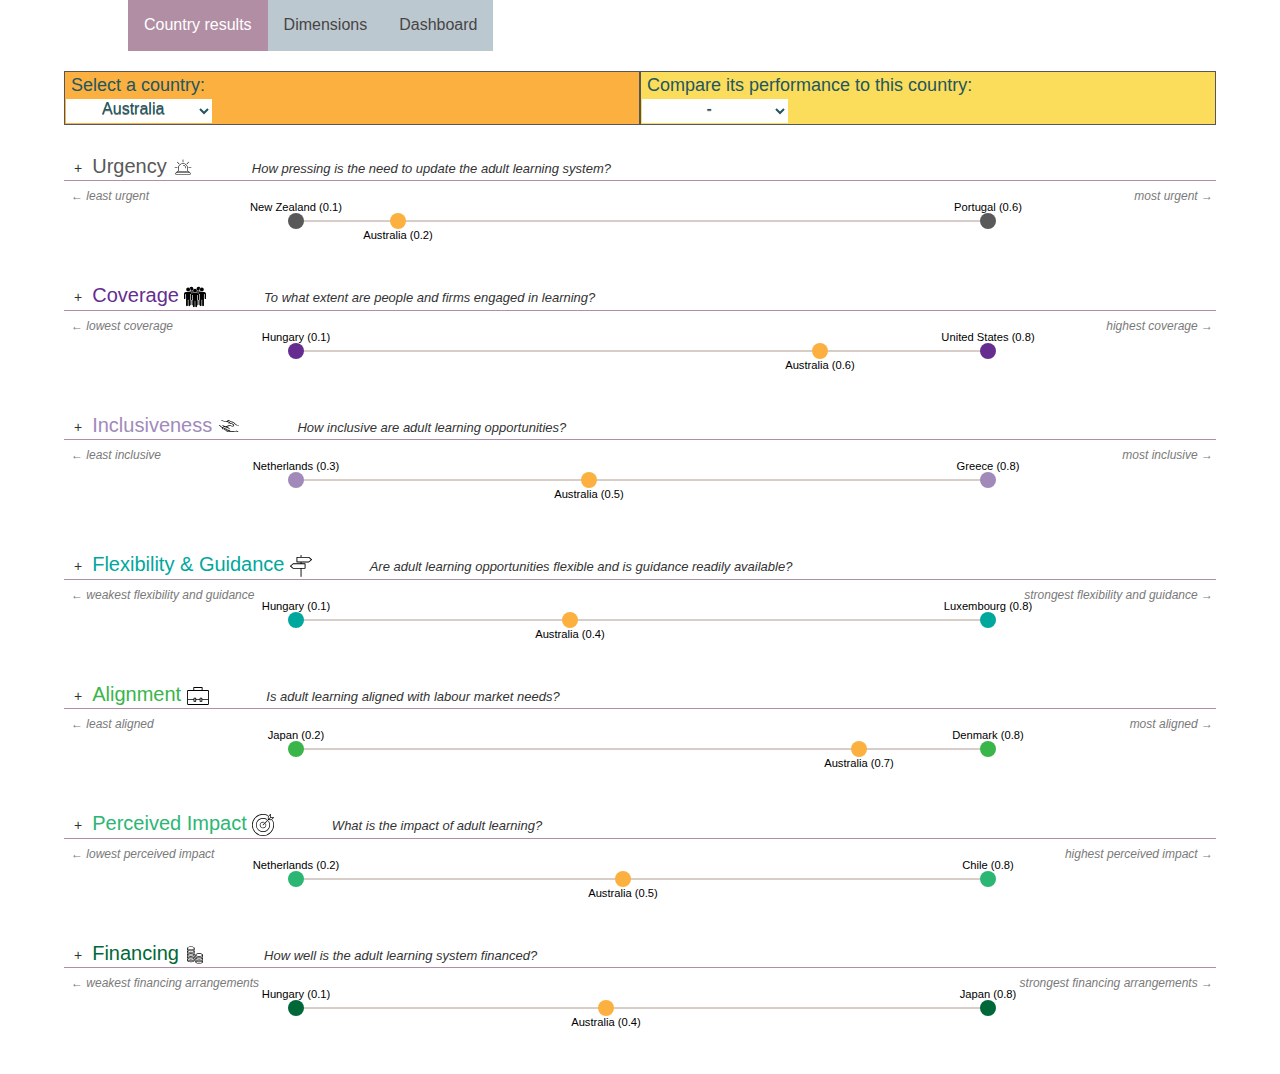
<file: v4.3/index.html>
<!doctype html>
<html>
	<head>
		<!--The browser can use non-English-language characters (...kind of) -->
		<meta name="viewport" content="width=device-width, initial-scale=1">
		<script src="libs/d3.v4.min.js"></script>
		<script src="libs/d3.v4.jetpack.min.js"></script>
		<script src="libs/d3-scale-chromatic.v1.min.js"></script>
    <script src="libs/d3-queue.v3.min.js"></script>
    <script src="libs/modernizr.js"></script>
    <link rel="stylesheet" href="https://maxcdn.bootstrapcdn.com/bootstrap/3.3.7/css/bootstrap.min.css">
    <script src="https://ajax.googleapis.com/ajax/libs/jquery/3.3.1/jquery.min.js"></script>
    <script src="https://maxcdn.bootstrapcdn.com/bootstrap/3.3.7/js/bootstrap.min.js"></script>
    <link rel="stylesheet" href="style.css" rel="stylesheet">  
		<meta charset="utf-8">
		<style></style>
	</head>
	<body>
    <!-- Tab links -->
    <div class="tab">
      <button class="tablinks" id="countryStatsView" onclick="openTabs(event, 'countryView')">Country results</button>
      <button class="tablinks" id="dimensionsView" onclick="openTabs(event, 'dimensionView')">Dimensions</button>
      <button class="tablinks" id="defaultOpen" onclick="openTabs(event, 'dashboardView')">Dashboard</button>
    </div>
    <br />
    <div id="countryView" class="tabcontent">
      <div id="Country_sel">
        <div id="selCountry">
          <div class="dropdown_text">Select a country: </div>
          <select id="country_dropdown" onchange="loopOverIndicators(alignment,financing,flexiguidance,inclusiveness,participation,quality,urgency)">
            <option value="-"> - </option>
            <option value="Australia" selected="selected">Australia</option>
            <option value="Austria" >Austria</option>
            <option value="Belgium" >Belgium</option>
            <option value="Canada" >Canada</option>
            <option value="Chile" >Chile</option>
            <option value="Czech Republic" >Czech Republic</option>
            <option value="Denmark" >Denmark</option>
            <option value="Estonia" >Estonia</option>
            <option value="Finland" >Finland</option>
            <option value="France" >France</option>
            <option value="Germany" >Germany</option>
            <option value="Greece" >Greece</option>
            <option value="Hungary" >Hungary</option>
            <option value="Ireland" >Ireland</option>
            <option value="Israel" >Israel</option>
            <option value="Italy" >Italy</option>
            <option value="Japan" >Japan</option>
            <option value="Korea" >Korea</option>
            <option value="Latvia" >Latvia</option>
            <option value="Lithuania" >Lithuania</option>
            <option value="Luxembourg" >Luxembourg</option>
            <option value="Netherlands" >Netherlands</option>
            <option value="New Zealand" >New Zealand</option>
            <option value="Norway" >Norway</option>
            <option value="OECD">OECD</option>
            <option value="Poland" >Poland</option>
            <option value="Portugal" >Portugal</option>
            <option value="Slovak Republic" >Slovak Republic</option>
            <option value="Slovenia" >Slovenia</option>
            <option value="Spain" >Spain</option>
            <option value="Sweden" >Sweden</option>
            <option value="Switzerland" >Switzerland</option>
            <option value="Turkey" >Turkey</option>
            <option value="United Kingdom" >United Kingdom</option>
            <option value="United States" >United States</option>
          <!--</optgroup>-->
          </select>
        </div>

        <div id="compCountry">
          <div class="dropdown_text_comp">Compare its performance to this country: </div>
          <select id="country_dropdown_comp" onchange="loopOverIndicators(alignment,financing,flexiguidance,inclusiveness,participation,quality,urgency)">
            <option value="-" selected="selected"> - </option>
            <option value="Australia" >Australia</option>
            <option value="Austria">Austria</option>
            <option value="Belgium">Belgium</option>
            <option value="Canada">Canada</option>
            <option value="Chile">Chile</option>
            <option value="Czech Republic">Czech Republic</option>
            <option value="Denmark">Denmark</option>
            <option value="Estonia">Estonia</option>
            <option value="Finland">Finland</option>
            <option value="France">France</option>
            <option value="Germany">Germany</option>
            <option value="Greece">Greece</option>
            <option value="Hungary">Hungary</option>
            <option value="Ireland">Ireland</option>
            <option value="Israel">Israel</option>
            <option value="Italy">Italy</option>
            <option value="Japan">Japan</option>
            <option value="Korea">Korea</option>
            <option value="Latvia">Latvia</option>
            <option value="Lithuania">Lithuania</option>
            <option value="Luxembourg">Luxembourg</option>
            <option value="Netherlands">Netherlands</option>
            <option value="New Zealand" >New Zealand</option>
            <option value=" Norway">Norway</option>
            <option value="OECD">OECD</option>
            <option value="Poland">Poland</option>
            <option value="Portugal">Portugal</option>
            <option value="Slovak Republic">Slovak Republic</option>
            <option value="Slovenia">Slovenia</option>
            <option value="Spain">Spain</option>
            <option value="Sweden">Sweden</option>
            <option value="Switzerland">Switzerland</option>
            <option value="Turkey">Turkey</option>
            <option value="United Kingdom">United Kingdom</option>
            <option value="United States">United States</option>
            <!--</optgroup>-->
          </select>
        </div>
      </div>
    
      <!--
        *******************************************************
        ************Indicators' List*********************
        *******************************************************
      -->
    
      <!--*******************************************    
        ************ Challenges *********************
        *********************************************
      -->
      <div id="Challenges">
        <!------------->
        <!-- Urgency -->
        <!------------->
        <div data-lorem="p">
          <div class="text-toogle" aria-expanded="false" data-toggle="collapse"  href="#collapseUrgency"><span class="collapseSymbol text-collapsed">+</span><span class="collapseSymbol text-expanded">-</span><span class="dimTitle" id="UrgencyTitle" >Urgency <img src="img/urgency.svg" class="img"></span><span class="dimDef">How pressing is the need to update the adult learning system?</span></div>
          <div class="introChart">
            <div id="title_Urgency" class="indicTitle">
            </div>
            <div id="chart_Urgency" class="indicChart">
            </div>
          </div>
          <div id="collapseUrgency" class="panel-collapse collapse">
            <div class="indicatorPres">
              <div id="title_1_1_1" class="indicTitle">
              </div>
              <div id="chart_1_1_1" class="indicChart">
              </div>
            </div>
            <div class="indicatorPres">
              <div id="title_1_1_2" class="indicTitle">
              </div>
              <div id="chart_1_1_2" class="indicChart">
              </div>
            </div>
            <div class="indicatorPres">
              <div id="title_1_2_1" class="indicTitle">
              </div>
              <div id="chart_1_2_1" class="indicChart">
              </div>
            </div>
            <div class="indicatorPres">
              <div id="title_1_2_2" class="indicTitle">
              </div>
              <div id="chart_1_2_2" class="indicChart">
              </div>
            </div>
            <div class="indicatorPres">
              <div id="title_1_3_1" class="indicTitle">
              </div>
              <div id="chart_1_3_1" class="indicChart">
              </div>
            </div>
            <div class="indicatorPres">
              <div id="title_1_3_2" class="indicTitle">
              </div>
              <div id="chart_1_3_2" class="indicChart">
              </div>
            </div>
            <div class="indicatorPres">
              <div id="title_1_4_1" class="indicTitle">
              </div>
              <div id="chart_1_4_1" class="indicChart">
              </div>
            </div>
            <div class="indicatorPres">
              <div id="title_1_4_2" class="indicTitle">
              </div>
              <div id="chart_1_4_2" class="indicChart">
              </div>
            </div>
            <div class="indicatorPres">
              <div id="title_1_4_3" class="indicTitle">
              </div>
              <div id="chart_1_4_3" class="indicChart">
              </div>
            </div>
            <div class="indicatorPres">
              <div id="title_1_4_4" class="indicTitle">
              </div>
              <div id="chart_1_4_4" class="indicChart">
              </div>
            </div>
          </div>
          <div class="sticky_sentinel sticky_sentinel--top"></div>
          <div class="sticky_sentinel sticky_sentinel--bottom"></div>
        </div>
        <!------------------->
        <!-- Coverage -->
        <!------------------->
        <div data-lorem="p">
          <div class="text-toogle" aria-expanded="false" data-toggle="collapse"  href="#collapseCoverage"><span class="collapseSymbol text-collapsed">+</span><span class="collapseSymbol text-expanded">-</span><span class="dimTitle" id="CoverageTitle" >Coverage <img src="img/coverage.svg" class="img"></span><span class="dimDef">To what extent are people and firms engaged in learning?</span></div>
          <div class="introChart">
            <div id="title_Coverage" class="indicTitle">
            </div>
            <div id="chart_Coverage" class="indicChart">
            </div>
          </div>
          <div id="collapseCoverage" class="panel-collapse collapse">
            <div class="indicatorPres">
              <div id="title_3_1_1" class="indicTitle">
              </div>
              <div id="chart_3_1_1" class="indicChart">
              </div>
            </div>
            <div class="indicatorPres">
              <div id="title_3_1_2" class="indicTitle">
              </div>
              <div id="chart_3_1_2" class="indicChart">
              </div>
            </div>
            <div class="indicatorPres">
              <div id="title_3_1_3" class="indicTitle">
              </div>
              <div id="chart_3_1_3" class="indicChart">
              </div>
            </div>
            <div class="indicatorPres">
              <div id="title_3_2_1" class="indicTitle">
              </div>
              <div id="chart_3_2_1" class="indicChart">
              </div>
            </div>
            <div class="indicatorPres">
              <div id="title_3_2_2" class="indicTitle">
              </div>
              <div id="chart_3_2_2" class="indicChart">
              </div>
            </div>
            <div class="indicatorPres">
              <div id="title_3_3_3" class="indicTitle">
              </div>
              <div id="chart_3_3_3" class="indicChart">
              </div>
            </div>
            <div class="indicatorPres">
              <div id="title_3_4_3" class="indicTitle">
              </div>
              <div id="chart_3_4_3" class="indicChart">
              </div>
            </div>
          </div>

          <div class="sticky_sentinel sticky_sentinel--top"></div>
          <div class="sticky_sentinel sticky_sentinel--bottom"></div>
        </div>
        <!------------------->
        <!-- Inclusiveness -->
        <!------------------->
        <div data-lorem="p">
          <div class="text-toogle" aria-expanded="false" data-toggle="collapse"  href="#collapseInclusiveness"><span class="collapseSymbol text-collapsed">+</span><span class="collapseSymbol text-expanded">-</span><span class="dimTitle" id="InclusivenessTitle" >Inclusiveness <img src="img/inclusiveness.svg" class="img"></span><span class="dimDef">How inclusive are adult learning opportunities? </span></div>
          <div class="introChart">
            <div id="title_Inclusiveness" class="indicTitle">
            </div>
            <div id="chart_Inclusiveness" class="indicChart">
            </div>
          </div>
          <div id="collapseInclusiveness" class="panel-collapse collapse">
            <div class="indicatorPres">
              <div id="title_4_1_1" class="indicTitle">
              </div>
              <div id="chart_4_1_1" class="indicChart">
              </div>
            </div>
            <div class="indicatorPres">
              <div id="title_4_1_2" class="indicTitle">
              </div>
              <div id="chart_4_1_2" class="indicChart">
              </div>
            </div>
            <div class="indicatorPres">
              <div id="title_4_1_3" class="indicTitle">
              </div>
              <div id="chart_4_1_3" class="indicChart">
              </div>
            </div>
            <div class="indicatorPres">
              <div id="title_4_1_4" class="indicTitle">
              </div>
              <div id="chart_4_1_4" class="indicChart">
              </div>
            </div>
            <div class="indicatorPres">
              <div id="title_4_2_1" class="indicTitle">
              </div>
              <div id="chart_4_2_1" class="indicChart">
              </div>
            </div>
            <div class="indicatorPres">
              <div id="title_4_2_2" class="indicTitle">
              </div>
              <div id="chart_4_2_2" class="indicChart">
              </div>
            </div>
            <div class="indicatorPres">
              <div id="title_4_2_3" class="indicTitle">
              </div>
              <div id="chart_4_2_3" class="indicChart">
              </div>
            </div>
            <div class="indicatorPres">
              <div id="title_4_2_4" class="indicTitle">
              </div>
              <div id="chart_4_2_4" class="indicChart">
              </div>
            </div>
          </div>

          <div class="sticky_sentinel sticky_sentinel--top"></div>
          <div class="sticky_sentinel sticky_sentinel--bottom"></div>
        </div>
      </div>
      <!--*******************************************    
        ************ Responses *********************
        *********************************************
      -->
      <div id="Responses">
        <!------------------->
        <!-- Flexibilty & Guidance -->
        <!------------------->
        <div data-lorem="p">
          <div class="text-toogle" aria-expanded="false" data-toggle="collapse" href="#collapseFlexiquidance"><span class="collapseSymbol text-collapsed">+</span><span
              class="collapseSymbol text-expanded">-</span><span class="dimTitle" id="FlexiguidanceTitle">Flexibility &   Guidance <img src="img/flexiguidance.svg" class="img"></span><span class="dimDef">Are adult learning opportunities flexible and is guidance readily available?</span></div>
          <div class="introChart">
            <div id="title_Flexiguidance" class="indicTitle">
            </div>
            <div id="chart_Flexiguidance" class="indicChart">
            </div>
          </div>
          <div id="collapseFlexiquidance" class="panel-collapse collapse">
            <div class="indicatorPres">
              <div id="title_7_1_1" class="indicTitle">
              </div>
              <div id="chart_7_1_1" class="indicChart">
              </div>
            </div>
            <div class="indicatorPres">
              <div id="title_7_1_2" class="indicTitle">
              </div>
              <div id="chart_7_1_2" class="indicChart">
              </div>
            </div>
            <div class="indicatorPres">
              <div id="title_7_2_1" class="indicTitle">
              </div>
              <div id="chart_7_2_1" class="indicChart">
              </div>
            </div>
            <div class="indicatorPres">
              <div id="title_7_2_2" class="indicTitle">
              </div>
              <div id="chart_7_2_2" class="indicChart">
              </div>
            </div>
          </div>
          <div class="sticky_sentinel sticky_sentinel--top"></div>
          <div class="sticky_sentinel sticky_sentinel--bottom"></div>
        </div><!------------->
        <!-- Alignment -->
        <!------------->
        <div data-lorem="p">
          <div class="text-toogle" aria-expanded="false" data-toggle="collapse" href="#collapseAlignment"><span class="collapseSymbol text-collapsed">+</span><span class="collapseSymbol text-expanded">-</span><span class="dimTitle" id="AlignmentTitle">Alignment <img src="img/alignment.svg" class="img"></span><span class="dimDef">Is adult learning aligned with labour market needs?</span></div>
          <div class="introChart">
            <div id="title_Alignment" class="indicTitle">
            </div>
            <div id="chart_Alignment" class="indicChart">
            </div>
          </div>
          <div id="collapseAlignment" class="panel-collapse collapse">
            <div class="indicatorPres">
              <div id="title_6_1_1" class="indicTitle">
              </div>
              <div id="chart_6_1_1" class="indicChart">
              </div>
            </div>
            <div class="indicatorPres">
              <div id="title_6_1_2" class="indicTitle">
              </div>
              <div id="chart_6_1_2" class="indicChart">
              </div>
            </div>
            <div class="indicatorPres">
              <div id="title_6_1_3" class="indicTitle">
              </div>
              <div id="chart_6_1_3" class="indicChart">
              </div>
            </div>
            <div class="indicatorPres">
              <div id="title_6_2_1" class="indicTitle">
              </div>
              <div id="chart_6_2_1" class="indicChart">
              </div>
            </div>
            <div class="indicatorPres">
              <div id="title_6_3_1" class="indicTitle">
              </div>
              <div id="chart_6_3_1" class="indicChart">
              </div>
            </div>
            <div class="indicatorPres">
              <div id="title_6_3_2" class="indicTitle">
              </div>
              <div id="chart_6_3_2" class="indicChart">
              </div>
            </div>
            <div class="indicatorPres">
              <div id="title_6_3_3" class="indicTitle">
              </div>
              <div id="chart_6_3_3" class="indicChart">
              </div>
            </div>
            <div class="indicatorPres">
              <div id="title_6_4_1" class="indicTitle">
              </div>
              <div id="chart_6_4_1" class="indicChart">
              </div>
            </div>
            <div class="indicatorPres">
              <div id="title_6_4_2" class="indicTitle">
              </div>
              <div id="chart_6_4_2" class="indicChart">
              </div>
            </div>
          </div>

          <div class="sticky_sentinel sticky_sentinel--top"></div>
          <div class="sticky_sentinel sticky_sentinel--bottom"></div>
        </div><!------------->
        <!-- Perceived Impact -->
        <!------------->
        <div data-lorem="p">
          <div class="text-toogle" aria-expanded="false" data-toggle="collapse" href="#collapseQuality"><span class="collapseSymbol text-collapsed">+</span><span
              class="collapseSymbol text-expanded">-</span><span class="dimTitle" id="QualityTitle">Perceived Impact <img src="img/impact.svg" class="img"></span><span
              class="dimDef">What is the impact of adult learning?</span></div>
          <div class="introChart">
            <div id="title_Quality" class="indicTitle">
            </div>
            <div id="chart_Quality" class="indicChart">
            </div>
          </div>
          <div id="collapseQuality" class="panel-collapse collapse">
            <div class="indicatorPres">
              <div id="title_5_1_1" class="indicTitle">
              </div>
              <div id="chart_5_1_1" class="indicChart">
              </div>
            </div>
            <div class="indicatorPres">
              <div id="title_5_1_2" class="indicTitle">
              </div>
              <div id="chart_5_1_2" class="indicChart">
              </div>
            </div>
            <div class="indicatorPres">
              <div id="title_5_1_3" class="indicTitle">
              </div>
              <div id="chart_5_1_3" class="indicChart">
              </div>
            </div>
            <div class="indicatorPres">
              <div id="title_5_1_4" class="indicTitle">
              </div>
              <div id="chart_5_1_4" class="indicChart">
              </div>
            </div>
          </div>

          <div class="sticky_sentinel sticky_sentinel--top"></div>
          <div class="sticky_sentinel sticky_sentinel--bottom"></div>
        </div>
        <!------------->
        <!-- Financing -->
        <!------------->
        <div data-lorem="p">
          <div class="text-toogle" aria-expanded="false" data-toggle="collapse"  href="#collapseFinancing"><span class="collapseSymbol text-collapsed">+</span><span class="collapseSymbol text-expanded">-</span><span class="dimTitle" id="FinancingTitle">Financing <img src="img/financing.svg" class="img"></span><span class="dimDef">How well is the adult learning system financed?</span></div>
          <div class="introChart">
            <div id="title_Financing" class="indicTitle">
            </div>
            <div id="chart_Financing" class="indicChart">
            </div>
          </div>
          <div id="collapseFinancing" class="panel-collapse collapse">
            <div class="indicatorPres">
              <div id="title_2_1_1" class="indicTitle">
              </div>
              <div id="chart_2_1_1" class="indicChart">
              </div>
            </div>
            <div class="indicatorPres">
              <div id="title_2_1_2" class="indicTitle">
              </div>
              <div id="chart_2_1_2" class="indicChart">
              </div>
            </div>
            <div class="indicatorPres">
              <div id="title_2_1_3" class="indicTitle">
              </div>
              <div id="chart_2_1_3" class="indicChart">
              </div>
            </div>
            <div class="indicatorPres">
              <div id="title_2_1_4" class="indicTitle">
              </div>
              <div id="chart_2_1_4" class="indicChart">
              </div>
            </div>
            <div class="indicatorPres">
              <div id="title_2_2_1" class="indicTitle">
              </div>
              <div id="chart_2_2_1" class="indicChart">
              </div>
            </div>
            <div class="indicatorPres">
              <div id="title_2_2_2" class="indicTitle">
              </div>
              <div id="chart_2_2_2" class="indicChart">
              </div>
            </div>
            <div class="indicatorPres">
              <div id="title_2_2_3" class="indicTitle">
              </div>
              <div id="chart_2_2_3" class="indicChart">
              </div>
            </div>
            <div class="indicatorPres">
              <div id="title_2_2_4" class="indicTitle">
              </div>
              <div id="chart_2_2_4" class="indicChart">
              </div>
            </div>
            <div class="indicatorPres">
              <div id="title_2_3_1" class="indicTitle">
              </div>
              <div id="chart_2_3_1" class="indicChart">
              </div>
            </div>
            <div class="indicatorPres">
              <div id="title_2_3_2" class="indicTitle">
              </div>
              <div id="chart_2_3_2" class="indicChart">
              </div>
            </div>
          </div>

          <div class="sticky_sentinel sticky_sentinel--top"></div>
          <div class="sticky_sentinel sticky_sentinel--bottom"></div>
        </div>
      </div>
    </div>
    <div id="dimensionView" class="tabcontent">
      <div id="dimTab">
        <button class="btn" id="Urgency_Desc"><img src="img/urgency.svg" class="img"> Urgency</button>
        <button class="btn" id="Participation_Desc"><img src="img/coverage.svg" class="img"> Coverage</button>
        <button class="btn" id="Inclusiveness_Desc" ><img src="img/inclusiveness.svg" class="img"> Inclusiveness</button>
        <button class="btn" id="Flexiguidance_Desc"><img src="img/flexiguidance.svg" class="img"> Flexibility & guidance</i></button>
        <button class="btn" id="Alignment_Desc"><img src="img/alignment.svg" class="img"> Alignment</button>
        <button class="btn" id="Quality_Desc"><img src="img/impact.svg" class="img"> Perceived Impact</button>
        <button class="btn" id="Financing_Desc"><img src="img/financing.svg" class="img"> Financing</button>
      </div>
    <Br/>
      <div id="titleDesc">Urgency</div>
      <div id="explainDesc">New technologies, globalisation and population ageing are influencing the quantity and quality of jobs that are
      available and the skills workers need to do them yet many adults lack strong basic skills to help them access these new
      opportunities.. The urgency dimension assesses how pressing the need for up- and reskilling is in different countries.</div>
      <div id="vizDesc"></div>
    </div>
    <div id="dashboardView" class="tabcontent">
      <div id="title"></div>
      <div id="viz"></div>
    </div>
  </body>
  
  <script src="js/openTabs.js"></script>
  <script src="js/pearlchart.js"></script>
  <script src="js/sortData.js"></script>
  <script src="js/colorOpacity.js"></script>
  <script src="js/dimensionchart.js">
  </script><script src="js/dimDesc.js"></script>
  <script src="js/init.js"></script>
  <script>
    (function (i, s, o, g, r, a, m) {
    i['GoogleAnalyticsObject'] = r; i[r] = i[r] || function () {
      (i[r].q = i[r].q || []).push(arguments)
    }, i[r].l = 1 * new Date(); a = s.createElement(o),
      m = s.getElementsByTagName(o)[0]; a.async = 1; a.src = g; m.parentNode.insertBefore(a, m)
    })(window, document, 'script', '//www.google-analytics.com/analytics.js', 'ga');

    ga('create', 'UA-51983915-1', 'auto');
    ga('send', 'pageview');

  </script>
</html>
</file>
<file: style.css>
/* minimal css reset */
html, body, div, h1, h2, h3, a, p, img, dl, dt, dd, ul, li {
	padding: 0; margin: 0; border: 0; outline: 0;
}

/** TABS ***/
/* Style the tab */
.tab {
    overflow: hidden;
    border: 1px solid #006FB3;
    background-color: #f6f6f6;
    max-width:1100px;
    margin:auto;
}

/* Style the buttons that are used to open the tab content */
.tab button {
    font-family: Bernini, "Bernini Sans", "Helvetica Neue", Helvetica, Arial, sans-serif;
    color: #494444;
    font-size:16px;
    background-color: inherit;
    float: left;
    border: none;
    outline: none;
    cursor: pointer;
    padding: 14px 16px;
    transition: 0.3s;
}

/* Change background color of buttons on hover */
.tab button:hover {
    background-color: #ddd;
}

/* Create an active/current tablink class */
.tab button.active {
    background-color: #DDE9EF;
}

/* Style the tab content */
.tabcontent {
    display: none;
    /**padding: 6px 12px;
    /**border: 1px solid #006FB3;
    border-top: none;**/
}

/** END TABS ***/

h1{
	max-width:700px;
	margin-right:auto;
	margin-left:auto;
	margin-top:10px;
	font-family: Caecilia, Georgia, serif;
	color:#ffffff;
	background: #8EA4B1;
	font-size:3.75em;
	text-align:center;
	letter-spacing: normal;
}

h2{
	max-width:700px;
	margin:auto;
	margin-top:5px;
	margin-bottom:5px;
	font-family: Bernini, "Bernini Sans", "Helvetica Neue", Helvetica, Arial, sans-serif;
	color:#0297C9;
	font-size:3em;
	text-align:center;
}
h3{
  font-family: Bernini, "Bernini Sans", "Helvetica Neue", Helvetica, Arial, sans-serif;
  font-weight: 700;
  font-size:1.5em;
    text-decoration: underline;
}

.paragraph{
	max-width:1100px;
	margin:auto;
	padding-left:1.5%;
	padding-right:1.5%;
	font-family: Caecilia, Georgia;
	color:#979797;
		font-size:2vw;
	line-height: 1.2;
	text-align:center;
	letter-spacing: normal;
}

.def{
  	font-family: Caecilia, Georgia, serif;
	  color:#979797;
    font-size:2vw;
    line-height: 1.25;
}


#wrapper {
	width: 100%;
	/**margin: 0 auto;**/
    display: flex;
    /**flex-wrap: wrap;**/
}

#legend {
	padding: 20px;
	float: left;
	width: 10%;
	min-width: 230px;
	height: 100%;

	background: #8EA4B1;
	flex-grow: 1;
    flex-basis: 20%;
}

#legend h1 {

	font-family: Bernini, "Bernini Sans", "Helvetica Neue", Helvetica, Arial, sans-serif;
	color:#f1f1f1;;
		font-size:22px;
	text-align:center;
	letter-spacing: normal;
	margin-bottom: 10px;
	font-size: 22px;
}

#legend p {
	margin-bottom: 10px;
	font-family: Bernini, "Bernini Sans", "Helvetica Neue", Helvetica, Arial, sans-serif;
	color: #f1f1f1;
	font-size: 11pt;
}


#legend {
	/**margin: 40px auto 0 auto;**/
	display: block
}


#Country_sel{
	  max-width:1100px;
	  margin:auto;
  	border-style: solid;
  	border-width: 1px;
  	border-color:  #006FB3;
  	background-color: #0b71b0;
  	padding-left:5px;
  	color:#fff;
  	text-rendering: optimizeLegibility;
  	-webkit-font-smoothing: antialiased;
}

#country_dropdown{
  font-family:Bernini, "Bernini Sans", "Helvetica Neue", Helvetica, Arial, sans-serif;
  
  font-size:22px;
  text-align:center;
  letter-spacing:normal;
  color:#ffffff;
  padding: 0 1%;
  vertical-align: baseline;
  color: white;
  cursor: pointer;
  text-shadow: rgba(0, 0, 0, 0.5) 0 1px 0;
  background-color: #0b71b0;
  border:none;
  text-rendering: optimizeLegibility;
  -webkit-font-smoothing: antialiased;
  padding-bottom: 5px;
}
.dropdown_text{
	max-width:1100px;
	margin:auto;
  font-family:Bernini, "Bernini Sans", "Helvetica Neue", Helvetica, Arial, sans-serif;
  color:#ffffff;
  
  font-size:24px;
  text-align:start;
}


/*****************************/
/**..........CHARTS........ **/
/*****************************/

#chart{
	float: right;
	/**width:80%;**/
	min-height: 100%;
	background: #ffffff;
	flex-grow: 1;
  flex-basis: 80%;
}

svg {
	background: #DDE9EF;
	margin-right: 2px;
	margin-left:2px;
}


#challengesChart{
	width: 70%;
	margin-left: 0px;
	float: right;
  	position: -webkit-sticky;
  	position: sticky;
  	top: 0px;
}

#responsesChart{
	width: 70%;
	margin-left: 0px;
	float: right;
  	position: -webkit-sticky;
  	position: sticky;
  	top: 0px;
}

#chartGuideChallenges,#chartGuideResponses{
  font-family: Bernini, "Bernini Sans", "Helvetica Neue", Helvetica, Arial, sans-serif;
  font-size:12px;
  font-style: italic;
  fill:#7A7A7A;
}
.axis path{
	stroke:none;
}

.axis line{
	stroke:#7A7A7A;
}

.axis text{
	font-family: Bernini, "Bernini Sans", "Helvetica Neue", Helvetica, Arial, sans-serif;
	font-size:14px;
	fill:#7A7A7A;
}

.lollipopText{
	font-family: Bernini, "Bernini Sans", "Helvetica Neue", Helvetica, Arial, sans-serif;
	font-size:14px;
}

.titles{

	font-family: Bernini, "Bernini Sans", "Helvetica Neue", Helvetica, Arial, sans-serif;
	font-size:15px;
	fill:#575757;
  cursor: pointer;
}

.urgencyLabel{

  font-family: Bernini, "Bernini Sans", "Helvetica Neue", Helvetica, Arial, sans-serif;
  font-size:13px;
  fill:#ff899c;
}

.bartext{
  font-family: Bernini, "Bernini Sans", "Helvetica Neue", Helvetica, Arial, sans-serif;
  font-size:12px;
  font-style:italic;
  fill:#DDE9EF;
}


/*****************************/
/**......INDIC SECTIONS.... **/
/*****************************/

#Challenges,#Responses{
  width:90%;
  margin-left: auto;
  margin-right: auto;
  margin-top: 20px;
}

.indicatorPres{
  margin-top:15px;
}

.dimTitle{
  font-family: Bernini, "Bernini Sans", "Helvetica Neue", Helvetica, Arial, sans-serif;
  font-size:20px;
  color:#0297C9;
  margin-right: 5%;
  margin-top:30px;
  border-bottom:1px solid #0297C9;
}

.indicTitle{
  font-family: Bernini, "Bernini Sans", "Helvetica Neue", Helvetica, Arial, sans-serif;
  font-size:15px;
  color:#7A7A7A;
  padding-right: 5%;
}

.introChart{
  padding-bottom: 40px;
}

#UrgencyTitle{
  color:#ff899c;
  cursor: pointer;
}
#CoverageTitle{
  color:#B35F57;
  cursor: pointer;
}
#InclusivenessTitle{
  color:#F68676;
  cursor: pointer;
}
#AlignmentTitle{
  color:#52FBF9;
  cursor: pointer;
}
#FinancingTitle{
  color:#36AFA9;
  cursor: pointer;
}
#FlexiguidanceTitle{
  color:#1D6962;
  cursor: pointer;
}
#QualityTitle{
  color:#072A25;
  cursor: pointer;
}

.hint{
  font-family: Bernini, "Bernini Sans", "Helvetica Neue", Helvetica, Arial, sans-serif;
  font-size:11px;
  font-style:italic;
  color:#7A7A7A;
}
/*****************************/
/** Scrolly telling feature **/
/*****************************/


#container{
  position: relative;
}
#container2{
  position: relative;
}


#sections{
  	/**border-top: 1px solid #006FB3;
  	border-bottom: 1px solid #006FB3;
  	margin: 0px auto;**/
  	margin-bottom: 200px;
    padding-left: 1%;
  	width: 29%;
  	font-family: Caecilia, Georgia, serif;
	  color:#979797;
    font-size:1.4vw;
    line-height: 1.25;
}

#sections2{
  	/**border-top: 1px solid #006FB3;
  	border-bottom: 1px solid #006FB3;
  	margin: 0px auto;**/
  	margin-bottom: 200px;
    padding-left: 1%;
  	width: 29%;
  	font-family: Caecilia, Georgia, serif;
	color:#979797;
    font-size:1.4vw;
    line-height: 1.25;
}


#sections > div{
  background: white;
  /**background:#f6f6f6;**/
  opacity: 0.2;
  padding: 5px;
  margin-bottom: 200px;
}
#sections > div:last-child{
  margin-bottom: 200px;
}
#sections > div.graph-scroll-active{
  opacity: 0.9;
}

#sections2 > div{
  background: white;
  /**background:#f6f6f6;**/
  opacity: 0.2;
  padding: 5px;
  margin-bottom: 200px;
}
  pre{
    overflow: hidden;
  }

#sections2 > div:last-child{
  margin-bottom: 200px;
}
#sections2 > div.graph-scroll-active{
  opacity: 0.9;
}


pre{
  overflow: hidden;
}


@media (max-width: 600px)  {
  
  #challengesChart{
  width: 100%;
}

  #responsesChart{
    width: 100%;
  }

  #graph{
    width: 100%;
    margin-left: 0px;
    float: none;
  }
  #sections{
    width: 80%;
    margin: 0px auto;
    position: relative;
    font-size:12px;
  }
  #sections div{
    /**background: rgba(246,246,246,.8);**/
    padding: 10px;
    margin-bottom: 80vh;
  }
   #sections2{
    margin: 0px auto;
    width: 80%;
    position: relative;
    font-size:12px;
  }
  #sections2 div{
    /**background: rgba(246,246,246,.8);**/
    padding: 10px;
    margin-bottom: 80vh;
  }
  pre{
    overflow: hidden;
  }

	.axis text{
		font-size:11px;
	}

	.lollipopText{
		font-size:11px;
	}

	.titles{
		font-size:11px;
	}

	h1{
		font-size:24px;
	}

	h2{
		
		font-size:18px;
	}

	.paragraph{
			font-size:14px;
	}

	.def{
	    font-size:14px;
	}

  .tab button {
    font-size:14px;
  }
  .dropdown_text{
    font-size:14px;
  }
  #country_dropdown {
    font-size:14px;
  }
}


/** Tooltip **/
#indicTooltip {
  position: absolute;
  width: auto;
  height: auto;
  padding: 10px;
  background-color: rgb(252,252,252);
  -webkit-border-radius: 2px;
  -moz-border-radius: 2px;
  border-radius: 2px;
  -webkit-box-shadow: 2px 2px 5px rgba(0, 0, 0, 0.4);
  -moz-box-shadow: 2px 2px 5px rgba(0, 0, 0, 0.4);
  box-shadow: 2px 2px 4px rgba(0, 0, 0, 0.4);
  pointer-events: none;
}

#indicTooltip.hidden {
  display: none;
}

#indicTooltip p {
  margin: 0;
  font-family: sans-serif;
  font-size: 10px;
  line-height: 12px;
}
</file>
<file: v1.0/style.css>
body{
  
}
/* minimal css reset */
html, body, div, h1, h2, h3, a, p, img, dl, dt, dd, ul, li {
	padding: 0; margin: 0; border: 0; outline: 0;
}

/** TABS ***/
/* Style the tab */
.tab {
    overflow: hidden;
    margin-left:1.5%;
    /**border: 1px solid #006FB3;
    background-color: #f6f6f6;
    /**max-width:1100px;
    margin:auto;**/

}

/* Style the buttons that are used to open the tab content */
.tab button {
    font-family: Bernini, "Bernini Sans", "Helvetica Neue", Helvetica, Arial, sans-serif;
    color: #494444;
    font-size:16px;
    background-color: #f6f6f6;
    float: left;
    border: none;
    outline: none;
    cursor: pointer;
    padding: 14px 16px;
    transition: 0.3s;
}

/* Change background color of buttons on hover */
.tab button:hover {
    background-color: #ddd;
}

/* Create an active/current tablink class */
.tab button.active {
    background-color: #DDE9EF;
}

/* Style the tab content */
.tabcontent {
    display: none;
    /**padding: 6px 12px;
    /**border: 1px solid #006FB3;
    border-top: none;**/
}

/** END TABS ***/

h1{
	mwidth:100%;
	margin-right:auto;
	margin-left:auto;
	margin-top:10px;
	font-family: Caecilia, Georgia, serif;
	color:#ffffff;
	background: #8EA4B1;
	font-size:3.75em;
	text-align:center;
	letter-spacing: normal;
}

h2{
	max-width:700px;
	margin:auto;
	margin-top:5px;
	margin-bottom:5px;
	font-family: Bernini, "Bernini Sans", "Helvetica Neue", Helvetica, Arial, sans-serif;
	color:#0297C9;
	font-size:3em;
	text-align:center;
}
h3{
  font-family: Bernini, "Bernini Sans", "Helvetica Neue", Helvetica, Arial, sans-serif;
  font-weight: 700;
  font-size:1.5em;
    text-decoration: underline;
}

.paragraph{
	max-width:100%;
	margin:auto;
	padding-left:1.5%;
	padding-right:1.5%;
  font-family: Bernini, "Bernini Sans", "Helvetica Neue", Helvetica, Arial, sans-serif;
	color:#979797;
		font-size:2vw;
	line-height: 1.2;
	text-align:left;
	letter-spacing: normal;
}

.def{
  font-family: Bernini, "Bernini Sans", "Helvetica Neue", Helvetica, Arial, sans-serif;
	  color:#979797;
    font-size:2vw;
    line-height: 1.25;
}


#wrapper {
	width: 100%;
	/**margin: 0 auto;**/
    display: flex;
    /**flex-wrap: wrap;**/
}

#legend {
	padding: 20px;
	float: left;
	width: 10%;
	min-width: 230px;
	height: 100%;

	background: #8EA4B1;
	flex-grow: 1;
    flex-basis: 20%;
}

#legend h1 {

	font-family: Bernini, "Bernini Sans", "Helvetica Neue", Helvetica, Arial, sans-serif;
	color:#f1f1f1;;
		font-size:22px;
	text-align:center;
	letter-spacing: normal;
	margin-bottom: 10px;
	font-size: 22px;
}

#legend p {
	margin-bottom: 10px;
	font-family: Bernini, "Bernini Sans", "Helvetica Neue", Helvetica, Arial, sans-serif;
	color: #f1f1f1;
	font-size: 11pt;
}


#legend {
	/**margin: 40px auto 0 auto;**/
	display: block
}


#Country_sel{
	  max-width:1100px;
	  margin:auto;
  	border-style: solid;
  	border-width: 1px;
  	border-color:  #006FB3;
  	background-color: #0b71b0;
  	padding-left:5px;
  	color:#fff;
  	text-rendering: optimizeLegibility;
  	-webkit-font-smoothing: antialiased;
}

#country_dropdown{
  font-family:Bernini, "Bernini Sans", "Helvetica Neue", Helvetica, Arial, sans-serif;
  
  font-size:22px;
  text-align:center;
  letter-spacing:normal;
  color:#ffffff;
  padding: 0 1%;
  vertical-align: baseline;
  color: white;
  cursor: pointer;
  text-shadow: rgba(0, 0, 0, 0.5) 0 1px 0;
  background-color: #0b71b0;
  border:none;
  text-rendering: optimizeLegibility;
  -webkit-font-smoothing: antialiased;
  padding-bottom: 5px;
}
.dropdown_text{
	max-width:1100px;
	margin:auto;
  font-family:Bernini, "Bernini Sans", "Helvetica Neue", Helvetica, Arial, sans-serif;
  color:#ffffff;
  
  font-size:24px;
  text-align:start;
}


/*****************************/
/**..........CHARTS........ **/
/*****************************/

#chart{
	float: right;
	/**width:80%;**/
	min-height: 100%;
	background: #ffffff;
	flex-grow: 1;
  flex-basis: 80%;
}

svg {
	background: #DDE9EF;
	margin-right: 2px;
	margin-left:2px;
}


#challengesChart{
	width: 70%;
	margin-left: 0px;
	float: right;
  	position: -webkit-sticky;
  	position: sticky;
  	top: 0px;
}

#responsesChart{
	width: 70%;
	margin-left: 0px;
	float: right;
  	position: -webkit-sticky;
  	position: sticky;
  	top: 0px;
}

#chartGuideChallenges,#chartGuideResponses,#chartGuideChallengesEnd,#chartGuideResponsesEnd{
  font-family: Bernini, "Bernini Sans", "Helvetica Neue", Helvetica, Arial, sans-serif;
  font-size:12px;
  font-style: italic;
  fill:#7A7A7A;
}
.axis path{
	stroke:none;
}

.axis line{
	stroke:#7A7A7A;
}

.axis text{
	font-family: Bernini, "Bernini Sans", "Helvetica Neue", Helvetica, Arial, sans-serif;
	font-size:14px;
	fill:#7A7A7A;
}

.lollipopText{
	font-family: Bernini, "Bernini Sans", "Helvetica Neue", Helvetica, Arial, sans-serif;
	font-size:14px;
}

.titles{

	font-family: Bernini, "Bernini Sans", "Helvetica Neue", Helvetica, Arial, sans-serif;
	font-size:15px;
	fill:#575757;
  cursor: pointer;
}

.urgencyLabel{

  font-family: Bernini, "Bernini Sans", "Helvetica Neue", Helvetica, Arial, sans-serif;
  font-size:13px;
  fill:#ff899c;
}

.bartext{
  font-family: Bernini, "Bernini Sans", "Helvetica Neue", Helvetica, Arial, sans-serif;
  font-size:12px;
  font-style:italic;
  fill:#DDE9EF;
}


/*****************************/
/**......INDIC SECTIONS.... **/
/*****************************/

#Challenges,#Responses{
  width:90%;
  margin-left: auto;
  margin-right: auto;
  margin-top: 20px;
}

.indicatorPres{
  margin-top:15px;
}

.dimTitle{
  font-family: Bernini, "Bernini Sans", "Helvetica Neue", Helvetica, Arial, sans-serif;
  font-size:20px;
  color:#0297C9;
  margin-right: 5%;
  margin-top:30px;
  border-bottom:1px solid #0297C9;
}

.indicTitle{
  font-family: Bernini, "Bernini Sans", "Helvetica Neue", Helvetica, Arial, sans-serif;
  font-size:15px;
  color:#7A7A7A;
  padding-right: 5%;
}

.introChart{
  padding-bottom: 40px;
}

#UrgencyTitle{
  color:#ff899c;
  cursor: pointer;
}
#CoverageTitle{
  color:#B35F57;
  cursor: pointer;
}
#InclusivenessTitle{
  color:#F68676;
  cursor: pointer;
}
#AlignmentTitle{
  color:#52FBF9;
  cursor: pointer;
}
#FinancingTitle{
  color:#36AFA9;
  cursor: pointer;
}
#FlexiguidanceTitle{
  color:#1D6962;
  cursor: pointer;
}
#QualityTitle{
  color:#072A25;
  cursor: pointer;
}

.hint{
  font-family: Bernini, "Bernini Sans", "Helvetica Neue", Helvetica, Arial, sans-serif;
  font-size:11px;
  font-style:italic;
  color:#7A7A7A;
}
/*****************************/
/** Scrolly telling feature **/
/*****************************/


#container{
  position: relative;
}
#container2{
  position: relative;
}


#sections{
  	/**border-top: 1px solid #006FB3;
  	border-bottom: 1px solid #006FB3;
  	margin: 0px auto;**/
  	margin-bottom: 200px;
    padding-left: 1%;
  	width: 29%;
  	font-family: Caecilia, Georgia, serif;
	  color:#979797;
    font-size:1.4vw;
    line-height: 1.25;
}

#sections2{
  	/**border-top: 1px solid #006FB3;
  	border-bottom: 1px solid #006FB3;
  	margin: 0px auto;**/
  	margin-bottom: 200px;
    padding-left: 1%;
  	width: 29%;
  	font-family: Caecilia, Georgia, serif;
	color:#979797;
    font-size:1.4vw;
    line-height: 1.25;
}


#sections > div{
  background: white;
  /**background:#f6f6f6;**/
  opacity: 0.2;
  padding: 5px;
  margin-bottom: 200px;
}
#sections > div:last-child{
  margin-bottom: 200px;
}
#sections > div.graph-scroll-active{
  opacity: 0.9;
}

#sections2 > div{
  background: white;
  /**background:#f6f6f6;**/
  opacity: 0.2;
  padding: 5px;
  margin-bottom: 200px;
}
  pre{
    overflow: hidden;
  }

#sections2 > div:last-child{
  margin-bottom: 200px;
}
#sections2 > div.graph-scroll-active{
  opacity: 0.9;
}


pre{
  overflow: hidden;
}


@media (max-width: 600px)  {
  
  #challengesChart{
  width: 100%;
}

  #responsesChart{
    width: 100%;
  }

  #graph{
    width: 100%;
    margin-left: 0px;
    float: none;
  }
  #sections{
    width: 80%;
    margin: 0px auto;
    position: relative;
    font-size:12px;
  }
  #sections div{
    /**background: rgba(246,246,246,.8);**/
    padding: 10px;
    margin-bottom: 80vh;
  }
   #sections2{
    margin: 0px auto;
    width: 80%;
    position: relative;
    font-size:12px;
  }
  #sections2 div{
    /**background: rgba(246,246,246,.8);**/
    padding: 10px;
    margin-bottom: 80vh;
  }
  pre{
    overflow: hidden;
  }

	.axis text{
		font-size:11px;
	}

	.lollipopText{
		font-size:11px;
	}

	.titles{
		font-size:11px;
	}

	h1{
		font-size:24px;
	}

	h2{
		
		font-size:18px;
	}

	.paragraph{
			font-size:14px;
	}

	.def{
	    font-size:14px;
	}

  .tab button {
    font-size:14px;
  }
  .dropdown_text{
    font-size:14px;
  }
  #country_dropdown {
    font-size:14px;
  }
}


/** Tooltip **/
#indicTooltip {
  position: absolute;
  width: auto;
  height: auto;
  padding: 10px;
  background-color: rgb(252,252,252);
  -webkit-border-radius: 2px;
  -moz-border-radius: 2px;
  border-radius: 2px;
  -webkit-box-shadow: 2px 2px 5px rgba(0, 0, 0, 0.4);
  -moz-box-shadow: 2px 2px 5px rgba(0, 0, 0, 0.4);
  box-shadow: 2px 2px 4px rgba(0, 0, 0, 0.4);
  pointer-events: none;
}

#indicTooltip.hidden {
  display: none;
}

#indicTooltip p {
  margin: 0;
  font-family: sans-serif;
  font-size: 10px;
  line-height: 12px;
}
</file>
<file: v2.0/style.css>
body{
  background:#8ea4b1;
}
/* minimal css reset */
html, body, div, h1, h2, h3, a, p, img, dl, dt, dd, ul, li {
	padding: 0; margin: 0; border: 0; outline: 0;
}

/** TABS ***/
/* Style the tab */
.tab {
    overflow: hidden;
   /** display: block;
    position: -webkit-sticky;
    position: sticky;
    top: 0px;**/ /**Allows to leave the tab on top of the page at all time**/
    margin-left:10%;
    /**border: 1px solid #006FB3;
    background-color: #f6f6f6;
    /**max-width:1100px;
    margin:auto;**/

}

/* Style the buttons that are used to open the tab content */
.tab button {
    font-family: Bernini, "Bernini Sans", "Helvetica Neue", Helvetica, Arial, sans-serif;
    color: #494444;
    font-size:16px;
    background-color: #bbc8d0;
    float: left;
    border: none;
    outline: none;
    cursor: pointer;
    padding: 14px 16px;
    transition: 0.3s;
}

/* Change background color of buttons on hover */
.tab button:hover {
    background-color: #a4b6c0;
}

/* Create an active/current tablink class */
.tab button.active {
    background-color: #b18ea4;
    color: #fff;
}

/* Style the tab content */
.tabcontent {
    display: none;
    /**padding: 6px 12px;
    /**border: 1px solid #006FB3;
    border-top: none;**/
}

/** END TABS ***/

h1{
	mwidth:100%;
	margin-right:auto;
	margin-left:auto;
	margin-top:10px;
	font-family: Caecilia, Georgia, serif;
	color:#ffffff;
	background: #8EA4B1;
	font-size:3.75em;
	text-align:center;
	letter-spacing: normal;
}

h2{
	max-width:700px;
	margin:auto;
	margin-top:30px;
	margin-bottom:30px;
	font-family: Bernini, "Bernini Sans", "Helvetica Neue", Helvetica, Arial, sans-serif;
	color:#fff;
	font-size:48px;
  text-align:center;
}
h3{
  font-family: Bernini, "Bernini Sans", "Helvetica Neue", Helvetica, Arial, sans-serif;
  color:#fff;
  font-weight: 700;
  margin-bottom: 20px;
  font-size:24px;
    text-decoration: underline;
}

.paragraph{
	width:80%;
	margin:auto;
	padding-left:1.5%;
	padding-right:1.5%;
  font-family: Bernini, "Bernini Sans", "Helvetica Neue", Helvetica, Arial, sans-serif;
	color:#fff;
	font-size:18px;
	line-height: 1.75;
	text-align:left;
	letter-spacing: normal;
}

ul {
    /**list-style-type: none;**/
    margin: 0;
    padding: 0;
}
ul li {
    /**background: #cce5ff;**/
    margin:10px;
    margin-left: 30px;
    font-family: Bernini, "Bernini Sans", "Helvetica Neue", Helvetica, Arial, sans-serif;
  /**color:#d1dadf;**/color:#fff;
    font-size:18px;
    line-height: 1.1;

}
.dimDef{
    font-family: Bernini, "Bernini Sans", "Helvetica Neue", Helvetica, Arial, sans-serif;
    font-style:italic;
  /**color:#d1dadf;**/color:#fff;
    font-size:16px;
    line-height: 1.1;
    opacity:0.9;
    margin-left: 15px

}
/** https://webdesign.tutsplus.com/tutorials/sticky-positioning-with-nothing-but-css--cms-24042
 * For modern browsers
 * 1. The space content is one way to avoid an Opera bug when the
 *    contenteditable attribute is included anywhere else in the document.
 *    Otherwise it causes space to appear at the top and bottom of elements
 *    that are clearfixed.
 * 2. The use of `table` rather than `block` is only necessary if using
 *    `:before` to contain the top-margins of child elements.
 */
/**.cf:before,
.cf:after {
    content: " "; 
    display: table; 
}

.cf:after {
    clear: both;
}**/

/**
 * For IE 6/7 only
 * Include this rule to trigger hasLayout and contain floats.
 */
/**.cf {
    *zoom: 1;
}**/
.scroll {
  /**height: 450px;
  overflow: scroll;
  overflow-y: scroll;
  overflow-x: hidden;**/ /** previous more mini scrolling**/
  overflow:hidden;
  /**background-color: #e7ebef;**/
  padding: 0 10px;
  margin-top: 2%;
  margin-bottom: 2%;
  padding-right: 20%;
  padding-left: 20%;
}
/**
.style-3::-webkit-scrollbar-track
{
  -webkit-box-shadow: inset 0 0 0px rgba(0,0,0,0);
  background-color: #8ea4b1;
}

.style-3::-webkit-scrollbar
{
  width: 6px;
  background-color: #8ea4b1;
}

.style-3::-webkit-scrollbar-thumb
{
  background-color: #7f939f;
}**/


.wrapper {
  /**margin-top: 200px;**/
}
.content {
  margin-left: 2%;
  padding: 0 15px;
  width: 68%;
}
.content h1 {
  margin-top: 0;
}
.content p{
  font-family: Bernini, "Bernini Sans", "Helvetica Neue", Helvetica, Arial, sans-serif;
  /**color:#d1dadf;**/color:#fff;
  font-size:18px;
  line-height: 1;
  /**margin-bottom:100px;**/
  
}
.sidebar p{
  font-family: "Helvetica Neue", Helvetica, Arial, sans-serif;
  font-weight: 900;
  /**color:#d1dadf;**/color:#fff;
  font-size:3.5vw;
  line-height: 0.8;
  
}
.sidebar {
  /**padding: 20px;**/
  width: 30%;
  /**background-color: #434A54;**/
  color: #fff;
}
.sidebar h3 {
  margin: 0;
}
.content,
.sidebar {
  float: left;
}


/* The sticky */
.sidebar {
  position: -webkit-sticky;
  position: sticky;
  top: 15px;
}



.def{
  font-family: Bernini, "Bernini Sans", "Helvetica Neue", Helvetica, Arial, sans-serif;
	  color:#ffffff;
    font-size:18px;
    line-height: 1.75;
}


#wrapper {
	width: 100%;
	/**margin: 0 auto;**/
    display: flex;
    /**flex-wrap: wrap;**/
}

#legend {
	padding: 20px;
	float: left;
	width: 10%;
	min-width: 230px;
	height: 100%;

	background: #8EA4B1;
	flex-grow: 1;
    flex-basis: 20%;
}

#legend h1 {

	font-family: Bernini, "Bernini Sans", "Helvetica Neue", Helvetica, Arial, sans-serif;
	color:#f1f1f1;;
		font-size:22px;
	text-align:center;
	letter-spacing: normal;
	margin-bottom: 10px;
	font-size: 22px;
}

#legend p {
	margin-bottom: 10px;
	font-family: Bernini, "Bernini Sans", "Helvetica Neue", Helvetica, Arial, sans-serif;
	color: #f1f1f1;
	font-size: 11pt;
}


#legend {
	/**margin: 40px auto 0 auto;**/
	display: block
}


#Country_sel{
    display: block;
    position: -webkit-sticky;
    position: sticky;
    top: 0px;/**Allows to leave the tab on top of the page at all time**/
	  max-width:1100px;
	  margin:auto;
  	border-style: solid;
  	border-width: 1px;
  	border-color:  #99adb8;
  	background-color: #99adb8;
  	padding-left:5px;
  	color:#fff;
  	text-rendering: optimizeLegibility;
  	-webkit-font-smoothing: antialiased;
}

#country_dropdown{
  font-family:Bernini, "Bernini Sans", "Helvetica Neue", Helvetica, Arial, sans-serif;
  
  font-size:22px;
  text-align:center;
  letter-spacing:normal;
  color:#ffffff;
  padding: 0 1%;
  vertical-align: baseline;
  color: white;
  cursor: pointer;
  text-shadow: rgba(0, 0, 0, 0.5) 0 1px 0;
  background-color: #99adb8;
  border:none;
  text-rendering: optimizeLegibility;
  -webkit-font-smoothing: antialiased;
  padding-bottom: 5px;
}
.dropdown_text{
	max-width:1100px;
	margin:auto;
  font-family:Bernini, "Bernini Sans", "Helvetica Neue", Helvetica, Arial, sans-serif;
  color:#ffffff;
  
  font-size:24px;
  text-align:start;
}


/*****************************/
/**..........CHARTS........ **/
/*****************************/

#chart{
	float: right;
	/**width:80%;**/
	min-height: 100%;
	/**background: #ffffff;*/
	flex-grow: 1;
  flex-basis: 80%;
}

svg {
	background: #a4b6c0;
	margin-right: 2px;
	margin-left:2px;
}


#challengesChart{
	width: 70%;
	margin-left: 0px;
	float: right;
  	position: -webkit-sticky;
  	position: sticky;
  	top: 0px;
}

#responsesChart{
	width: 70%;
	margin-left: 0px;
	float: right;
  	position: -webkit-sticky;
  	position: sticky;
  	top: 0px;
}

#chartGuideChallenges,#chartGuideResponses,#chartGuideChallengesEnd,#chartGuideResponsesEnd{
  font-family: Bernini, "Bernini Sans", "Helvetica Neue", Helvetica, Arial, sans-serif;
  font-size:12px;
  font-style: italic;
  fill:#7A7A7A;
}
.axis path{
	stroke:none;
}

.axis line{
	stroke:#7A7A7A;
}

.axis text{
	font-family: Bernini, "Bernini Sans", "Helvetica Neue", Helvetica, Arial, sans-serif;
	font-size:14px;
	fill:#7A7A7A;
}

.lollipopText{
	font-family: Bernini, "Bernini Sans", "Helvetica Neue", Helvetica, Arial, sans-serif;
	font-size:14px;
}

.titles{

	font-family: Bernini, "Bernini Sans", "Helvetica Neue", Helvetica, Arial, sans-serif;
	font-size:15px;
	fill:#575757;
  cursor: pointer;
}

.urgencyLabel{

  font-family: Bernini, "Bernini Sans", "Helvetica Neue", Helvetica, Arial, sans-serif;
  font-size:13px;
  fill:#ff899c;
}

.bartext{
  font-family: Bernini, "Bernini Sans", "Helvetica Neue", Helvetica, Arial, sans-serif;
  font-size:12px;
  font-style:italic;
  fill:#DDE9EF;
}


/*****************************/
/**......INDIC SECTIONS.... **/
/*****************************/

#Challenges,#Responses{
  width:90%;
  margin-left: auto;
  margin-right: auto;
  margin-top: 20px;
}

.indicatorPres{
  background-color: #a4b6c0;
  margin-top:10px;
  display: flex;
}

.dimTitle{
  font-family: Bernini, "Bernini Sans", "Helvetica Neue", Helvetica, Arial, sans-serif;
  font-size:20px;
  color:#0297C9;
  margin-right: 5%;
  margin-top:30px;
  border-bottom:1px solid #b18ea4;
}

.indicTitle{
  width:45%;
  font-family: Bernini, "Bernini Sans", "Helvetica Neue", Helvetica, Arial, sans-serif;
  font-size:15px;
  font-style:italic;
  color:#494444;
  padding-left: 5%;
  padding-right: 5%;

  padding-top: 10px;
}

.indicChart{
    flex-grow: 1;

}

.introChart{
  padding-bottom: 40px;
}

#UrgencyTitle{
  color:#AB3A2C;
  cursor: pointer;
}
#CoverageTitle{
  color:#DE6736;
  cursor: pointer;
}
#InclusivenessTitle{
  color:#DB8870;
  cursor: pointer;
}
#AlignmentTitle{
  color:#51628E;
  cursor: pointer;
}
#FinancingTitle{
  color:#2B5275;
  cursor: pointer;
}
#FlexiguidanceTitle{
  color:#1D6962;
  cursor: pointer;
}
#QualityTitle{
  color:#d0a039;
  cursor: pointer;
}

.hint{
  font-family: Bernini, "Bernini Sans", "Helvetica Neue", Helvetica, Arial, sans-serif;
  font-size:11px;
  font-style:italic;
  color:#ffffff;
}
/*****************************/
/** Scrolly telling feature **/
/*****************************/


#container{
  position: relative;
}
#container2{
  position: relative;
}


#sections{
  	/**border-top: 1px solid #006FB3;
  	border-bottom: 1px solid #006FB3;
  	margin: 0px auto;**/
  	margin-bottom: 200px;
    padding-left: 1%;
  	width: 29%;
  	font-family: Caecilia, Georgia, serif;
	  color:#979797;
    font-size:18px;
    line-height: 1.25;
}

#sections2{
  	/**border-top: 1px solid #006FB3;
  	border-bottom: 1px solid #006FB3;
  	margin: 0px auto;**/
  	margin-bottom: 200px;
    padding-left: 1%;
  	width: 29%;
  	font-family: Caecilia, Georgia, serif;
	color:#979797;
    font-size:18px;
    line-height: 1.25;
}


#sections > div{
  /**background: white;**/
  /**background:#f6f6f6;**/
  opacity: 0.2;
  padding: 5px;
  margin-bottom: 400px;
}
#sections > div:last-child{
  margin-bottom: 400px;
}
#sections > div.graph-scroll-active{
  opacity: 0.9;
}

#sections2 > div{
  /**background: white;**/
  /**background:#f6f6f6;**/
  opacity: 0.2;
  padding: 5px;
  margin-bottom: 400px;
}
  pre{
    overflow: hidden;
  }

#sections2 > div:last-child{
  margin-bottom: 400px;
}
#sections2 > div.graph-scroll-active{
  opacity: 0.9;
}


pre{
  overflow: hidden;
}


@media (max-width: 600px)  {
  
  #challengesChart{
  width: 100%;
}

  #responsesChart{
    width: 100%;
  }

  #graph{
    width: 100%;
    margin-left: 0px;
    float: none;
  }
  #sections{
    width: 80%;
    margin: 0px auto;
    position: relative;
    font-size:12px;
  }
  #sections div{
    /**background: rgba(246,246,246,.8);**/
    padding: 10px;
    margin-bottom: 80vh;
  }
   #sections2{
    margin: 0px auto;
    width: 80%;
    position: relative;
    font-size:12px;
  }
  #sections2 div{
    /**background: rgba(246,246,246,.8);**/
    padding: 10px;
    margin-bottom: 80vh;
  }
  pre{
    overflow: hidden;
  }

	.axis text{
		font-size:11px;
	}

	.lollipopText{
		font-size:11px;
	}

	.titles{
		font-size:11px;
	}

	h1{
		font-size:24px;
	}

	h2{
		
		font-size:18px;
	}

	.paragraph{
			font-size:14px;
	}

  ul li {
    margin: 15px;
    font-size:14px;
    line-height: 1;
  }
  .dimDef{
      font-size:13px;
      line-height: 1;

  }
  .content p{

      font-size:14px;
  }
	.def{
	    font-size:14px;
	}

  .indicTitle{
    font-size:14px;
  }
  .tab button {
    font-size:14px;
  }
  .dropdown_text{
    font-size:14px;
  }
  #country_dropdown {
    font-size:14px;
  }
}


/** Tooltip **/
#indicTooltip {
  position: absolute;
  width: auto;
  height: auto;
  padding: 10px;
  background-color: rgb(252,252,252);
  -webkit-border-radius: 2px;
  -moz-border-radius: 2px;
  border-radius: 2px;
  -webkit-box-shadow: 2px 2px 5px rgba(0, 0, 0, 0.4);
  -moz-box-shadow: 2px 2px 5px rgba(0, 0, 0, 0.4);
  box-shadow: 2px 2px 4px rgba(0, 0, 0, 0.4);
  pointer-events: none;
}

#indicTooltip.hidden {
  display: none;
}

#indicTooltip p {
  margin: 0;
  font-family: sans-serif;
  font-size: 10px;
  line-height: 12px;
}
</file>
<file: v4.0/style.css>
body{
  background:#d1dadf;
}
/* minimal css reset */
html, body, div, h1, h2, h3, a, p, img, dl, dt, dd, ul, li {
	padding: 0; margin: 0; border: 0; outline: 0;
}

/** TABS ***/
/* Style the tab */
.tab {
    overflow: hidden;
   /** display: block;
    position: -webkit-sticky;
    position: sticky;
    top: 0px;**/ /**Allows to leave the tab on top of the page at all time**/
    margin-left:10%;
    /**border: 1px solid #006FB3;
    background-color: #f6f6f6;
    /**max-width:1100px;
    margin:auto;**/

}

/* Style the buttons that are used to open the tab content */
.tab button {
    font-family: Bernini, "Bernini Sans", "Helvetica Neue", Helvetica, Arial, sans-serif;
    color: #494444;
    font-size:16px;
    background-color: #bbc8d0;
    float: left;
    border: none;
    outline: none;
    cursor: pointer;
    padding: 14px 16px;
    transition: 0.3s;
}

/* Change background color of buttons on hover */
.tab button:hover {
    background-color: #a4b6c0;
}

/* Create an active/current tablink class */
.tab button.active {
    background-color: #b18ea4;
    color: #fff;
}

/* Style the tab content */
.tabcontent {
    display: none;
    /**padding: 6px 12px;
    /**border: 1px solid #006FB3;
    border-top: none;**/
}

/** END TABS ***/

h1{
	width:100%;
	margin-right:auto;
	margin-left:auto;
	margin-top:10px;
	font-family: Caecilia, Georgia, serif;
	color:#575757;
	background: #d1dadf;
	font-size:3.75em;
	text-align:center;
	letter-spacing: normal;
}

h2{
	max-width:700px;
	margin:auto;
	margin-top:30px;
	margin-bottom:30px;
	font-family: Bernini, "Bernini Sans", "Helvetica Neue", Helvetica, Arial, sans-serif;
	color:#575757;
	font-size:48px;
  text-align:center;
}
h3{
  font-family: Bernini, "Bernini Sans", "Helvetica Neue", Helvetica, Arial, sans-serif;
  color:#575757;
  font-weight: 700;
  margin-bottom: 20px;
  font-size:24px;
    text-decoration: underline;
}

.paragraph{
	width:80%;
	margin:auto;
	padding-left:1.5%;
	padding-right:1.5%;
  font-family: Bernini, "Bernini Sans", "Helvetica Neue", Helvetica, Arial, sans-serif;
	color:#575757;
	font-size:18px;
	line-height: 1.75;
	text-align:left;
	letter-spacing: normal;
}

#help{
	width:80%;
	margin:auto;
	padding-left:1.5%;
	padding-right:1.5%;
  font-family: Bernini, "Bernini Sans", "Helvetica Neue", Helvetica, Arial, sans-serif;
	color:#0297C9;
	font-size:18px;
	line-height: 1.75;
  text-align:right;
  text-decoration: underline;
  letter-spacing: normal;
  cursor: help;
}
ul {
    /**list-style-type: none;**/
    margin: 0;
    padding: 0;
}
ul li {
    /**background: #cce5ff;**/
    margin:10px;
    margin-left: 30px;
    font-family: Bernini, "Bernini Sans", "Helvetica Neue", Helvetica, Arial, sans-serif;
  /**color:#d1dadf;**/color:#575757;
    font-size:18px;
    line-height: 1.1;

}
.dimDef{
    font-family: Bernini, "Bernini Sans", "Helvetica Neue", Helvetica, Arial, sans-serif;
    font-style:italic;
  /**color:#d1dadf;**/color:#575757;
    font-size:16px;
    line-height: 1.1;
    opacity:0.9;
    margin-left: 15px

}
/** https://webdesign.tutsplus.com/tutorials/sticky-positioning-with-nothing-but-css--cms-24042
 * For modern browsers
 * 1. The space content is one way to avoid an Opera bug when the
 *    contenteditable attribute is included anywhere else in the document.
 *    Otherwise it causes space to appear at the top and bottom of elements
 *    that are clearfixed.
 * 2. The use of `table` rather than `block` is only necessary if using
 *    `:before` to contain the top-margins of child elements.
 */
/**.cf:before,
.cf:after {
    content: " "; 
    display: table; 
}

.cf:after {
    clear: both;
}**/

/**
 * For IE 6/7 only
 * Include this rule to trigger hasLayout and contain floats.
 */
/**.cf {
    *zoom: 1;
}**/
.scroll {
  /**height: 450px;
  overflow: scroll;
  overflow-y: scroll;
  overflow-x: hidden;**/ /** previous more mini scrolling**/
  overflow:hidden;
  /**background-color: #e7ebef;**/
  padding: 0 10px;
  margin-top: 2%;
  margin-bottom: 2%;
  padding-right: 20%;
  padding-left: 20%;
}

/**
.style-3::-webkit-scrollbar-track
{
  -webkit-box-shadow: inset 0 0 0px rgba(0,0,0,0);
  background-color: #d1dadf;
}

.style-3::-webkit-scrollbar
{
  width: 6px;
  background-color: #d1dadf;
}

.style-3::-webkit-scrollbar-thumb
{
  background-color: #7f939f;
}

.wrapper {
  margin-top: 200px;
}
**/

.content {
  margin-left: 2%;
  padding: 0px 15px;
  width: 68%;
}
.content h1 {
  margin-top: 0;
}
.content p{
  font-family: Bernini, "Bernini Sans", "Helvetica Neue", Helvetica, Arial, sans-serif;
  /**color:#d1dadf;**/color:#575757;
  font-size:18px;
  line-height: 1;
  /**margin-bottom:100px;**/
  
}
.sidebar p{
  font-family: "Helvetica Neue", Helvetica, Arial, sans-serif;
  font-weight: 900;
  /**color:#d1dadf;**/color:#575757;
  font-size:3vw;
  line-height: 0.8;
  
}
.sidebar {
  /**padding: 20px;**/
  width: 30%;
  /**background-color: #434A54;**/
  color: #575757;
}
.sidebar h3 {
  margin: 0;
}
.content,
.sidebar {
  float: left;
}


/* The sticky */
.sidebar {
  position: -webkit-sticky;
  position: sticky;
  top: 15px;
}



.def{
  font-family: Bernini, "Bernini Sans", "Helvetica Neue", Helvetica, Arial, sans-serif;
	  color:#575757;
    font-size:18px;
    line-height: 1.75;
}


#wrapper {
	width: 100%;
	/**margin: 0 auto;**/
    display: flex;
    /**flex-wrap: wrap;**/
}

#legend {
	padding: 20px;
	float: left;
	width: 10%;
	min-width: 230px;
	height: 100%;

	background: #d1dadf;
	flex-grow: 1;
    flex-basis: 20%;
}

#legend h1 {

	font-family: Bernini, "Bernini Sans", "Helvetica Neue", Helvetica, Arial, sans-serif;
	color:#575757;;
		font-size:22px;
	text-align:center;
	letter-spacing: normal;
	margin-bottom: 10px;
	font-size: 22px;
}

#legend p {
	margin-bottom: 10px;
	font-family: Bernini, "Bernini Sans", "Helvetica Neue", Helvetica, Arial, sans-serif;
	color: #575757;
	font-size: 11pt;
}


#legend {
	/**margin: 40px auto 0 auto;**/
	display: block
}


/*****************************/
/**..........CHARTS........ **/
/*****************************/

#chart{
	float: right;
	/**width:80%;**/
	min-height: 100%;
	/**background: #ffffff;*/
	flex-grow: 1;
  flex-basis: 80%;
}

svg {
	background: #afbfc8;
	margin-right: 2px;
	margin-left:2px;
}


#challengesTitle{
	font-family: Caecilia, Georgia, serif;
	color:#0297C9;
  font-size:22px;
  margin:0% 0% 0% 30%;
  position: -webkit-sticky;
  position: sticky;
  top: 1%;
}

#challengesChart{
	width: 70%;
	margin-left: 0px;
	float: right;
  	position: -webkit-sticky;
  	position: sticky;
  	top: 10%;
}

#responsesTitle{
	font-family: Caecilia, Georgia, serif;
	color:#0297C9;
  font-size:22px;
  margin:0% 0% 0% 30%;
  position: -webkit-sticky;
  position: sticky;
  top: 1%;
}
#responsesChart{
	width: 70%;
	margin-left: 0px;
	float: right;
  	position: -webkit-sticky;
  	position: sticky;
  	top: 10%;
}

#chartGuideChallenges,#chartGuideResponses,#chartGuideChallengesEnd,#chartGuideResponsesEnd{
  font-family: Bernini, "Bernini Sans", "Helvetica Neue", Helvetica, Arial, sans-serif;
  font-size:16px;
  font-style: italic;
  fill:#7A7A7A;
}
.axis path{
	stroke:none;
}

.axis line{
	stroke:#7A7A7A;
}

.axis text{
	font-family: Bernini, "Bernini Sans", "Helvetica Neue", Helvetica, Arial, sans-serif;
	font-size:14px;
	fill:#7A7A7A;
}

.lollipopText{
	font-family: Bernini, "Bernini Sans", "Helvetica Neue", Helvetica, Arial, sans-serif;
	font-size:14px;
}

.titles{
	font-family: Bernini, "Bernini Sans", "Helvetica Neue", Helvetica, Arial, sans-serif;
	font-size:15px;
	fill:#575757;
  cursor: pointer;
}

.urgencyLabel{

  font-family: Bernini, "Bernini Sans", "Helvetica Neue", Helvetica, Arial, sans-serif;
  font-size:13px;
  fill:#ff899c;
}

.bartext{
  font-family: Bernini, "Bernini Sans", "Helvetica Neue", Helvetica, Arial, sans-serif;
  font-size:12px;
  font-style:italic;
  fill:#DDE9EF;
}



.noDataAvailable{
  font-family: Bernini, "Bernini Sans", "Helvetica Neue", Helvetica, Arial, sans-serif;
  font-size:12px;
  font-style:italic;
	fill:#575757;
}
/*****************************/
/** Dropdown                **/
/*****************************/

#Country_sel{
    /**display: block;**/
    position: -webkit-sticky;
    position: sticky;
    top: 0px;/**Allows to leave the tab on top of the page at all time**/
	  /**max-width:1100px;**/
	  margin:auto;
  	border-style: solid;
  	border-width: 1px;
  	border-color:  #afbfc8;
  	background-color: #afbfc8;
  	padding-left:5px;
  	color:#575757;
  	text-rendering: optimizeLegibility;
  	-webkit-font-smoothing: antialiased;
}

#country_dropdown{
  font-family:Bernini, "Bernini Sans", "Helvetica Neue", Helvetica, Arial, sans-serif;
  
  font-size:16px;
  text-align:center;
  letter-spacing:normal;
  color:#575757;
  padding: 0 1%;
  vertical-align: baseline;
  color: white;
  cursor: pointer;
  text-shadow: rgba(0, 0, 0, 0.5) 0 1px 0;
  background-color: #afbfc8;
  border:none;
  text-rendering: optimizeLegibility;
  -webkit-font-smoothing: antialiased;
  padding-bottom: 5px;
}
.dropdown_text{
	/**max-width:1100px;**/
	margin:auto;
  font-family:Bernini, "Bernini Sans", "Helvetica Neue", Helvetica, Arial, sans-serif;
  color:#575757;
  
  font-size:18px;
  text-align:start;
}




/*****************************/
/**......INDIC SECTIONS.... **/
/*****************************/

#Challenges,#Responses{
  width:90%;
  margin-left: auto;
  margin-right: auto;
  margin-top: 20px;
}

.indicatorPres{
  background-color: #dde3e7;
  margin-top:10px;
  display: flex;
}
:root {
  --default-padding: 16px;
  --header-height: 52px;
  --sticky-pos: 52px;
}
.dimTitle{
  position: sticky;
  top: var(--sticky-pos); /* Sentinels adjust based on this position. */
  display: flex;
  height: var(--header-height);
  font-family: Bernini, "Bernini Sans", "Helvetica Neue", Helvetica, Arial, sans-serif;
  font-size:20px;
  color:#0297C9;
  margin-right: 5%;
  margin-top:5px;
  border-bottom:1px solid #b18ea4;
}

.hint{
  font-family: Bernini, "Bernini Sans", "Helvetica Neue", Helvetica, Arial, sans-serif;
  font-size:11px;
  font-style:italic;
  color:#575757;
  padding-top: 10px;
  padding-left: 20px;
}

.sticky_sentinel {
  background: yellow;
  position: absolute;
  left: 0;
  right: 0; /* needs dimensions */
  visibility: hidden;
}
.sticky_sentinel--top {
  /* Adjust the height and top values based on your on your sticky top position.
  e.g. make the height bigger and adjust the top so observeHeaders()'s
  IntersectionObserver fires as soon as the bottom of the sentinel crosses the
  top of the intersection container. */
  height: 40px;
  top: -24px;
}
.sticky_sentinel--bottom {
  bottom: 0;
  /* Height should match the top of the header when it's at the bottom of the
  intersection container. */
  height: calc(var(--header-height) + var(--default-padding));
}

[data-lorem] {
  margin-bottom: 0;
  text-align: justify;
  padding: 0;
  position: block; /* contain the sentinels */
  background-color:#d1dadf;
}

.indicTitle{
  width:45%;
  font-family: Bernini, "Bernini Sans", "Helvetica Neue", Helvetica, Arial, sans-serif;
  font-size:15px;
  font-style:italic;
  color:#494444;
  padding-left: 5%;
  padding-right: 5%;
  padding-top: 10px;
}

.indicChart{
    flex-grow: 1;

}

.introChart{
  padding-bottom: 15px;
}

#UrgencyTitle{
  color:#AB3A2C;
  background:#d1dadf;
  cursor: pointer;
}
#CoverageTitle{
  color:#DE6736;
  background:#d1dadf;
  cursor: pointer;
}
#InclusivenessTitle{
  color:#DB8870;
  background:#d1dadf;
  cursor: pointer;
}
#AlignmentTitle{
  color:#51628E;
  background:#d1dadf;
  cursor: pointer;
}
#FinancingTitle{
  color:#2B5275;
  background:#d1dadf;
  cursor: pointer;
}
#FlexiguidanceTitle{
  color:#1D6962;
  background:#d1dadf;
  cursor: pointer;
}
#QualityTitle{
  color:#d0a039;
  background:#d1dadf;
  cursor: pointer;
}


.label {
    display: inline;
    padding: .2em .6em .3em;
    font-size: 100%;
    font-weight: 400;
    line-height: 1;
    color: #fff;
    text-align: center;
    white-space: nowrap;
    vertical-align: baseline;
    border-radius: .25em;
}


/*****************************/
/** Scrolly telling feature **/
/*****************************/


#container{
  position: relative;
}

#container2{
  position: relative;
}


#sections{
  	/**border-top: 1px solid #006FB3;
  	border-bottom: 1px solid #006FB3;
  	margin: 0px auto;**/
  	margin-bottom: 200px;
    padding-left: 1%;
  	width: 29%;
  	font-family: Caecilia, Georgia, serif;
	  color:#979797;
    font-size:18px;
    line-height: 1.25;
    text-align: justify;
}

#sections2{
  	/**border-top: 1px solid #006FB3;
  	border-bottom: 1px solid #006FB3;
  	margin: 0px auto;**/
  	margin-bottom: 200px;
    padding-left: 1%;
  	width: 29%;
  	font-family: Caecilia, Georgia, serif;
	  color:#979797;
    font-size:18px;
    line-height: 1.25;
    text-align: justify;
}


#sections > div{
  /**background: white;**/
  /**background:#f6f6f6;**/
  opacity: 0.2;
  padding: 5px;
  margin-bottom: 200px;
}
#sections > div:last-child{
  margin-bottom: 400px;
}
#sections > div.graph-scroll-active{
  opacity: 0.9;
}

#sections2 > div{
  /**background: white;**/
  /**background:#f6f6f6;**/
  opacity: 0.2;
  padding: 5px;
  margin-bottom: 400px;
}
  pre{
    overflow: hidden;
  }

#sections2 > div:last-child{
  margin-bottom: 400px;
}
#sections2 > div.graph-scroll-active{
  opacity: 0.9;
}


pre{
  overflow: hidden;
}


@media (max-width: 600px)  {
  
  #challengesChart{
  width: 100%;
}

  #responsesChart{
    width: 100%;
  }


#chartGuideChallenges,#chartGuideResponses,#chartGuideChallengesEnd,#chartGuideResponsesEnd{
  font-size:12px;
}

  #graph{
    width: 100%;
    margin-left: 0px;
    float: none;
  }
  #sections{
    width: 80%;
    margin: 0px auto;
    position: relative;
    font-size:12px;
  }
  #sections div{
    /**background: rgba(246,246,246,.8);**/
    padding: 10px;
    margin-bottom: 80vh;
  }
   #sections2{
    margin: 0px auto;
    width: 80%;
    position: relative;
    font-size:12px;
  }
  #sections2 div{
    /**background: rgba(246,246,246,.8);**/
    padding: 10px;
    margin-bottom: 80vh;
  }
  pre{
    overflow: hidden;
  }

	.axis text{
		font-size:11px;
	}

	.lollipopText{
		font-size:11px;
	}

	.titles{
		font-size:11px;
	}

	h1{
		font-size:24px;
	}

	h2{
		
		font-size:18px;
	}

	.paragraph{
			font-size:14px;
	}

  ul li {
    margin: 15px;
    font-size:14px;
    line-height: 1;
  }
  .dimDef{
      font-size:13px;
      line-height: 1;

  }
  .content p{

      font-size:14px;
  }
	.def{
	    font-size:14px;
	}

  .indicTitle{
    font-size:14px;
  }
  .tab button {
    font-size:14px;
  }
  .dropdown_text{
    font-size:12px;
  }
  #country_dropdown {
    font-size:12px;
  }
}


/** Tooltip **/
#indicTooltip {
  position: absolute;
  width: auto;
  height: auto;
  padding: 10px;
  background-color: rgb(252,252,252);
  -webkit-border-radius: 2px;
  -moz-border-radius: 2px;
  border-radius: 2px;
  -webkit-box-shadow: 2px 2px 5px rgba(0, 0, 0, 0.4);
  -moz-box-shadow: 2px 2px 5px rgba(0, 0, 0, 0.4);
  box-shadow: 2px 2px 4px rgba(0, 0, 0, 0.4);
  pointer-events: none;
}

#indicTooltip.hidden {
  display: none;
}

#indicTooltip p {
  margin: 0;
  font-family: sans-serif;
  font-size: 10px;
  line-height: 12px;
}
</file>
<file: v4.2/style.css>
body{
  background:#ffffff;
}
/* minimal css reset */
html, body, div, h1, h2, h3, a, p, img, dl, dt, dd, ul, li {
	padding: 0; margin: 0; border: 0; outline: 0;
}

/** TABS ***/
/* Style the tab */
.tab {
    overflow: hidden;
   /** display: block;
    position: -webkit-sticky;
    position: sticky;
    top: 0px;**/ /**Allows to leave the tab on top of the page at all time**/
    margin-left:10%;
    /**border: 1px solid #006FB3;
    background-color: #f6f6f6;
    /**max-width:1100px;
    margin:auto;**/

}

/* Style the buttons that are used to open the tab content */
.tab button {
    font-family: Bernini, "Bernini Sans", "Helvetica Neue", Helvetica, Arial, sans-serif;
    color: #494444;
    font-size:16px;
    background-color: #bbc8d0;
    float: left;
    border: none;
    outline: none;
    cursor: pointer;
    padding: 14px 16px;
    transition: 0.3s;
}

/* Change background color of buttons on hover */
.tab button:hover {
    background-color: #a4b6c0;
}

/* Create an active/current tablink class */
.tab button.active {
    background-color: #b18ea4;
    color: #fff;
}

/* Style the tab content */
.tabcontent {
    display: none;
    /**padding: 6px 12px;
    /**border: 1px solid #006FB3;
    border-top: none;**/
}

/** END TABS ***/

h1{
	width:100%;
	margin-right:auto;
	margin-left:auto;
	margin-top:10px;
	font-family: Caecilia, Georgia, serif;
	color:#575757;
	/**background: #d1dadf;**/
	font-size:3.75em;
	text-align:center;
	letter-spacing: normal;
}

h2{
	max-width:700px;
	margin:auto;
	margin-top:30px;
	margin-bottom:30px;
	font-family: Bernini, "Bernini Sans", "Helvetica Neue", Helvetica, Arial, sans-serif;
	color:#575757;
	font-size:48px;
  text-align:center;
}
h3{
  font-family: Bernini, "Bernini Sans", "Helvetica Neue", Helvetica, Arial, sans-serif;
  color:#575757;
  font-weight: 700;
  margin-bottom: 20px;
  font-size:24px;
    text-decoration: underline;
}

.paragraph{
	width:80%;
	margin:auto;
	padding-left:1.5%;
	padding-right:1.5%;
  font-family: Bernini, "Bernini Sans", "Helvetica Neue", Helvetica, Arial, sans-serif;
	color:#575757;
	font-size:18px;
	line-height: 1.75;
	text-align:left;
	letter-spacing: normal;
}

#help{
	width:80%;
	margin:auto;
	padding-left:1.5%;
	padding-right:1.5%;
  font-family: Bernini, "Bernini Sans", "Helvetica Neue", Helvetica, Arial, sans-serif;
	color:#0297C9;
	font-size:18px;
	line-height: 1.75;
  text-align:right;
  text-decoration: underline;
  letter-spacing: normal;
  cursor: help;
}
ul {
    /**list-style-type: none;**/
    margin: 0;
    padding: 0;
}
ul li {
    /**background: #cce5ff;**/
    margin:10px;
    margin-left: 30px;
    font-family: Bernini, "Bernini Sans", "Helvetica Neue", Helvetica, Arial, sans-serif;
  /**color:#d1dadf;**/color:#575757;
    font-size:18px;
    line-height: 1.1;

}
.dimDef{
    font-family: Bernini, "Bernini Sans", "Helvetica Neue", Helvetica, Arial, sans-serif;
    font-style:italic;
  /**color:#d1dadf;**/color:#575757;
    font-size:16px;
    line-height: 1.1;
    opacity:0.9;
    margin-left: 15px

}
/** https://webdesign.tutsplus.com/tutorials/sticky-positioning-with-nothing-but-css--cms-24042
 * For modern browsers
 * 1. The space content is one way to avoid an Opera bug when the
 *    contenteditable attribute is included anywhere else in the document.
 *    Otherwise it causes space to appear at the top and bottom of elements
 *    that are clearfixed.
 * 2. The use of `table` rather than `block` is only necessary if using
 *    `:before` to contain the top-margins of child elements.
 */
/**.cf:before,
.cf:after {
    content: " "; 
    display: table; 
}

.cf:after {
    clear: both;
}**/

/**
 * For IE 6/7 only
 * Include this rule to trigger hasLayout and contain floats.
 */
/**.cf {
    *zoom: 1;
}**/
.scroll {
  /**height: 450px;
  overflow: scroll;
  overflow-y: scroll;
  overflow-x: hidden;**/ /** previous more mini scrolling**/
  overflow:hidden;
  /**background-color: #e7ebef;**/
  padding: 0 10px;
  margin-top: 2%;
  margin-bottom: 2%;
  padding-right: 20%;
  padding-left: 20%;
}

/**
.style-3::-webkit-scrollbar-track
{
  -webkit-box-shadow: inset 0 0 0px rgba(0,0,0,0);
  background-color: #d1dadf;
}

.style-3::-webkit-scrollbar
{
  width: 6px;
  background-color: #d1dadf;
}

.style-3::-webkit-scrollbar-thumb
{
  background-color: #7f939f;
}

.wrapper {
  margin-top: 200px;
}
**/

.content {
  margin-left: 2%;
  padding: 0px 15px;
  width: 68%;
}
.content h1 {
  margin-top: 0;
}
.content p{
  font-family: Bernini, "Bernini Sans", "Helvetica Neue", Helvetica, Arial, sans-serif;
  /**color:#d1dadf;**/color:#575757;
  font-size:18px;
  line-height: 1;
  /**margin-bottom:100px;**/
  
}
.sidebar p{
  font-family: "Helvetica Neue", Helvetica, Arial, sans-serif;
  font-weight: 900;
  /**color:#d1dadf;**/color:#575757;
  font-size:3vw;
  line-height: 0.8;
  
}
.sidebar {
  /**padding: 20px;**/
  width: 30%;
  /**background-color: #434A54;**/
  color: #575757;
}
.sidebar h3 {
  margin: 0;
}
.content,
.sidebar {
  float: left;
}


/* The sticky */
.sidebar {
  position: -webkit-sticky;
  position: sticky;
  top: 15px;
}



.def{
  font-family: Bernini, "Bernini Sans", "Helvetica Neue", Helvetica, Arial, sans-serif;
	  color:#575757;
    font-size:18px;
    line-height: 1.75;
}


#wrapper {
	width: 100%;
	/**margin: 0 auto;**/
    display: flex;
    /**flex-wrap: wrap;**/
}

#legend {
	padding: 20px;
	float: left;
	width: 10%;
	min-width: 230px;
	height: 100%;

	/**background: #d1dadf;**/
	flex-grow: 1;
    flex-basis: 20%;
}

#legend h1 {

	font-family: Bernini, "Bernini Sans", "Helvetica Neue", Helvetica, Arial, sans-serif;
	color:#575757;;
		font-size:22px;
	text-align:center;
	letter-spacing: normal;
	margin-bottom: 10px;
	font-size: 22px;
}

#legend p {
	margin-bottom: 10px;
	font-family: Bernini, "Bernini Sans", "Helvetica Neue", Helvetica, Arial, sans-serif;
	color: #575757;
	font-size: 11pt;
}


#legend {
	/**margin: 40px auto 0 auto;**/
	display: block
}


/*****************************/
/**..........CHARTS........ **/
/*****************************/

#chart{
	float: right;
	/**width:80%;**/
	min-height: 100%;
	/**background: #ffffff;*/
	flex-grow: 1;
  flex-basis: 80%;
}

svg {
	background: #dce2e7;
	margin-right: 2px;
	margin-left:2px;
}


#challengesTitle{
	font-family: Caecilia, Georgia, serif;
	color:#0297C9;
  font-size:22px;
  margin:0% 0% 0% 30%;
  position: -webkit-sticky;
  position: sticky;
  top: 1%;
}

#challengesChart{
	width: 70%;
	margin-left: 0px;
	float: right;
  	position: -webkit-sticky;
  	position: sticky;
  	top: 10%;
}

#responsesTitle{
	font-family: Caecilia, Georgia, serif;
	color:#0297C9;
  font-size:22px;
  margin:0% 0% 0% 30%;
  position: -webkit-sticky;
  position: sticky;
  top: 1%;
}
#responsesChart{
	width: 70%;
	margin-left: 0px;
	float: right;
  	position: -webkit-sticky;
  	position: sticky;
  	top: 10%;
}

#chartGuideChallenges,#chartGuideResponses,#chartGuideChallengesEnd,#chartGuideResponsesEnd{
  font-family: Bernini, "Bernini Sans", "Helvetica Neue", Helvetica, Arial, sans-serif;
  font-size:16px;
  font-style: italic;
  fill:#7A7A7A;
}
.axis path{
	stroke:none;
}

.axis line{
	stroke:#7A7A7A;
}

.axis text{
	font-family: Bernini, "Bernini Sans", "Helvetica Neue", Helvetica, Arial, sans-serif;
	font-size:14px;
	fill:#7A7A7A;
}

.lollipopText{
	font-family: Bernini, "Bernini Sans", "Helvetica Neue", Helvetica, Arial, sans-serif;
	font-size:14px;
}

.titles{
	font-family: Bernini, "Bernini Sans", "Helvetica Neue", Helvetica, Arial, sans-serif;
	font-size:15px;
	fill:#575757;
  cursor: pointer;
}

.urgencyLabel{

  font-family: Bernini, "Bernini Sans", "Helvetica Neue", Helvetica, Arial, sans-serif;
  font-size:13px;
  fill:rgb(89,89,89);
}

.bartext{
  font-family: Bernini, "Bernini Sans", "Helvetica Neue", Helvetica, Arial, sans-serif;
  font-size:12px;
  font-style:italic;
  fill:#DDE9EF;
}



.noDataAvailable{
  font-family: Bernini, "Bernini Sans", "Helvetica Neue", Helvetica, Arial, sans-serif;
  font-size:12px;
  font-style:italic;
	fill:#575757;
}
/*****************************/
/** Dropdown                **/
/*****************************/

#Country_sel{
    /**display: block;**/
    position: -webkit-sticky;
    position: sticky;
    top: 0px;/**Allows to leave the tab on top of the page at all time**/
	  /**max-width:1100px;**/
    width:90%;
	  margin-right:auto;
	  margin-left:auto;
  	/**border-style: solid;
  	border-width: 1px;
  	border-color:  #dce2e7;**/
  	background-color: #dce2e7;
  	/**padding-left:5px;**/
  	color:#575757;
  	text-rendering: optimizeLegibility;
    -webkit-font-smoothing: antialiased;

    
}
#selCountry,#compCountry{
  float:left;
  width:50%;
  padding:1px;
  margin-bottom:7px;
  border:solid;
  border-width: 0.5px;
  border-color:  #575757;
  background-color: #dce2e7;
    

}

#country_dropdown{
  font-family:Bernini, "Bernini Sans", "Helvetica Neue", Helvetica, Arial, sans-serif;
  
  font-size:16px;
  text-align:center;
  letter-spacing:normal;
  color:#575757;
  padding: 0 1%;
  vertical-align: baseline;
  /*color: white;*/
  cursor: pointer;
  text-shadow: rgba(0, 0, 0, 0.5) 0 1px 0;
  background-color: #dce2e7;
  border:none;
  text-rendering: optimizeLegibility;
  -webkit-font-smoothing: antialiased;
  padding-bottom: 5px;
}
.dropdown_text{
	/**max-width:1100px;**/
	margin:auto;
  font-family:Bernini, "Bernini Sans", "Helvetica Neue", Helvetica, Arial, sans-serif;
  color:rgb(255, 99, 71);
  
  font-size:18px;
  text-align:start;
}


#country_dropdown_comp{
  font-family:Bernini, "Bernini Sans", "Helvetica Neue", Helvetica, Arial, sans-serif;
  
  font-size:16px;
  text-align:center;
  letter-spacing:normal;
  color:#575757;
  padding: 0 1%;
  vertical-align: baseline;
  /*color: white;*/
  cursor: pointer;
  text-shadow: rgba(0, 0, 0, 0.5) 0 1px 0;
  background-color: #dce2e7;
  border:none;
  text-rendering: optimizeLegibility;
  -webkit-font-smoothing: antialiased;
  padding-bottom: 5px;
}
.dropdown_text_comp{
	/**max-width:1100px;**/
	margin:auto;
  font-family:Bernini, "Bernini Sans", "Helvetica Neue", Helvetica, Arial, sans-serif;
  color:rgba(255, 99, 71, 0.5);
  font-size:18px;
  text-align:start;
}


/*****************************/
/**......INDIC SECTIONS.... **/
/*****************************/

#Challenges,#Responses{
  width:90%;
  margin-left: auto;
  margin-right: auto;
  margin-top: 20px;
}

.indicatorPres{
  background-color: #dde3e7;
  margin-top:10px;
  display: flex;
}
:root {
  --default-padding: 16px;
  --header-height: 52px;
  --sticky-pos: 52px;
}
.dimTitle{
  /**position: sticky;
  top: var(--sticky-pos); 
  /**display: flex;
  height: var(--header-height);**/
  font-family: Bernini, "Bernini Sans", "Helvetica Neue", Helvetica, Arial, sans-serif;
  font-size:20px;
  color:#0297C9;
  margin-right: 5%;
  margin-top:5px;
  border-bottom:1px solid #b18ea4;
}

.hint{
  font-family: Bernini, "Bernini Sans", "Helvetica Neue", Helvetica, Arial, sans-serif;
  font-size:11px;
  font-style:italic;
  color:#575757;
  padding-top: 10px;
  padding-left: 20px;
}

.sticky_sentinel {
  background: yellow;
  position: absolute;
  left: 0;
  right: 0; /* needs dimensions */
  visibility: hidden;
}
.sticky_sentinel--top {
  /* Adjust the height and top values based on your on your sticky top position.
  e.g. make the height bigger and adjust the top so observeHeaders()'s
  IntersectionObserver fires as soon as the bottom of the sentinel crosses the
  top of the intersection container. */
  height: 40px;
  top: -24px;
}
.sticky_sentinel--bottom {
  bottom: 0;
  /* Height should match the top of the header when it's at the bottom of the
  intersection container. */
  height: calc(var(--header-height) + var(--default-padding));
}

[data-lorem] {
  clear: both;
  margin-bottom: 0;
  text-align: justify;
  padding: 0;
  position: block; /* contain the sentinels */
  background-color:#dce2e7;
}

.indicTitle{
  width:45%;
  font-family: Bernini, "Bernini Sans", "Helvetica Neue", Helvetica, Arial, sans-serif;
  font-size:15px;
  font-style:italic;
  color:#494444;
  padding-left: 5%;
  padding-right: 5%;
  padding-top: 10px;
}

.indicChart{
    flex-grow: 1;

}

.introChart{
  padding-bottom: 15px;
}

#UrgencyTitle{
  color: rgb(89,89,89);
  background:#dce2e7;
  cursor: pointer;
}
#CoverageTitle{
  color:rgb(102,45,145);
  background:#dce2e7;
  cursor: pointer;
}
#InclusivenessTitle{
  color:rgb(161,138,186);
  background:#dce2e7;
  cursor: pointer;
}
#AlignmentTitle{
  color:rgb(57,181,74);
  background:#dce2e7;
  cursor: pointer;
}
#FinancingTitle{
  color:rgb(0, 104, 56);
  background:#dce2e7;
  cursor: pointer;
}
#FlexiguidanceTitle{
  color:rgb(0,167,157);
  background:#dce2e7;
  cursor: pointer;
}
#QualityTitle{
  color:rgb(43,182,115);
  background:#dce2e7;
  cursor: pointer;
}


.label {
    display: inline;
    padding: .2em .6em .3em;
    font-size: 100%;
    font-weight: 400;
    line-height: 1;
    color: #fff;
    text-align: center;
    white-space: nowrap;
    vertical-align: baseline;
    border-radius: .25em;
}


/*****************************/
/** Scrolly telling feature **/
/*****************************/


#container{
  position: relative;
}

#container2{
  position: relative;
}


#sections{
  	/**border-top: 1px solid #006FB3;
  	border-bottom: 1px solid #006FB3;
  	margin: 0px auto;**/
  	margin-bottom: 200px;
    padding-left: 1%;
  	width: 29%;
  	font-family: Caecilia, Georgia, serif;
	  color:#979797;
    font-size:18px;
    line-height: 1.25;
    text-align: justify;
}

#sections2{
  	/**border-top: 1px solid #006FB3;
  	border-bottom: 1px solid #006FB3;
  	margin: 0px auto;**/
  	margin-bottom: 200px;
    padding-left: 1%;
  	width: 29%;
  	font-family: Caecilia, Georgia, serif;
	  color:#979797;
    font-size:18px;
    line-height: 1.25;
    text-align: justify;
}


#sections > div{
  /**background: white;**/
  /**background:#f6f6f6;**/
  opacity: 0.2;
  padding: 5px;
  margin-bottom: 200px;
}
#sections > div:last-child{
  margin-bottom: 400px;
}
#sections > div.graph-scroll-active{
  opacity: 0.9;
}

#sections2 > div{
  /**background: white;**/
  /**background:#f6f6f6;**/
  opacity: 0.2;
  padding: 5px;
  margin-bottom: 400px;
}
  pre{
    overflow: hidden;
  }

#sections2 > div:last-child{
  margin-bottom: 400px;
}
#sections2 > div.graph-scroll-active{
  opacity: 0.9;
}


pre{
  overflow: hidden;
}


@media (max-width: 900px)  {
  
  #challengesChart{
  width: 100%;
}

  #responsesChart{
    width: 100%;
  }


#chartGuideChallenges,#chartGuideResponses,#chartGuideChallengesEnd,#chartGuideResponsesEnd{
  font-size:12px;
}

  #graph{
    width: 100%;
    margin-left: 0px;
    float: none;
  }
  #sections{
    width: 80%;
    margin: 0px auto;
    position: relative;
    font-size:12px;
  }
  #sections div{
    background: rgba(246,246,246,.8);
    padding: 10px;
    margin-bottom: 80vh;
  }
   #sections2{
    margin: 0px auto;
    width: 80%;
    position: relative;
    font-size:12px;
  }
  #sections2 div{
    background: rgba(246,246,246,.8);
    padding: 10px;
    margin-bottom: 80vh;
  }
  pre{
    overflow: hidden;
  }

	.axis text{
		font-size:11px;
	}

	.lollipopText{
		font-size:11px;
	}

	.titles{
		font-size:11px;
	}

	h1{
		font-size:24px;
	}

	h2{
		
		font-size:18px;
	}

	.paragraph{
			font-size:14px;
	}

  ul li {
    margin: 15px;
    font-size:14px;
    line-height: 1;
  }
  .dimDef{
      font-size:13px;
      line-height: 1;

  }
  .content p{

      font-size:14px;
  }
	.def{
	    font-size:14px;
	}

  .indicTitle{
    font-size:14px;
  }
  .tab button {
    font-size:14px;
  }
  .dropdown_text,.dropdown_text_comp{
    font-size:12px;
  }
  #country_dropdown,#country_dropdown_comp {
    font-size:12px;
  }
}


/** Tooltip **/
#indicTooltip {
  position: absolute;
  width: auto;
  height: auto;
  padding: 10px;
  background-color: rgb(252,252,252);
  -webkit-border-radius: 2px;
  -moz-border-radius: 2px;
  border-radius: 2px;
  -webkit-box-shadow: 2px 2px 5px rgba(0, 0, 0, 0.4);
  -moz-box-shadow: 2px 2px 5px rgba(0, 0, 0, 0.4);
  box-shadow: 2px 2px 4px rgba(0, 0, 0, 0.4);
  pointer-events: none;
}

#indicTooltip.hidden {
  display: none;
}

#indicTooltip p {
  margin: 0;
  font-family: sans-serif;
  font-size: 10px;
  line-height: 12px;
}
</file>
<file: v4.3/style.css>
/* minimal css reset */
html, body, div, h1, h2, h3, a, p, img, dl, dt, dd, ul, li {
	padding: 0; margin: 0; border: 0; outline: 0; 
}
/*****************************/
/** Dropdown                **/
/*****************************/

#Country_sel{
    /**display: block;**/
    position: -webkit-sticky;
    position: sticky;
    top: 0px;/**Allows to leave the tab on top of the page at all time**/
    width:90%;
	  margin-right:auto;
	  margin-left:auto;
    
  	color:#575757;
  	text-rendering: optimizeLegibility;
    -webkit-font-smoothing: antialiased;
    display: flex;

    
}
#selCountry,#compCountry{
  float:left;
  width:50%;
  padding:1px;
  margin-bottom:7px;
  border:solid;
  border-width: 0.5px;
  border-color:  #575757;
  background-color: #c3d1da;/** CHange background color for dropdowns**/
}

#selCountry{
  background-color: rgb(251,176,64);/** CHange background color for dropdowns**/


}

#compCountry{
  background-color: rgb(251,221,91);/** CHange background color for dropdowns**/


}
#country_dropdown{
  font-family:Bernini, "Bernini Sans", "Helvetica Neue", Helvetica, Arial, sans-serif;
  
  font-size:16px;
  text-align:center;
  letter-spacing:normal;
  color:#225760;
  padding: 0 1%;
  vertical-align: baseline;
  /*color: white;*/
  cursor: pointer;
  text-shadow: rgba(0, 0, 0, 0.5) 0 1px 0;
  background-color:#fff;/**#c3d1da;**/
  border:none;
  text-rendering: optimizeLegibility;
  -webkit-font-smoothing: antialiased;
  padding-bottom: 5px;
}
.dropdown_text{
  margin-left:5px;
  font-family:Bernini, "Bernini Sans", "Helvetica Neue", Helvetica, Arial, sans-serif;
  color:#225760;
  font-size:18px;
  text-align:start;
}


#country_dropdown_comp{
  font-family:Bernini, "Bernini Sans", "Helvetica Neue", Helvetica, Arial, sans-serif;
  
  font-size:16px;
  text-align:center;
  letter-spacing:normal;
  color:#225760;
  padding: 0 1%;
  vertical-align: baseline;
  /*color: white;*/
  cursor: pointer;
  text-shadow: rgba(0, 0, 0, 0.5) 0 1px 0;
  background-color: #fff;
  border:none;
  text-rendering: optimizeLegibility;
  -webkit-font-smoothing: antialiased;
  padding-bottom: 5px;
}
.dropdown_text_comp{
  margin-left:5px;
  font-family:Bernini, "Bernini Sans", "Helvetica Neue", Helvetica, Arial, sans-serif;
  color: #225760;
  font-size:18px;
  text-align:start;
}

/** TABS ***/
/* Style the tab */
.tab {
    overflow: hidden;
    margin-left:10%;

}

/* Style the buttons that are used to open the tab content */
.tab button {
    font-family: Bernini, "Bernini Sans", "Helvetica Neue", Helvetica, Arial, sans-serif;
    color: #494444;
    font-size:16px;
    background-color: #bbc8d0;
    float: left;
    border: none;
    outline: none;
    cursor: pointer;
    padding: 14px 16px;
    transition: 0.3s;
}

/* Change background color of buttons on hover */
.tab button:hover {
    background-color: #a4b6c0;
}

/* Create an active/current tablink class */
.tab button.active {
    background-color: #b18ea4;
    color: #fff;
}

/* Style the tab content */
.tabcontent {
    display: none;
}

/** END TABS ***/

/** ****************** **/
/** Dimensions buttons **/
/** ****************** **/

#dimTab{
  margin: auto;
  width: 90%;
  margin:auto;
}


.btn {
  margin-top:2px;margin-bottom: 2px;
  background-color: #bbc8d0;
  border: none;
  color: white;
  padding: 8px 7px;
  font-size: 16px;
  cursor: pointer;
}

/* Darker background on mouse-over */
.btn:hover {
  background-color: #a4b6c0;
}

.img{
  height: 22px;
  width: 22px;
  color:#fff;

}


h1{
	width:100%;
	margin-right:auto;
	margin-left:auto;
	margin-top:10px;
	font-family: Caecilia, Georgia, serif;
	color:#575757;
	/**background: #d1dadf;**/
	font-size:3.75em;
	text-align:center;
	letter-spacing: normal;
}

h2{
	max-width:700px;
	margin:auto;
	margin-top:30px;
	margin-bottom:30px;
	font-family: Bernini, "Bernini Sans", "Helvetica Neue", Helvetica, Arial, sans-serif;
	color:#575757;
	font-size:48px;
  text-align:center;
}
h3{
  font-family: Bernini, "Bernini Sans", "Helvetica Neue", Helvetica, Arial, sans-serif;
  color:#575757;
  font-weight: 700;
  margin-bottom: 20px;
  font-size:24px;
    text-decoration: underline;
}

.paragraph{
	width:90%;
	margin:auto;
	padding-left:1.5%;
	padding-right:1.5%;
  font-family: Bernini, "Bernini Sans", "Helvetica Neue", Helvetica, Arial, sans-serif;
	color:#575757;
	font-size:16px;
	line-height: 1.5;
	text-align:left;
	letter-spacing: normal;
}
svg {
	background: #dce2e7;
	margin-right: 2px;
	margin-left:2px;
}


.axis path{
	stroke:none;
}

.axis line{
	stroke:#7A7A7A;
}

.axis text{
	font-family: Bernini, "Bernini Sans", "Helvetica Neue", Helvetica, Arial, sans-serif;
	font-size:14px;
	fill:#7A7A7A;
}

.lollipopText{
	font-family: Bernini, "Bernini Sans", "Helvetica Neue", Helvetica, Arial, sans-serif;
	font-size:14px;
}

.titles{
	font-family: Bernini, "Bernini Sans", "Helvetica Neue", Helvetica, Arial, sans-serif;
	font-size:15px;
	fill:#575757;
  cursor: pointer;
}

.urgencyLabel{

  font-family: Bernini, "Bernini Sans", "Helvetica Neue", Helvetica, Arial, sans-serif;
  font-size:13px;
  fill:rgb(89,89,89);
}

.bartext{
  font-family: Bernini, "Bernini Sans", "Helvetica Neue", Helvetica, Arial, sans-serif;
  font-size:12px;
  font-style:italic;
  fill:#DDE9EF;
}



.noDataAvailable{
  font-family: Bernini, "Bernini Sans", "Helvetica Neue", Helvetica, Arial, sans-serif;
  font-size:12px;
  font-style:italic;
	fill:#575757;
}

/*****************************/
/**......INDIC SECTIONS.... **/
/*****************************/

#Challenges,#Responses{
  width:90%;
  margin-left: auto;
  margin-right: auto;
  margin-top: 20px;
}

.indicatorPres{
  background-color: #dde3e7;
  margin-top:10px;
  display: flex;
}
:root {
  --default-padding: 16px;
  --header-height: 52px;
  --sticky-pos: 52px;
}
.dimTitle{
  /**position: sticky;
  top: var(--sticky-pos); 
  /**display: flex;
  height: var(--header-height);**/
  font-family: Bernini, "Bernini Sans", "Helvetica Neue", Helvetica, Arial, sans-serif;
  font-size:20px;
  color:#0297C9;
  margin-right: 5%;
  margin-top:5px;
  cursor: pointer;
}


.dimDef{
  font-family: Bernini, "Bernini Sans", "Helvetica Neue", Helvetica, Arial, sans-serif;
  font-size:13px;
  line-height: 1;
  font-style:italic;
  cursor: pointer;
}

.collapseSymbol{
  margin-right:10px;
  margin-left:10px;
  cursor: pointer;
}
.text-toogle{
  margin-top:10px;
  border-bottom:1px solid #b18ea4;
}
.text-toogle[aria-expanded=false] .text-expanded {
  display: none;
}
.text-toogle[aria-expanded=true] .text-collapsed {
  display: none;
}

#UrgencyTitle{
  color: rgb(89,89,89);
  cursor: pointer;
}
#CoverageTitle{
  color:rgb(102,45,145);
  cursor: pointer;
}
#InclusivenessTitle{
  color:rgb(161,138,186);
  cursor: pointer;
}
#AlignmentTitle{
  color:rgb(57,181,74);
  cursor: pointer;
}
#FinancingTitle{
  color:rgb(0, 104, 56);
  cursor: pointer;
}
#FlexiguidanceTitle{
  color:rgb(0,167,157);
  cursor: pointer;
}
#QualityTitle{
  color:rgb(43,182,115);
  cursor: pointer;
}


.sticky_sentinel {
  background: yellow;
  position: absolute;
  left: 0;
  right: 0; /* needs dimensions */
  visibility: hidden;
}
.sticky_sentinel--top {
  /* Adjust the height and top values based on your on your sticky top position.
  e.g. make the height bigger and adjust the top so observeHeaders()'s
  IntersectionObserver fires as soon as the bottom of the sentinel crosses the
  top of the intersection container. */
  height: 40px;
  top: -24px;
}
.sticky_sentinel--bottom {
  bottom: 0;
  /* Height should match the top of the header when it's at the bottom of the
  intersection container. */
  height: calc(var(--header-height) + var(--default-padding));
}

[data-lorem] {
  clear: both;
  margin-bottom: 0;
  text-align: justify;
  padding: 0;
  position: block; /* contain the sentinels */
  /**background-color:#dce2e7;**/
}

.indicTitle{
  width:45%;
  font-family: Bernini, "Bernini Sans", "Helvetica Neue", Helvetica, Arial, sans-serif;
  font-size:15px;
  /**font-style:italic;**/
  color:#494444;
  padding-left: 5%;
  padding-right: 5%;
  padding-top: 10px;
}

.indicChart{
    flex-grow: 1;
}

.introChart{
  padding-bottom: 15px;
}


.label {
    display: inline;
    padding: .2em .6em .3em;
    font-size: 100%;
    font-weight: 400;
    line-height: 1;

    font-size: 80%;
    color: #fff;
    text-align: center;
    white-space: nowrap;
    vertical-align: baseline;
    border-radius: .25em;
}

.headingTitle,.Name{
  fill:#575757;
}

/** Tooltip **/
#indicTooltip {
  position: absolute;
  width: auto;
  height: auto;
  padding: 10px;
  background-color: rgb(252,252,252);
  -webkit-border-radius: 2px;
  -moz-border-radius: 2px;
  border-radius: 2px;
  -webkit-box-shadow: 2px 2px 5px rgba(0, 0, 0, 0.4);
  -moz-box-shadow: 2px 2px 5px rgba(0, 0, 0, 0.4);
  box-shadow: 2px 2px 4px rgba(0, 0, 0, 0.4);
  pointer-events: none;
}

#indicTooltip.hidden {
  display: none;
}

#indicTooltip p {
  margin: 0;
  font-family: sans-serif;
  font-size: 10px;
  line-height: 12px;
}


#titleDesc{
  font-family: Bernini, "Bernini Sans", "Helvetica Neue", Helvetica, Arial, sans-serif;
	color:rgb(89, 89, 89);
  font-size:20px;
  margin:0% 0% 0% 1%;
  position: -webkit-sticky;
  position: sticky;
}
#explainDesc{
  margin:0% 1% 1% 1%;

}

#chartGuideDimDesc,#chartGuideDimDescEnd{
  font-family: Bernini, "Bernini Sans", "Helvetica Neue", Helvetica, Arial, sans-serif;
  font-size:16px;
  font-style: italic;
  fill:#7A7A7A;
}

#chartGuidePearl,#chartGuidePearlEnd{
  font-family: Bernini, "Bernini Sans", "Helvetica Neue", Helvetica, Arial, sans-serif;
  font-size:12px;
  font-style: italic;
  fill:#7A7A7A;
}





@media (max-width: 800px)  {
  

	.axis text{
		font-size:11px;
	}

	.lollipopText{
		font-size:11px;
	}

	.titles{
		font-size:11px;
	}

	h1{
		font-size:24px;
	}

	h2{
		
		font-size:18px;
	}

	.paragraph{
			font-size:14px;
	}

  ul li {
    margin: 15px;
    font-size:14px;
    line-height: 1;
  }
  .content p{

      font-size:14px;
  }
	.def{
	    font-size:14px;
  }
  .dimDef{
    font-size:11px;
  }

  .dimTitle{
    font-size:15px;
  }

  .indicTitle{
    font-size:12px;
  }
  .tab button {
    font-size:14px;
  }
  .dropdown_text,.dropdown_text_comp{
    font-size:12px;
  }
  #country_dropdown,#country_dropdown_comp {
    font-size:12px;
  }

  .label {
    font-size: 60%;
  }


.img{
  height: 15px;
  width: 15px;
  color:#fff;

}
.headingTitle,.Name{
  font-size:9px;
}


#chartGuideDimDesc,#chartGuideDimDescEnd{
  font-size:12px;
}

#chartGuidePearl,#chartGuidePearlEnd{
  font-size:10px;
}
}
</file>
